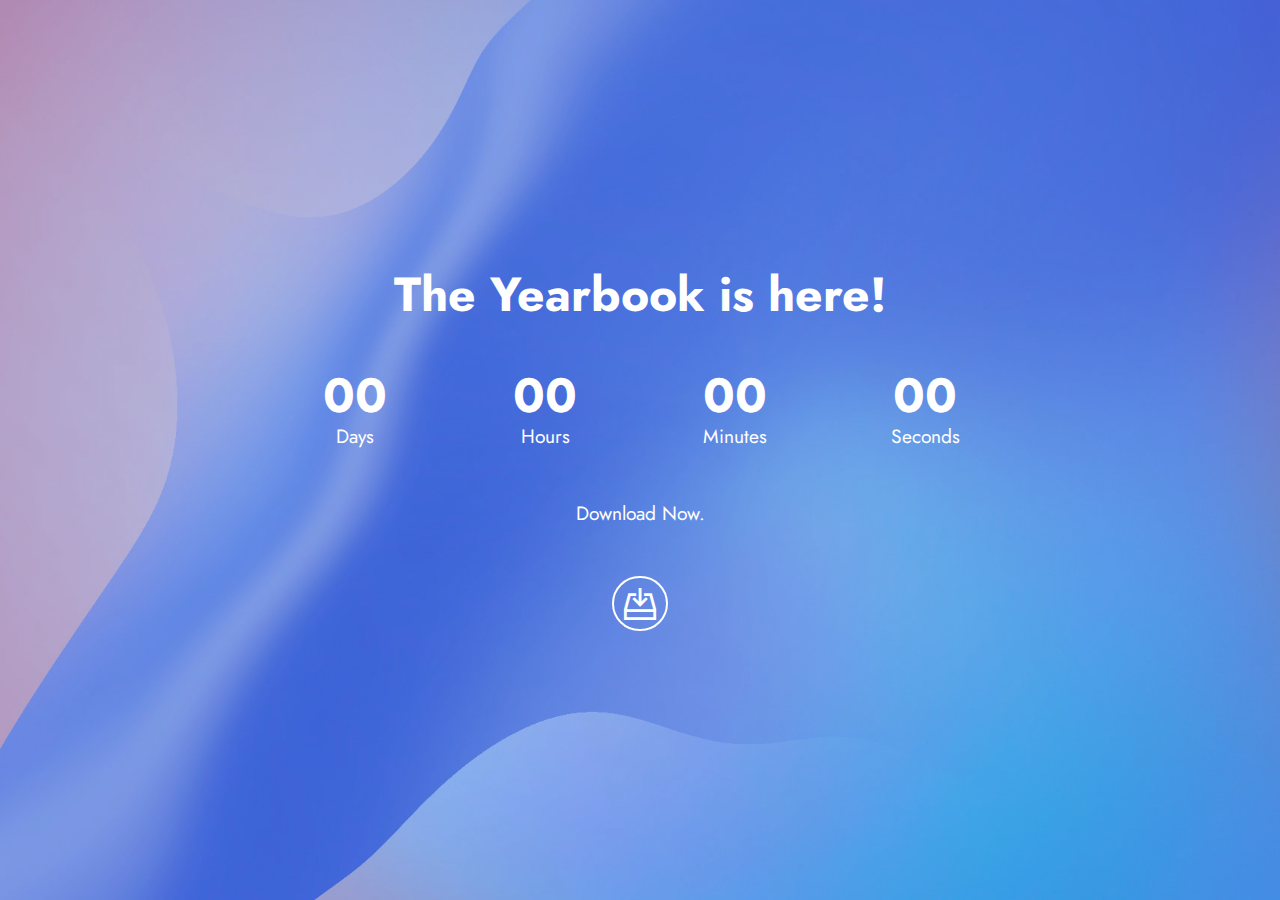
<file: index.html>
<!DOCTYPE html>
<html  >
<head>
  <meta charset="UTF-8">
  <meta http-equiv="X-UA-Compatible" content="IE=edge">
  <meta name="generator" content="Mobirise v5.8.4, mobirise.com">
  <meta name="viewport" content="width=device-width, initial-scale=1, minimum-scale=1">
  <link rel="shortcut icon" href="assets/images/logo.png" type="image/x-icon">
  <meta name="description" content="">
  
  
  <title>Yearbook is here!</title>
  <link rel="stylesheet" href="assets/web/assets/mobirise-icons2/mobirise2.css">
  <link rel="stylesheet" href="assets/bootstrap/css/bootstrap.min.css">
  <link rel="stylesheet" href="assets/bootstrap/css/bootstrap-grid.min.css">
  <link rel="stylesheet" href="assets/bootstrap/css/bootstrap-reboot.min.css">
  <link rel="stylesheet" href="assets/animatecss/animate.css">
  <link rel="stylesheet" href="assets/theme/css/style.css">
  <link rel="preload" href="https://fonts.googleapis.com/css?family=Bebas+Neue:400&display=swap" as="style" onload="this.onload=null;this.rel='stylesheet'">
  <noscript><link rel="stylesheet" href="https://fonts.googleapis.com/css?family=Bebas+Neue:400&display=swap"></noscript>
  <link rel="preload" href="https://fonts.googleapis.com/css?family=Jost:100,200,300,400,500,600,700,800,900,100i,200i,300i,400i,500i,600i,700i,800i,900i&display=swap" as="style" onload="this.onload=null;this.rel='stylesheet'">
  <noscript><link rel="stylesheet" href="https://fonts.googleapis.com/css?family=Jost:100,200,300,400,500,600,700,800,900,100i,200i,300i,400i,500i,600i,700i,800i,900i&display=swap"></noscript>
  <link rel="preload" as="style" href="assets/mobirise/css/mbr-additional.css"><link rel="stylesheet" href="assets/mobirise/css/mbr-additional.css" type="text/css">

  
  
  
</head>
<body>
  
  <section data-bs-version="5.1" class="countdown4 cid-tA1j0TSJNB mbr-fullscreen" id="countdown4-m">
    

    
    <div class="mbr-overlay" style="opacity: 0.4; background-color: rgb(68, 121, 217);">
    </div>
    <div class="container">
        <div class="row justify-content-center">
            <div class="col-lg-8">
                <h3 class="mbr-section-title mb-5 align-center mbr-fonts-style display-2">
                    <strong>The Yearbook is here!</strong></h3>
                
                <div class="countdown-cont align-center mb-5">
                    <div class="daysCountdown col-xs-3 col-sm-3 col-md-3" title="Days"></div>
                    <div class="hoursCountdown col-xs-3 col-sm-3 col-md-3" title="Hours"></div>
                    <div class="minutesCountdown col-xs-3 col-sm-3 col-md-3" title="Minutes"></div>
                    <div class="secondsCountdown col-xs-3 col-sm-3 col-md-3" title="Seconds"></div>
                    <div class="countdown" data-due-date="2023/04/01"></div>
                </div>
                <p class="mbr-text mb-5 align-center mbr-fonts-style display-7">
                    Download Now.</p>
                <div class="icons-menu row justify-content-center display-7">
                    
                    
                    
                    
                <div class="soc-item col-auto">
                        <a target="_blank" href="./assets/pdf/YEARBOOK 2022-2023.pdf" target="_blank" class="social__link">
                            <span class="mbr-iconfont mobi-mbri-to-local-drive mobi-mbri"></span>
                        </a>
                    </div></div>
                
            </div>
        </div>
    </div>
</section><script src="assets/bootstrap/js/bootstrap.bundle.min.js"></script>  <script src="assets/smoothscroll/smooth-scroll.js"></script>  <script src="assets/ytplayer/index.js"></script>  <script src="assets/countdown/countdown.js"></script>  <script src="assets/theme/js/script.js"></script>  
  
  
  <input name="animation" type="hidden">
  </body>
</html>
</file>
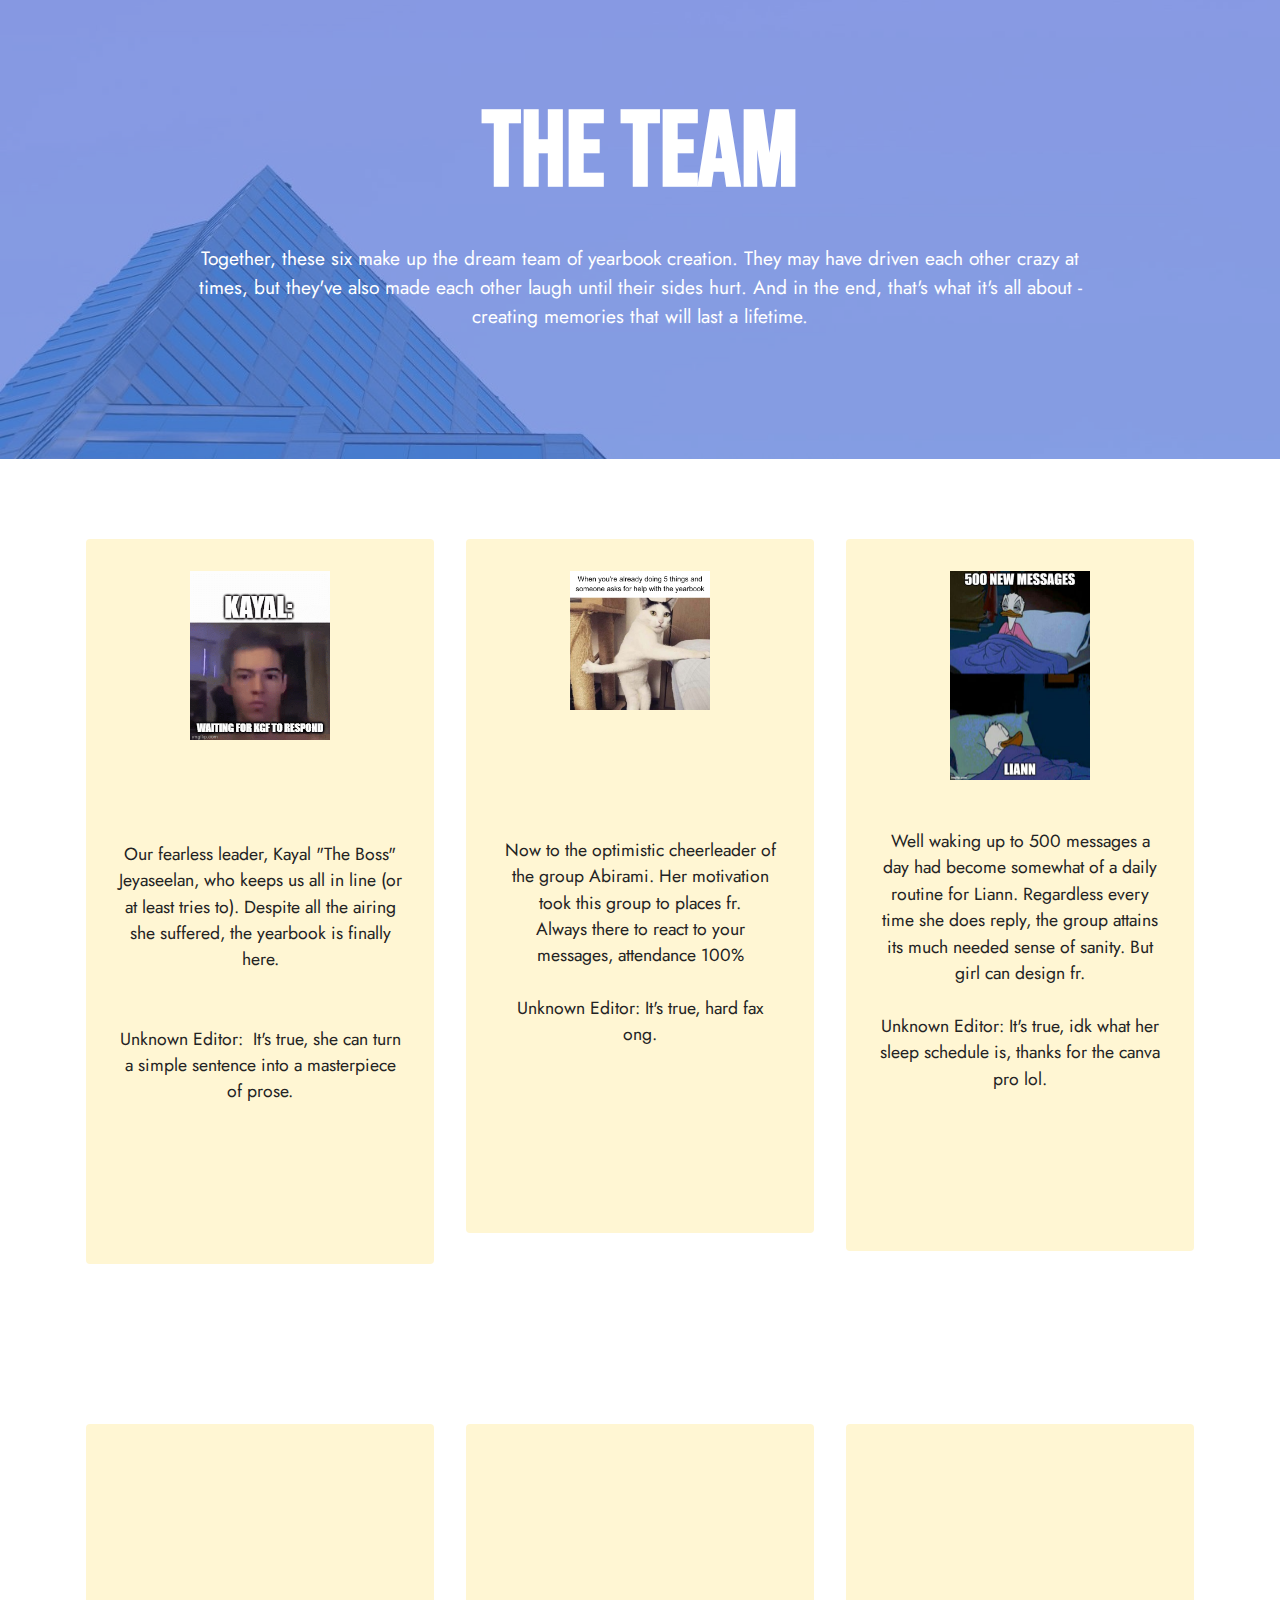
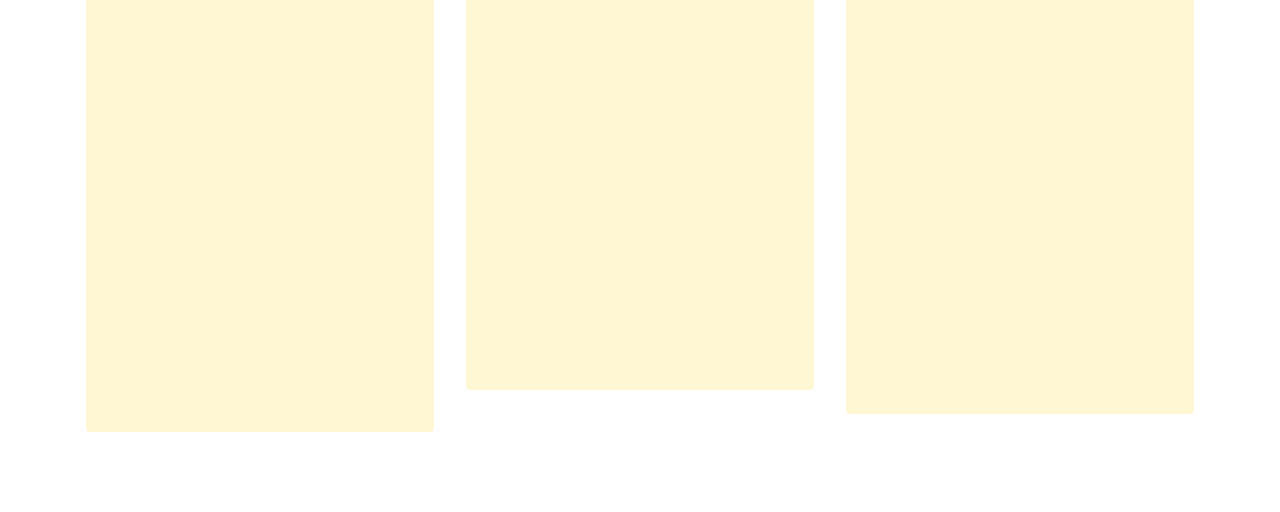
<file: teamfr/index.html>
<!DOCTYPE html>
<html  >
<head>
  <meta charset="UTF-8">
  <meta http-equiv="X-UA-Compatible" content="IE=edge">
  <meta name="generator" content="Mobirise v5.8.4, mobirise.com">
  <meta name="viewport" content="width=device-width, initial-scale=1, minimum-scale=1">
  <link rel="shortcut icon" href="assets/images/logo.png" type="image/x-icon">
  <meta name="description" content="">
  
  
  <title>Team KGF</title>
  <link rel="stylesheet" href="assets/web/assets/mobirise-icons2/mobirise2.css">
  <link rel="stylesheet" href="assets/bootstrap/css/bootstrap.min.css">
  <link rel="stylesheet" href="assets/bootstrap/css/bootstrap-grid.min.css">
  <link rel="stylesheet" href="assets/bootstrap/css/bootstrap-reboot.min.css">
  <link rel="stylesheet" href="assets/animatecss/animate.css">
  <link rel="stylesheet" href="assets/theme/css/style.css">
  <link rel="preload" href="https://fonts.googleapis.com/css?family=Bebas+Neue:400&display=swap" as="style" onload="this.onload=null;this.rel='stylesheet'">
  <noscript><link rel="stylesheet" href="https://fonts.googleapis.com/css?family=Bebas+Neue:400&display=swap"></noscript>
  <link rel="preload" href="https://fonts.googleapis.com/css?family=Jost:100,200,300,400,500,600,700,800,900,100i,200i,300i,400i,500i,600i,700i,800i,900i&display=swap" as="style" onload="this.onload=null;this.rel='stylesheet'">
  <noscript><link rel="stylesheet" href="https://fonts.googleapis.com/css?family=Jost:100,200,300,400,500,600,700,800,900,100i,200i,300i,400i,500i,600i,700i,800i,900i&display=swap"></noscript>
  <link rel="preload" as="style" href="assets/mobirise/css/mbr-additional.css"><link rel="stylesheet" href="assets/mobirise/css/mbr-additional.css" type="text/css">

  
  
  
</head>
<body>
  
  <section data-bs-version="5.1" class="info3 cid-tA4LMfn1IT" id="info3-s">

    

    
    <div class="mbr-overlay" style="opacity: 0.6; background-color: rgb(68, 121, 217);">
    </div>

    <div class="container">
        <div class="row justify-content-center">
            <div class="card col-12 col-lg-10">
                <div class="card-wrapper">
                    <div class="card-box align-center">
                        <h4 class="card-title mbr-fonts-style align-center mb-4 display-1">
                            <strong>THE TEAM</strong></h4>
                        <p class="mbr-text mbr-fonts-style mb-4 display-7">Together, these six make up the dream team of yearbook creation. They may have driven each other crazy at times, but they've also made each other laugh until their sides hurt. And in the end, that's what it's all about - creating memories that will last a lifetime.</p>
                        
                    </div>
                </div>
            </div>
        </div>
    </div>
</section>

<section data-bs-version="5.1" class="clients2 cid-tA4IpsSemu" id="clients2-p">

    

    
    
    <div class="container">
        <div class="row justify-content-center">
            <div class="card col-12 col-md-6 col-lg-4">
                <div class="card-wrapper">
                    <div class="img-wrapper">
                        <img src="assets/images/7gk10g-1.gif" alt="Mobirise Website Builder">
                    </div>
                    <div class="card-box align-center">
                        
                        <h5 class="card-title mbr-fonts-style mb-3 display-5"></h5>
                        <p class="mbr-text mbr-fonts-style mb-4 display-4"><br><br>Our fearless leader, Kayal "The Boss" Jeyaseelan, who keeps us all in line (or at least tries to). Despite all the airing she suffered, the yearbook is finally here.<br><br><br>Unknown Editor:&nbsp; It's true, she can turn a simple sentence into a masterpiece of prose.<br><br></p>
                        <div class="mbr-section-btn mt-3"><a class="btn btn-primary-outline display-4" href="https://www.youtube.com/watch?v=_Mz27EpAy-M" target="_blank">Kayal</a></div>
                    </div>
                </div>
            </div>
            <div class="card col-12 col-md-6 col-lg-4">
                <div class="card-wrapper">
                    <div class="img-wrapper">
                        <img src="assets/images/mem.jpg" alt="Mobirise Website Builder">
                    </div>
                    <div class="card-box align-center">
                        
                        <h5 class="card-title mbr-fonts-style mb-3 display-5"></h5>
                        <p class="mbr-text mbr-fonts-style mb-4 display-4"><br><br><br>Now to the optimistic cheerleader of the group Abirami. Her motivation took this group to places fr. <br>Always there to react to your messages, attendance 100%<br><br>Unknown Editor: It's true, hard fax ong.<br><br><br></p>
                        <div class="mbr-section-btn mt-3"><a class="btn btn-primary-outline display-4" href="https://www.youtube.com/watch?v=SlT4Qt7FLvQ" target="_blank">Abirami</a></div>
                    </div>
                </div>
            </div>
            <div class="card col-12 col-md-6 col-lg-4">
                <div class="card-wrapper">
                    <div class="img-wrapper">
                        <img src="assets/images/slep-280x419.jpg" alt="Mobirise Website Builder">
                    </div>
                    <div class="card-box align-center">
                        
                        <h5 class="card-title mbr-fonts-style mb-3 display-5"></h5>
                        <p class="mbr-text mbr-fonts-style mb-4 display-4">Well waking up to 500 messages a day had become somewhat of a daily routine for Liann. Regardless every time she does reply, the group attains its much needed sense of sanity. But girl&nbsp;can&nbsp;design&nbsp;fr.<br><br>Unknown Editor: It's true, idk what her sleep schedule is, thanks for the canva pro lol.<br><br></p>
                        <div class="mbr-section-btn mt-3"><a class="btn btn-primary-outline display-4" href="https://www.youtube.com/watch?v=rk3-Av1KblM" target="_blank">Liann</a></div>
                    </div>
                </div>
            </div>
            
        </div>
    </div>
</section>

<section data-bs-version="5.1" class="clients2 cid-tA4IpMcQSR" id="clients2-q">

    

    
    
    <div class="container">
        <div class="row justify-content-center">
            <div class="card col-12 col-md-6 col-lg-4">
                <div class="card-wrapper">
                    <div class="img-wrapper">
                        <img src="assets/images/errand.webp" alt="Mobirise Website Builder">
                    </div>
                    <div class="card-box align-center">
                        
                        <h5 class="card-title mbr-fonts-style mb-3 display-5"></h5>
                        <p class="mbr-text mbr-fonts-style mb-4 display-4"><br>“The man, the myth, the legend, the "diversity quota", also the one responsible for at least half&nbsp;of&nbsp;all&nbsp;design”<br><br>Unknown Editor: It's true he's the one who can turn a blank page into a work of art in minutes - he's our very own "Van Gogh".<br><br></p>
                        <div class="mbr-section-btn mt-3"><a class="btn btn-primary-outline display-4" href="https://www.youtube.com/watch?v=Qw2LUsS-Ujo" target="_blank">Keegan</a></div>
                    </div>
                </div>
            </div>
            <div class="card col-12 col-md-6 col-lg-4">
                <div class="card-wrapper">
                    <div class="img-wrapper">
                        <img src="assets/images/bro-280x337.png" alt="Mobirise Website Builder">
                    </div>
                    <div class="card-box align-center">
                        
                        <h5 class="card-title mbr-fonts-style mb-3 display-5"></h5>
                        <p class="mbr-text mbr-fonts-style mb-4 display-4">Unofficial "Bro" of the group. He may not say much, but his editing skills are second to none.<br><br>Unknown Editor: It's true, you gotta love how chill he is sometimes.<br><br></p>
                        <div class="mbr-section-btn mt-3"><a class="btn btn-primary-outline display-4" href="https://www.youtube.com/watch?v=fCnYnA1_1jQ" target="_blank">Adnan</a></div>
                    </div>
                </div>
            </div>
            <div class="card col-12 col-md-6 col-lg-4">
                <div class="card-wrapper">
                    <div class="img-wrapper">
                        <img src="assets/images/hacker.webp" alt="Mobirise Website Builder">
                    </div>
                    <div class="card-box align-center">
                        
                        <h5 class="card-title mbr-fonts-style mb-3 display-5"></h5>
                        <p class="mbr-text mbr-fonts-style mb-4 display-4">Now on to the one who suggested the yearbook in the first place. One can really vouch Johan’s contribution to the yearbook as ‘NICE’. The yearbook would have just not survived without his so very motivational stickers&nbsp;and&nbsp;memes.<br><br>Unknown Editor: Hi.</p>
                        <div class="mbr-section-btn mt-3"><a class="btn btn-primary-outline display-4" href="https://www.youtube.com/watch?v=QdezFxHfatw" target="_blank">Johan</a></div>
                    </div>
                </div>
            </div>
            
        </div>
    </div>
</section><script src="assets/bootstrap/js/bootstrap.bundle.min.js"></script>  <script src="assets/smoothscroll/smooth-scroll.js"></script>  <script src="assets/ytplayer/index.js"></script>  <script src="assets/theme/js/script.js"></script>  
  
  
  <input name="animation" type="hidden">
  </body>
</html>
</file>
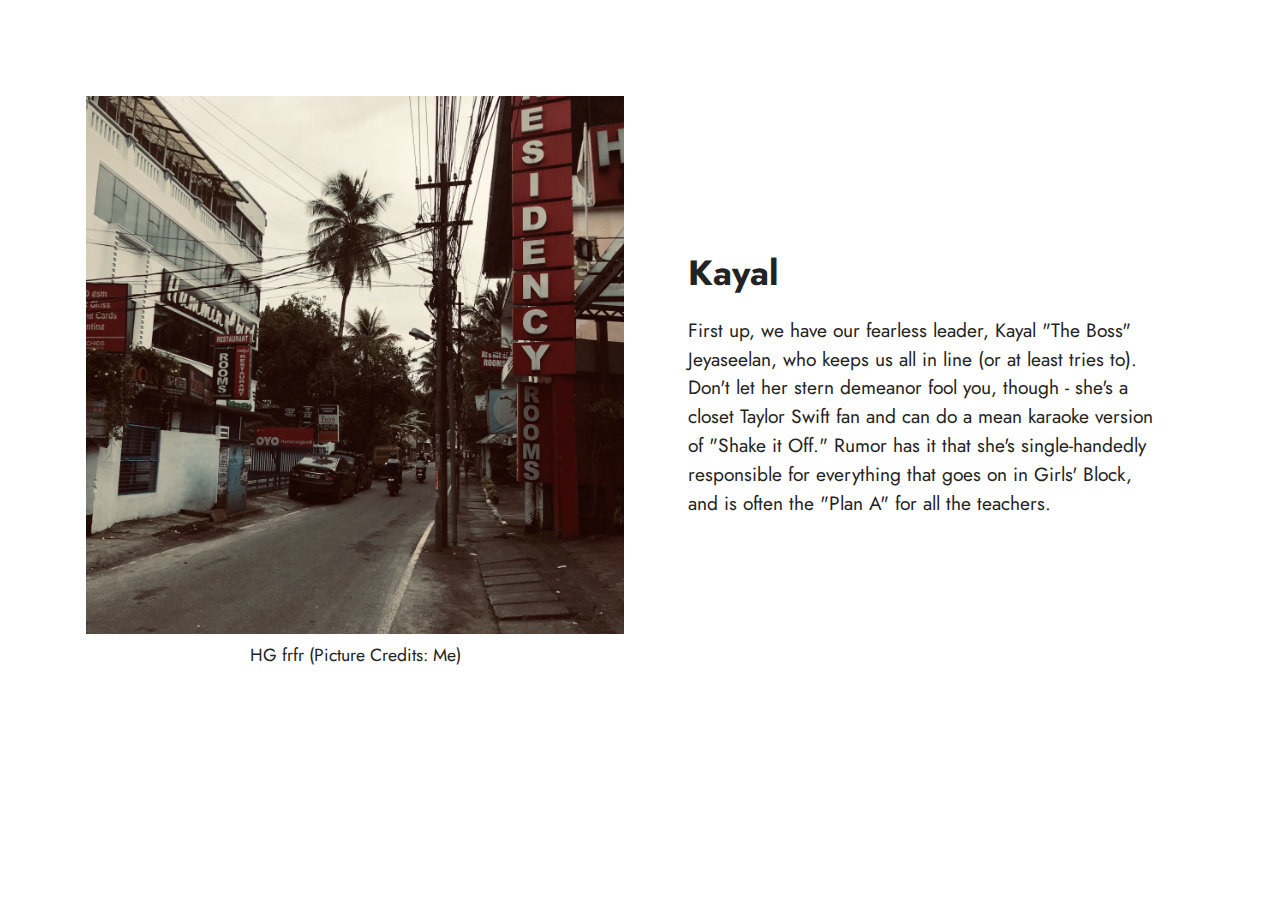
<file: ilyadheesh/lol.html>
<!DOCTYPE html>
<html  >
<head>
  <meta charset="UTF-8">
  <meta http-equiv="X-UA-Compatible" content="IE=edge">
  <meta name="generator" content="Mobirise v5.8.4, mobirise.com">
  <meta name="viewport" content="width=device-width, initial-scale=1, minimum-scale=1">
  <link rel="shortcut icon" href="assets/images/logo.png" type="image/x-icon">
  <meta name="description" content="">
  
  
  <title>Home</title>
  <link rel="stylesheet" href="assets/bootstrap/css/bootstrap.min.css">
  <link rel="stylesheet" href="assets/bootstrap/css/bootstrap-grid.min.css">
  <link rel="stylesheet" href="assets/bootstrap/css/bootstrap-reboot.min.css">
  <link rel="stylesheet" href="assets/animatecss/animate.css">
  <link rel="stylesheet" href="assets/theme/css/style.css">
  <link rel="preload" href="https://fonts.googleapis.com/css?family=Bebas+Neue:400&display=swap" as="style" onload="this.onload=null;this.rel='stylesheet'">
  <noscript><link rel="stylesheet" href="https://fonts.googleapis.com/css?family=Bebas+Neue:400&display=swap"></noscript>
  <link rel="preload" href="https://fonts.googleapis.com/css?family=Jost:100,200,300,400,500,600,700,800,900,100i,200i,300i,400i,500i,600i,700i,800i,900i&display=swap" as="style" onload="this.onload=null;this.rel='stylesheet'">
  <noscript><link rel="stylesheet" href="https://fonts.googleapis.com/css?family=Jost:100,200,300,400,500,600,700,800,900,100i,200i,300i,400i,500i,600i,700i,800i,900i&display=swap"></noscript>
  <link rel="preload" as="style" href="assets/mobirise/css/mbr-additional.css"><link rel="stylesheet" href="assets/mobirise/css/mbr-additional.css" type="text/css">

  
  
  
</head>
<body>
  
  <section data-bs-version="5.1" class="image1 cid-tA48mtMm5U" id="image1-n">
    

    
    

    <div class="container">
        <div class="row align-items-center">
            <div class="col-12 col-lg-6">
                <div class="image-wrapper">
                    <img src="assets/images/ff52d270-c180-4a3b-9baf-227800975edd-1256x1256.jpg" alt="Mobirise Website Builder">
                    <p class="mbr-description mbr-fonts-style pt-2 align-center display-4">
                    HG frfr (Picture Credits: Me)</p>
                </div>
            </div>
            <div class="col-12 col-lg">
                <div class="text-wrapper">
                    <h3 class="mbr-section-title mbr-fonts-style mb-3 display-5"><strong>Kayal</strong></h3>
                    <p class="mbr-text mbr-fonts-style display-7">
                        First up, we have our fearless leader, Kayal "The Boss" Jeyaseelan, who keeps us all in line (or at least tries to). Don't let her stern demeanor fool you, though - she's a closet Taylor Swift fan and can do a mean karaoke version of "Shake it Off." Rumor has it that she's single-handedly responsible for everything that goes on in Girls' Block, and is often the "Plan A" for all the teachers.</p>
                </div>
            </div>
        </div>
    </div>
</section><script src="assets/bootstrap/js/bootstrap.bundle.min.js"></script>  <script src="assets/smoothscroll/smooth-scroll.js"></script>  <script src="assets/ytplayer/index.js"></script>  <script src="assets/theme/js/script.js"></script>  
  
  
  <input name="animation" type="hidden">
  </body>
</html>
</file>
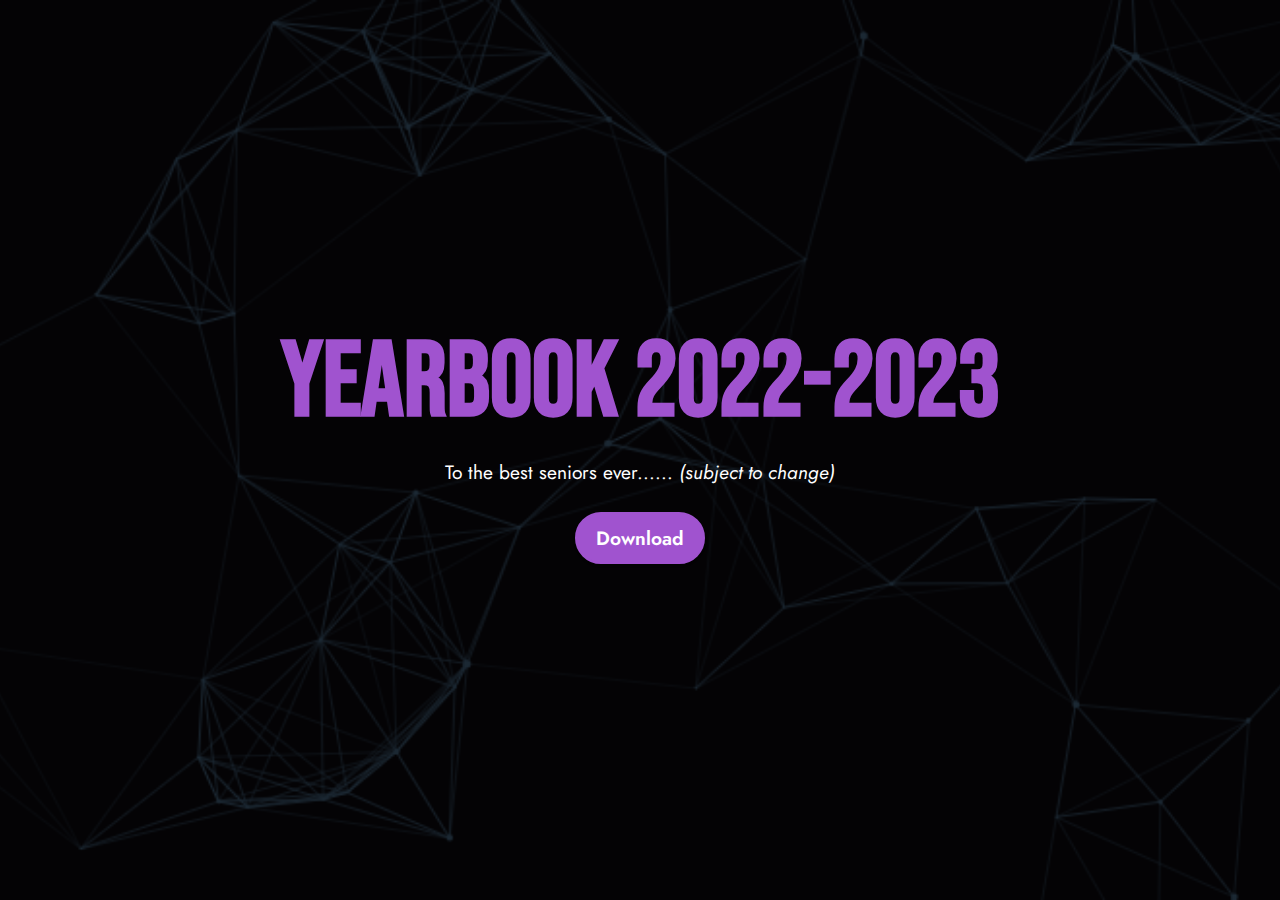
<file: yearbook/mb.html>
<!DOCTYPE html>
<html  >
<head>
  <meta charset="UTF-8">
  <meta http-equiv="X-UA-Compatible" content="IE=edge">
  <meta name="generator" content="Mobirise v5.8.4, mobirise.com">
  <meta name="viewport" content="width=device-width, initial-scale=1, minimum-scale=1">
  <link rel="shortcut icon" href="assets/images/logo.png" type="image/x-icon">
  <meta name="description" content="">
  
  
  <title>Yearbook</title>
  <link rel="stylesheet" href="assets/bootstrap/css/bootstrap.min.css">
  <link rel="stylesheet" href="assets/bootstrap/css/bootstrap-grid.min.css">
  <link rel="stylesheet" href="assets/bootstrap/css/bootstrap-reboot.min.css">
  <link rel="stylesheet" href="assets/animatecss/animate.css">
  <link rel="stylesheet" href="assets/theme/css/style.css">
  <link rel="preload" href="https://fonts.googleapis.com/css?family=Bebas+Neue:400&display=swap" as="style" onload="this.onload=null;this.rel='stylesheet'">
  <noscript><link rel="stylesheet" href="https://fonts.googleapis.com/css?family=Bebas+Neue:400&display=swap"></noscript>
  <link rel="preload" href="https://fonts.googleapis.com/css?family=Jost:100,200,300,400,500,600,700,800,900,100i,200i,300i,400i,500i,600i,700i,800i,900i&display=swap" as="style" onload="this.onload=null;this.rel='stylesheet'">
  <noscript><link rel="stylesheet" href="https://fonts.googleapis.com/css?family=Jost:100,200,300,400,500,600,700,800,900,100i,200i,300i,400i,500i,600i,700i,800i,900i&display=swap"></noscript>
  <link rel="preload" as="style" href="assets/mobirise/css/mbr-additional.css"><link rel="stylesheet" href="assets/mobirise/css/mbr-additional.css" type="text/css">

  
  
  
</head>
<body>
  
  <section data-bs-version="5.1" class="header1 cid-s48MCQYojq mbr-fullscreen" id="header1-f">

    

    <div class="mbr-overlay" style="opacity: 0.8; background-color: rgb(0, 0, 0);"></div>

    <div class="align-center container">
        <div class="row justify-content-center">
            <div class="col-12 col-lg-8">
                <h1 class="mbr-section-title mbr-fonts-style mb-3 display-1"><strong>YEARBOOK 2022-2023</strong></h1>
                
                <p class="mbr-text mbr-fonts-style display-7">To the best seniors ever......&nbsp;<em>(subject to change)</em></p>
                <div class="mbr-section-btn mt-3"><a class="btn btn-secondary display-7" target="_blank" href="./assets/yearbook/ADIS Yearbook 2022-23.pdf">Download</a></div>
            </div>
        </div>
    </div>

    
  <script src="https://form.jotform.com/s/umd/latest/for-cardform-feedback-embed.js"></script>
  <script>
    new JF_FeedbackEmbedButton({
      
  buttonIcon: "default",
  buttonFontColor: "#FFFFFF",
  buttonBackgroundColor: "#a053cf",
  formId: 230895469613063
  ,
      buttonText: "Give Feedback",
      buttonSide: "Bottom",
      buttonAlign: "Right",
      base: "https://form.jotform.com/",
    });
  </script>
  <script type="text/javascript">
    var ifr = document.getElementById("lightbox-230895469613063");
    if (ifr) {
      var src = ifr.src;
      var iframeParams = [];
      if (window.location.href && window.location.href.indexOf("?") > -1) {
        iframeParams = iframeParams.concat(window.location.href.substr(window.location.href.indexOf("?") + 1).split('&'));
      }
      if (src && src.indexOf("?") > -1) {
        iframeParams = iframeParams.concat(src.substr(src.indexOf("?") + 1).split("&"));
        src = src.substr(0, src.indexOf("?"))
      }
      iframeParams.push("isIframeEmbed=1");
      ifr.src = src + "?" + iframeParams.join('&');
    }
    window.handleIFrameMessage = function(e) {
      if (typeof e.data === 'object') { return; }
      var args = e.data.split(":");
      if (args.length > 2) { iframe = document.getElementById("lightbox-" + args[(args.length - 1)]); } else { iframe = document.getElementById("lightbox"); }
      if (!iframe) { return; }
      switch (args[0]) {
        case "scrollIntoView":
          iframe.scrollIntoView();
          break;
        case "setHeight":
          iframe.style.height = args[1] + "px";
          if (!isNaN(args[1]) && parseInt(iframe.style.minHeight) > parseInt(args[1])) {
            iframe.style.minHeight = args[1] + "px";
          }
          break;
        case "collapseErrorPage":
          if (iframe.clientHeight > window.innerHeight) {
            iframe.style.height = window.innerHeight + "px";
          }
          break;
        case "reloadPage":
          window.location.reload();
          break;
        case "loadScript":
          if( !window.isPermitted(e.origin, ['jotform.com', 'jotform.pro']) ) { break; }
          var src = args[1];
          if (args.length > 3) {
              src = args[1] + ':' + args[2];
          }
          var script = document.createElement('script');
          script.src = src;
          script.type = 'text/javascript';
          document.body.appendChild(script);
          break;
        case "exitFullscreen":
          if      (window.document.exitFullscreen)        window.document.exitFullscreen();
          else if (window.document.mozCancelFullScreen)   window.document.mozCancelFullScreen();
          else if (window.document.mozCancelFullscreen)   window.document.mozCancelFullScreen();
          else if (window.document.webkitExitFullscreen)  window.document.webkitExitFullscreen();
          else if (window.document.msExitFullscreen)      window.document.msExitFullscreen();
          break;
      }
      var isJotForm = (e.origin.indexOf("jotform") > -1) ? true : false;
      if(isJotForm && "contentWindow" in iframe && "postMessage" in iframe.contentWindow) {
        var urls = {"docurl":encodeURIComponent(document.URL),"referrer":encodeURIComponent(document.referrer)};
        iframe.contentWindow.postMessage(JSON.stringify({"type":"urls","value":urls}), "*");
      }
    };
    window.isPermitted = function(originUrl, whitelisted_domains) {
      var url = document.createElement('a');
      url.href = originUrl;
      var hostname = url.hostname;
      var result = false;
      if( typeof hostname !== 'undefined' ) {
        whitelisted_domains.forEach(function(element) {
            if( hostname.slice((-1 * element.length - 1)) === '.'.concat(element) ||  hostname === element ) {
                result = true;
            }
        });
        return result;
      }
    };
    if (window.addEventListener) {
      window.addEventListener("message", handleIFrameMessage, false);
    } else if (window.attachEvent) {
      window.attachEvent("onmessage", handleIFrameMessage);
    }
    </script>

</section> <script src="assets/bootstrap/js/bootstrap.bundle.min.js"></script>  <script src="assets/smoothscroll/smooth-scroll.js"></script>  <script src="assets/ytplayer/index.js"></script>  <script src="assets/theme/js/script.js"></script>  
  
  
  <input name="animation" type="hidden">
  </body>
</html>
</file>
<file: assets/web/assets/mobirise-icons2/mobirise2.css>
@font-face {
  font-family: 'Moririse2';
  font-display: swap;
  src:  url('mobirise2.eot?f2bix4');
  src:  url('mobirise2.eot?f2bix4#iefix') format('embedded-opentype'),
    url('mobirise2.ttf?f2bix4') format('truetype'),
    url('mobirise2.woff?f2bix4') format('woff'),
    url('mobirise2.svg?f2bix4#mobirise2') format('svg');
  font-weight: normal;
  font-style: normal;
}

[class^="mobi-"], [class*=" mobi-"] {
  /* use !important to prevent issues with browser extensions that change fonts */
  font-family: 'Moririse2' !important;
  speak: none;
  font-style: normal;
  font-weight: normal;
  font-variant: normal;
  text-transform: none;
  line-height: 1;

  /* Better Font Rendering =========== */
  -webkit-font-smoothing: antialiased;
  -moz-osx-font-smoothing: grayscale;
}

.mobi-mbri-add-submenu:before {
  content: "\e900";
}
.mobi-mbri-alert:before {
  content: "\e901";
}
.mobi-mbri-align-center:before {
  content: "\e902";
}
.mobi-mbri-align-justify:before {
  content: "\e903";
}
.mobi-mbri-align-left:before {
  content: "\e904";
}
.mobi-mbri-align-right:before {
  content: "\e905";
}
.mobi-mbri-android:before {
  content: "\e906";
}
.mobi-mbri-apple:before {
  content: "\e907";
}
.mobi-mbri-arrow-down:before {
  content: "\e908";
}
.mobi-mbri-arrow-next:before {
  content: "\e909";
}
.mobi-mbri-arrow-prev:before {
  content: "\e90a";
}
.mobi-mbri-arrow-up:before {
  content: "\e90b";
}
.mobi-mbri-bold:before {
  content: "\e90c";
}
.mobi-mbri-bookmark:before {
  content: "\e90d";
}
.mobi-mbri-bootstrap:before {
  content: "\e90e";
}
.mobi-mbri-briefcase:before {
  content: "\e90f";
}
.mobi-mbri-browse:before {
  content: "\e910";
}
.mobi-mbri-bulleted-list:before {
  content: "\e911";
}
.mobi-mbri-calendar:before {
  content: "\e912";
}
.mobi-mbri-camera:before {
  content: "\e913";
}
.mobi-mbri-cart-add:before {
  content: "\e914";
}
.mobi-mbri-cart-full:before {
  content: "\e915";
}
.mobi-mbri-cash:before {
  content: "\e916";
}
.mobi-mbri-change-style:before {
  content: "\e917";
}
.mobi-mbri-chat:before {
  content: "\e918";
}
.mobi-mbri-clock:before {
  content: "\e919";
}
.mobi-mbri-close:before {
  content: "\e91a";
}
.mobi-mbri-cloud:before {
  content: "\e91b";
}
.mobi-mbri-code:before {
  content: "\e91c";
}
.mobi-mbri-contact-form:before {
  content: "\e91d";
}
.mobi-mbri-credit-card:before {
  content: "\e91e";
}
.mobi-mbri-cursor-click:before {
  content: "\e91f";
}
.mobi-mbri-cust-feedback:before {
  content: "\e920";
}
.mobi-mbri-database:before {
  content: "\e921";
}
.mobi-mbri-delivery:before {
  content: "\e922";
}
.mobi-mbri-desktop:before {
  content: "\e923";
}
.mobi-mbri-devices:before {
  content: "\e924";
}
.mobi-mbri-down:before {
  content: "\e925";
}
.mobi-mbri-download-2:before {
  content: "\e926";
}
.mobi-mbri-download:before {
  content: "\e927";
}
.mobi-mbri-drag-n-drop-2:before {
  content: "\e928";
}
.mobi-mbri-drag-n-drop:before {
  content: "\e929";
}
.mobi-mbri-edit-2:before {
  content: "\e92a";
}
.mobi-mbri-edit:before {
  content: "\e92b";
}
.mobi-mbri-error:before {
  content: "\e92c";
}
.mobi-mbri-extension:before {
  content: "\e92d";
}
.mobi-mbri-features:before {
  content: "\e92e";
}
.mobi-mbri-file:before {
  content: "\e92f";
}
.mobi-mbri-flag:before {
  content: "\e930";
}
.mobi-mbri-folder:before {
  content: "\e931";
}
.mobi-mbri-gift:before {
  content: "\e932";
}
.mobi-mbri-github:before {
  content: "\e933";
}
.mobi-mbri-globe-2:before {
  content: "\e934";
}
.mobi-mbri-globe:before {
  content: "\e935";
}
.mobi-mbri-growing-chart:before {
  content: "\e936";
}
.mobi-mbri-hearth:before {
  content: "\e937";
}
.mobi-mbri-help:before {
  content: "\e938";
}
.mobi-mbri-home:before {
  content: "\e939";
}
.mobi-mbri-hot-cup:before {
  content: "\e93a";
}
.mobi-mbri-idea:before {
  content: "\e93b";
}
.mobi-mbri-image-gallery:before {
  content: "\e93c";
}
.mobi-mbri-image-slider:before {
  content: "\e93d";
}
.mobi-mbri-info:before {
  content: "\e93e";
}
.mobi-mbri-italic:before {
  content: "\e93f";
}
.mobi-mbri-key:before {
  content: "\e940";
}
.mobi-mbri-laptop:before {
  content: "\e941";
}
.mobi-mbri-layers:before {
  content: "\e942";
}
.mobi-mbri-left-right:before {
  content: "\e943";
}
.mobi-mbri-left:before {
  content: "\e944";
}
.mobi-mbri-letter:before {
  content: "\e945";
}
.mobi-mbri-like:before {
  content: "\e946";
}
.mobi-mbri-link:before {
  content: "\e947";
}
.mobi-mbri-lock:before {
  content: "\e948";
}
.mobi-mbri-login:before {
  content: "\e949";
}
.mobi-mbri-logout:before {
  content: "\e94a";
}
.mobi-mbri-magic-stick:before {
  content: "\e94b";
}
.mobi-mbri-map-pin:before {
  content: "\e94c";
}
.mobi-mbri-menu:before {
  content: "\e94d";
}
.mobi-mbri-mobile-2:before {
  content: "\e94e";
}
.mobi-mbri-mobile-horizontal:before {
  content: "\e94f";
}
.mobi-mbri-mobile:before {
  content: "\e950";
}
.mobi-mbri-mobirise:before {
  content: "\e951";
}
.mobi-mbri-more-horizontal:before {
  content: "\e952";
}
.mobi-mbri-more-vertical:before {
  content: "\e953";
}
.mobi-mbri-music:before {
  content: "\e954";
}
.mobi-mbri-new-file:before {
  content: "\e955";
}
.mobi-mbri-numbered-list:before {
  content: "\e956";
}
.mobi-mbri-opened-folder:before {
  content: "\e957";
}
.mobi-mbri-pages:before {
  content: "\e958";
}
.mobi-mbri-paper-plane:before {
  content: "\e959";
}
.mobi-mbri-paperclip:before {
  content: "\e95a";
}
.mobi-mbri-phone:before {
  content: "\e95b";
}
.mobi-mbri-photo:before {
  content: "\e95c";
}
.mobi-mbri-photos:before {
  content: "\e95d";
}
.mobi-mbri-pin:before {
  content: "\e95e";
}
.mobi-mbri-play:before {
  content: "\e95f";
}
.mobi-mbri-plus:before {
  content: "\e960";
}
.mobi-mbri-preview:before {
  content: "\e961";
}
.mobi-mbri-print:before {
  content: "\e962";
}
.mobi-mbri-protect:before {
  content: "\e963";
}
.mobi-mbri-question:before {
  content: "\e964";
}
.mobi-mbri-quote-left:before {
  content: "\e965";
}
.mobi-mbri-quote-right:before {
  content: "\e966";
}
.mobi-mbri-redo:before {
  content: "\e967";
}
.mobi-mbri-refresh:before {
  content: "\e968";
}
.mobi-mbri-responsive-2:before {
  content: "\e969";
}
.mobi-mbri-responsive:before {
  content: "\e96a";
}
.mobi-mbri-right:before {
  content: "\e96b";
}
.mobi-mbri-rocket:before {
  content: "\e96c";
}
.mobi-mbri-sad-face:before {
  content: "\e96d";
}
.mobi-mbri-sale:before {
  content: "\e96e";
}
.mobi-mbri-save:before {
  content: "\e96f";
}
.mobi-mbri-search:before {
  content: "\e970";
}
.mobi-mbri-setting-2:before {
  content: "\e971";
}
.mobi-mbri-setting-3:before {
  content: "\e972";
}
.mobi-mbri-setting:before {
  content: "\e973";
}
.mobi-mbri-share:before {
  content: "\e974";
}
.mobi-mbri-shopping-bag:before {
  content: "\e975";
}
.mobi-mbri-shopping-basket:before {
  content: "\e976";
}
.mobi-mbri-shopping-cart:before {
  content: "\e977";
}
.mobi-mbri-sites:before {
  content: "\e978";
}
.mobi-mbri-smile-face:before {
  content: "\e979";
}
.mobi-mbri-speed:before {
  content: "\e97a";
}
.mobi-mbri-star:before {
  content: "\e97b";
}
.mobi-mbri-success:before {
  content: "\e97c";
}
.mobi-mbri-sun:before {
  content: "\e97d";
}
.mobi-mbri-sun2:before {
  content: "\e97e";
}
.mobi-mbri-tablet-vertical:before {
  content: "\e97f";
}
.mobi-mbri-tablet:before {
  content: "\e980";
}
.mobi-mbri-target:before {
  content: "\e981";
}
.mobi-mbri-timer:before {
  content: "\e982";
}
.mobi-mbri-to-ftp:before {
  content: "\e983";
}
.mobi-mbri-to-local-drive:before {
  content: "\e984";
}
.mobi-mbri-touch-swipe:before {
  content: "\e985";
}
.mobi-mbri-touch:before {
  content: "\e986";
}
.mobi-mbri-trash:before {
  content: "\e987";
}
.mobi-mbri-underline:before {
  content: "\e988";
}
.mobi-mbri-undo:before {
  content: "\e989";
}
.mobi-mbri-unlink:before {
  content: "\e98a";
}
.mobi-mbri-unlock:before {
  content: "\e98b";
}
.mobi-mbri-up-down:before {
  content: "\e98c";
}
.mobi-mbri-up:before {
  content: "\e98d";
}
.mobi-mbri-update:before {
  content: "\e98e";
}
.mobi-mbri-upload-2:before {
  content: "\e98f";
}
.mobi-mbri-upload:before {
  content: "\e990";
}
.mobi-mbri-user-2:before {
  content: "\e991";
}
.mobi-mbri-user:before {
  content: "\e992";
}
.mobi-mbri-users:before {
  content: "\e993";
}
.mobi-mbri-video-play:before {
  content: "\e994";
}
.mobi-mbri-video:before {
  content: "\e995";
}
.mobi-mbri-watch:before {
  content: "\e996";
}
.mobi-mbri-website-theme-2:before {
  content: "\e997";
}
.mobi-mbri-website-theme:before {
  content: "\e998";
}
.mobi-mbri-wifi:before {
  content: "\e999";
}
.mobi-mbri-windows:before {
  content: "\e99a";
}
.mobi-mbri-zoom-in:before {
  content: "\e99b";
}
.mobi-mbri-zoom-out:before {
  content: "\e99c";
}
</file>
<file: assets/theme/css/style.css>
@charset "UTF-8";
section {
  background-color: #ffffff;
}

body {
  font-style: normal;
  line-height: 1.5;
  font-weight: 400;
  color: #232323;
  position: relative;
}

button {
  background-color: transparent;
  border-color: transparent;
}

section,
.container,
.container-fluid {
  position: relative;
  word-wrap: break-word;
}

a.mbr-iconfont:hover {
  text-decoration: none;
}

.article .lead p,
.article .lead ul,
.article .lead ol,
.article .lead pre,
.article .lead blockquote {
  margin-bottom: 0;
}

a {
  font-style: normal;
  font-weight: 400;
  cursor: pointer;
}
a, a:hover {
  text-decoration: none;
}

.mbr-section-title {
  font-style: normal;
  line-height: 1.3;
}

.mbr-section-subtitle {
  line-height: 1.3;
}

.mbr-text {
  font-style: normal;
  line-height: 1.7;
}

h1,
h2,
h3,
h4,
h5,
h6,
.display-1,
.display-2,
.display-4,
.display-5,
.display-7,
span,
p,
a {
  line-height: 1;
  word-break: break-word;
  word-wrap: break-word;
  font-weight: 400;
}

b,
strong {
  font-weight: bold;
}

input:-webkit-autofill, input:-webkit-autofill:hover, input:-webkit-autofill:focus, input:-webkit-autofill:active {
  transition-delay: 9999s;
  -webkit-transition-property: background-color, color;
  transition-property: background-color, color;
}

textarea[type=hidden] {
  display: none;
}

section {
  background-position: 50% 50%;
  background-repeat: no-repeat;
  background-size: cover;
}
section .mbr-background-video,
section .mbr-background-video-preview {
  position: absolute;
  bottom: 0;
  left: 0;
  right: 0;
  top: 0;
}

.hidden {
  visibility: hidden;
}

.mbr-z-index20 {
  z-index: 20;
}

/*! Base colors */
.mbr-white {
  color: #ffffff;
}

.mbr-black {
  color: #111111;
}

.mbr-bg-white {
  background-color: #ffffff;
}

.mbr-bg-black {
  background-color: #000000;
}

/*! Text-aligns */
.align-left {
  text-align: left;
}

.align-center {
  text-align: center;
}

.align-right {
  text-align: right;
}

/*! Font-weight  */
.mbr-light {
  font-weight: 300;
}

.mbr-regular {
  font-weight: 400;
}

.mbr-semibold {
  font-weight: 500;
}

.mbr-bold {
  font-weight: 700;
}

/*! Media  */
.media-content {
  flex-basis: 100%;
}

.media-container-row {
  display: flex;
  flex-direction: row;
  flex-wrap: wrap;
  justify-content: center;
  align-content: center;
  align-items: start;
}
.media-container-row .media-size-item {
  width: 400px;
}

.media-container-column {
  display: flex;
  flex-direction: column;
  flex-wrap: wrap;
  justify-content: center;
  align-content: center;
  align-items: stretch;
}
.media-container-column > * {
  width: 100%;
}

@media (min-width: 992px) {
  .media-container-row {
    flex-wrap: nowrap;
  }
}
figure {
  margin-bottom: 0;
  overflow: hidden;
}

figure[mbr-media-size] {
  transition: width 0.1s;
}

img,
iframe {
  display: block;
  width: 100%;
}

.card {
  background-color: transparent;
  border: none;
}

.card-box {
  width: 100%;
}

.card-img {
  text-align: center;
  flex-shrink: 0;
  -webkit-flex-shrink: 0;
}

.media {
  max-width: 100%;
  margin: 0 auto;
}

.mbr-figure {
  align-self: center;
}

.media-container > div {
  max-width: 100%;
}

.mbr-figure img,
.card-img img {
  width: 100%;
}

@media (max-width: 991px) {
  .media-size-item {
    width: auto !important;
  }

  .media {
    width: auto;
  }

  .mbr-figure {
    width: 100% !important;
  }
}
/*! Buttons */
.mbr-section-btn {
  margin-left: -0.6rem;
  margin-right: -0.6rem;
  font-size: 0;
}

.btn {
  font-weight: 600;
  border-width: 1px;
  font-style: normal;
  margin: 0.6rem 0.6rem;
  white-space: normal;
  transition: all 0.2s ease-in-out;
  display: inline-flex;
  align-items: center;
  justify-content: center;
  word-break: break-word;
}

.btn-sm {
  font-weight: 600;
  letter-spacing: 0px;
  transition: all 0.3s ease-in-out;
}

.btn-md {
  font-weight: 600;
  letter-spacing: 0px;
  transition: all 0.3s ease-in-out;
}

.btn-lg {
  font-weight: 600;
  letter-spacing: 0px;
  transition: all 0.3s ease-in-out;
}

.btn-form {
  margin: 0;
}
.btn-form:hover {
  cursor: pointer;
}

nav .mbr-section-btn {
  margin-left: 0rem;
  margin-right: 0rem;
}

/*! Btn icon margin */
.btn .mbr-iconfont,
.btn.btn-sm .mbr-iconfont {
  order: 1;
  cursor: pointer;
  margin-left: 0.5rem;
  vertical-align: sub;
}

.btn.btn-md .mbr-iconfont,
.btn.btn-md .mbr-iconfont {
  margin-left: 0.8rem;
}

.mbr-regular {
  font-weight: 400;
}

.mbr-semibold {
  font-weight: 500;
}

.mbr-bold {
  font-weight: 700;
}

[type=submit] {
  -webkit-appearance: none;
}

/*! Full-screen */
.mbr-fullscreen .mbr-overlay {
  min-height: 100vh;
}

.mbr-fullscreen {
  display: flex;
  display: -moz-flex;
  display: -ms-flex;
  display: -o-flex;
  align-items: center;
  min-height: 100vh;
  padding-top: 3rem;
  padding-bottom: 3rem;
}

/*! Map */
.map {
  height: 25rem;
  position: relative;
}
.map iframe {
  width: 100%;
  height: 100%;
}

/*! Scroll to top arrow */
.mbr-arrow-up {
  bottom: 25px;
  right: 90px;
  position: fixed;
  text-align: right;
  z-index: 5000;
  color: #ffffff;
  font-size: 22px;
}

.mbr-arrow-up a {
  background: rgba(0, 0, 0, 0.2);
  border-radius: 50%;
  color: #fff;
  display: inline-block;
  height: 60px;
  width: 60px;
  border: 2px solid #fff;
  outline-style: none !important;
  position: relative;
  text-decoration: none;
  transition: all 0.3s ease-in-out;
  cursor: pointer;
  text-align: center;
}
.mbr-arrow-up a:hover {
  background-color: rgba(0, 0, 0, 0.4);
}
.mbr-arrow-up a i {
  line-height: 60px;
}

.mbr-arrow-up-icon {
  display: block;
  color: #fff;
}

.mbr-arrow-up-icon::before {
  content: "›";
  display: inline-block;
  font-family: serif;
  font-size: 22px;
  line-height: 1;
  font-style: normal;
  position: relative;
  top: 6px;
  left: -4px;
  transform: rotate(-90deg);
}

/*! Arrow Down */
.mbr-arrow {
  position: absolute;
  bottom: 45px;
  left: 50%;
  width: 60px;
  height: 60px;
  cursor: pointer;
  background-color: rgba(80, 80, 80, 0.5);
  border-radius: 50%;
  transform: translateX(-50%);
}
@media (max-width: 767px) {
  .mbr-arrow {
    display: none;
  }
}
.mbr-arrow > a {
  display: inline-block;
  text-decoration: none;
  outline-style: none;
  -webkit-animation: arrowdown 1.7s ease-in-out infinite;
          animation: arrowdown 1.7s ease-in-out infinite;
  color: #ffffff;
}
.mbr-arrow > a > i {
  position: absolute;
  top: -2px;
  left: 15px;
  font-size: 2rem;
}

#scrollToTop a i::before {
  content: "";
  position: absolute;
  display: block;
  border-bottom: 2.5px solid #fff;
  border-left: 2.5px solid #fff;
  width: 27.8%;
  height: 27.8%;
  left: 50%;
  top: 51%;
  transform: translateY(-30%) translateX(-50%) rotate(135deg);
}

@keyframes arrowdown {
  0% {
    transform: translateY(0px);
  }
  50% {
    transform: translateY(-5px);
  }
  100% {
    transform: translateY(0px);
  }
}
@-webkit-keyframes arrowdown {
  0% {
    transform: translateY(0px);
  }
  50% {
    transform: translateY(-5px);
  }
  100% {
    transform: translateY(0px);
  }
}
@media (max-width: 500px) {
  .mbr-arrow-up {
    left: 0;
    right: 0;
    text-align: center;
  }
}
/*Gradients animation*/
@keyframes gradient-animation {
  from {
    background-position: 0% 100%;
    -webkit-animation-timing-function: ease-in-out;
            animation-timing-function: ease-in-out;
  }
  to {
    background-position: 100% 0%;
    -webkit-animation-timing-function: ease-in-out;
            animation-timing-function: ease-in-out;
  }
}
@-webkit-keyframes gradient-animation {
  from {
    background-position: 0% 100%;
    -webkit-animation-timing-function: ease-in-out;
            animation-timing-function: ease-in-out;
  }
  to {
    background-position: 100% 0%;
    -webkit-animation-timing-function: ease-in-out;
            animation-timing-function: ease-in-out;
  }
}
.bg-gradient {
  background-size: 200% 200%;
  animation: gradient-animation 5s infinite alternate;
  -webkit-animation: gradient-animation 5s infinite alternate;
}

.menu .navbar-brand {
  display: -webkit-flex;
}
.menu .navbar-brand span {
  display: flex;
  display: -webkit-flex;
}
.menu .navbar-brand .navbar-caption-wrap {
  display: -webkit-flex;
}
.menu .navbar-brand .navbar-logo img {
  display: -webkit-flex;
  width: auto;
}
@media (min-width: 768px) and (max-width: 991px) {
  .menu .navbar-toggleable-sm .navbar-nav {
    display: -ms-flexbox;
  }
}
@media (max-width: 991px) {
  .menu .navbar-collapse {
    max-height: 93.5vh;
  }
  .menu .navbar-collapse.show {
    overflow: auto;
  }
}
@media (min-width: 992px) {
  .menu .navbar-nav.nav-dropdown {
    display: -webkit-flex;
  }
  .menu .navbar-toggleable-sm .navbar-collapse {
    display: -webkit-flex !important;
  }
  .menu .collapsed .navbar-collapse {
    max-height: 93.5vh;
  }
  .menu .collapsed .navbar-collapse.show {
    overflow: auto;
  }
}
@media (max-width: 767px) {
  .menu .navbar-collapse {
    max-height: 80vh;
  }
}

.nav-link .mbr-iconfont {
  margin-right: 0.5rem;
}

.navbar {
  display: -webkit-flex;
  -webkit-flex-wrap: wrap;
  -webkit-align-items: center;
  -webkit-justify-content: space-between;
}

.navbar-collapse {
  -webkit-flex-basis: 100%;
  -webkit-flex-grow: 1;
  -webkit-align-items: center;
}

.nav-dropdown .link {
  padding: 0.667em 1.667em !important;
  margin: 0 !important;
}

.nav {
  display: -webkit-flex;
  -webkit-flex-wrap: wrap;
}

.row {
  display: -webkit-flex;
  -webkit-flex-wrap: wrap;
}

.justify-content-center {
  -webkit-justify-content: center;
}

.form-inline {
  display: -webkit-flex;
}

.card-wrapper {
  -webkit-flex: 1;
}

.carousel-control {
  z-index: 10;
  display: -webkit-flex;
}

.carousel-controls {
  display: -webkit-flex;
}

.media {
  display: -webkit-flex;
}

.form-group:focus {
  outline: none;
}

.jq-selectbox__select {
  padding: 7px 0;
  position: relative;
}

.jq-selectbox__dropdown {
  overflow: hidden;
  border-radius: 10px;
  position: absolute;
  top: 100%;
  left: 0 !important;
  width: 100% !important;
}

.jq-selectbox__trigger-arrow {
  right: 0;
  transform: translateY(-50%);
}

.jq-selectbox li {
  padding: 1.07em 0.5em;
}

input[type=range] {
  padding-left: 0 !important;
  padding-right: 0 !important;
}

.modal-dialog,
.modal-content {
  height: 100%;
}

.modal-dialog .carousel-inner {
  height: calc(100vh - 1.75rem);
}
@media (max-width: 575px) {
  .modal-dialog .carousel-inner {
    height: calc(100vh - 1rem);
  }
}

.carousel-item {
  text-align: center;
}

.carousel-item img {
  margin: auto;
}

.navbar-toggler {
  align-self: flex-start;
  padding: 0.25rem 0.75rem;
  font-size: 1.25rem;
  line-height: 1;
  background: transparent;
  border: 1px solid transparent;
  border-radius: 0.25rem;
}

.navbar-toggler:focus,
.navbar-toggler:hover {
  text-decoration: none;
  box-shadow: none;
}

.navbar-toggler-icon {
  display: inline-block;
  width: 1.5em;
  height: 1.5em;
  vertical-align: middle;
  content: "";
  background: no-repeat center center;
  background-size: 100% 100%;
}

.navbar-toggler-left {
  position: absolute;
  left: 1rem;
}

.navbar-toggler-right {
  position: absolute;
  right: 1rem;
}

.card-img {
  width: auto;
}

.menu .navbar.collapsed:not(.beta-menu) {
  flex-direction: column;
}

.carousel-item.active,
.carousel-item-next,
.carousel-item-prev {
  display: flex;
}

.note-air-layout .dropup .dropdown-menu,
.note-air-layout .navbar-fixed-bottom .dropdown .dropdown-menu {
  bottom: initial !important;
}

html,
body {
  height: auto;
  min-height: 100vh;
}

.dropup .dropdown-toggle::after {
  display: none;
}

.form-asterisk {
  font-family: initial;
  position: absolute;
  top: -2px;
  font-weight: normal;
}

.form-control-label {
  position: relative;
  cursor: pointer;
  margin-bottom: 0.357em;
  padding: 0;
}

.alert {
  color: #ffffff;
  border-radius: 0;
  border: 0;
  font-size: 1.1rem;
  line-height: 1.5;
  margin-bottom: 1.875rem;
  padding: 1.25rem;
  position: relative;
  text-align: center;
}
.alert.alert-form::after {
  background-color: inherit;
  bottom: -7px;
  content: "";
  display: block;
  height: 14px;
  left: 50%;
  margin-left: -7px;
  position: absolute;
  transform: rotate(45deg);
  width: 14px;
}

.form-control {
  background-color: #ffffff;
  background-clip: border-box;
  color: #232323;
  line-height: 1rem !important;
  height: auto;
  padding: 0.6rem 1.2rem;
  transition: border-color 0.25s ease 0s;
  border: 1px solid transparent !important;
  border-radius: 4px;
  box-shadow: rgba(0, 0, 0, 0.07) 0px 1px 1px 0px, rgba(0, 0, 0, 0.07) 0px 1px 3px 0px, rgba(0, 0, 0, 0.03) 0px 0px 0px 1px;
}
.form-active .form-control:invalid {
  border-color: red;
}

form .row {
  margin-left: -0.6rem;
  margin-right: -0.6rem;
}
form .row [class*=col] {
  padding-left: 0.6rem;
  padding-right: 0.6rem;
}

form .mbr-section-btn {
  margin: 0;
  padding-left: 0.6rem;
  padding-right: 0.6rem;
}

form .btn {
  display: flex;
  padding: 0.6rem 1.2rem;
  margin: 0;
}

form .form-check-input {
  margin-top: 0.5;
}

textarea.form-control {
  line-height: 1.5rem !important;
}

.form-group {
  margin-bottom: 1.2rem;
}

.form-control,
form .btn {
  min-height: 48px;
}

.gdpr-block label span.textGDPR input[name=gdpr] {
  top: 7px;
}

.form-control:focus {
  box-shadow: none;
}

:focus {
  outline: none;
}

.mbr-overlay {
  background-color: #000;
  bottom: 0;
  left: 0;
  opacity: 0.5;
  position: absolute;
  right: 0;
  top: 0;
  z-index: 0;
  pointer-events: none;
}

blockquote {
  font-style: italic;
  padding: 3rem;
  font-size: 1.09rem;
  position: relative;
  border-left: 3px solid;
}

ul,
ol,
pre,
blockquote {
  margin-bottom: 2.3125rem;
}

.mt-4 {
  margin-top: 2rem !important;
}

.mb-4 {
  margin-bottom: 2rem !important;
}

@media (min-width: 992px) {
  .container {
    padding-left: 16px;
    padding-right: 16px;
  }

  .row {
    margin-left: -16px;
    margin-right: -16px;
  }
  .row > [class*=col] {
    padding-left: 16px;
    padding-right: 16px;
  }
}
@media (min-width: 768px) {
  .container-fluid {
    padding-left: 32px;
    padding-right: 32px;
  }
}
@media (min-width: 768px) and (max-width: 991px) {
  .mbr-container {
    padding-left: 32px;
    padding-right: 32px;
  }
}
@media (max-width: 767px) {
  .mbr-container {
    padding-left: 16px;
    padding-right: 16px;
  }
}
.card-wrapper,
.item-wrapper {
  overflow: hidden;
}

.app-video-wrapper > img {
  opacity: 1;
}

.item {
  position: relative;
}

.dropdown-menu .dropdown-menu {
  left: 100%;
}

.dropdown-item + .dropdown-menu {
  display: none;
}

.dropdown-item:hover + .dropdown-menu,
.dropdown-menu:hover {
  display: block;
}

@media (min-aspect-ratio: 16/9) {
  .mbr-video-foreground {
    height: 300% !important;
    top: -100% !important;
  }
}
@media (max-aspect-ratio: 16/9) {
  .mbr-video-foreground {
    width: 300% !important;
    left: -100% !important;
  }
}.engine {
	position: absolute;
	text-indent: -2400px;
	text-align: center;
	padding: 0;
	top: 0;
	left: -2400px;
}
</file>
<file: assets/mobirise/css/mbr-additional.css>
.btn {
  border-width: 2px;
}
body {
  font-family: Jost;
}
.display-1 {
  font-family: 'Bebas Neue', display;
  font-size: 6.6rem;
  line-height: 1.1;
}
.display-1 > .mbr-iconfont {
  font-size: 8.25rem;
}
.display-2 {
  font-family: 'Jost', sans-serif;
  font-size: 3rem;
  line-height: 1.1;
}
.display-2 > .mbr-iconfont {
  font-size: 3.75rem;
}
.display-4 {
  font-family: 'Jost', sans-serif;
  font-size: 1.1rem;
  line-height: 1.5;
}
.display-4 > .mbr-iconfont {
  font-size: 1.375rem;
}
.display-5 {
  font-family: 'Jost', sans-serif;
  font-size: 2.2rem;
  line-height: 1.5;
}
.display-5 > .mbr-iconfont {
  font-size: 2.75rem;
}
.display-7 {
  font-family: 'Jost', sans-serif;
  font-size: 1.2rem;
  line-height: 1.5;
}
.display-7 > .mbr-iconfont {
  font-size: 1.5rem;
}
/* ---- Fluid typography for mobile devices ---- */
/* 1.4 - font scale ratio ( bootstrap == 1.42857 ) */
/* 100vw - current viewport width */
/* (48 - 20)  48 == 48rem == 768px, 20 == 20rem == 320px(minimal supported viewport) */
/* 0.65 - min scale variable, may vary */
@media (max-width: 992px) {
  .display-1 {
    font-size: 5.28rem;
  }
}
@media (max-width: 768px) {
  .display-1 {
    font-size: 4.62rem;
    font-size: calc( 2.96rem + (6.6 - 2.96) * ((100vw - 20rem) / (48 - 20)));
    line-height: calc( 1.1 * (2.96rem + (6.6 - 2.96) * ((100vw - 20rem) / (48 - 20))));
  }
  .display-2 {
    font-size: 2.4rem;
    font-size: calc( 1.7rem + (3 - 1.7) * ((100vw - 20rem) / (48 - 20)));
    line-height: calc( 1.3 * (1.7rem + (3 - 1.7) * ((100vw - 20rem) / (48 - 20))));
  }
  .display-4 {
    font-size: 0.88rem;
    font-size: calc( 1.0350000000000001rem + (1.1 - 1.0350000000000001) * ((100vw - 20rem) / (48 - 20)));
    line-height: calc( 1.4 * (1.0350000000000001rem + (1.1 - 1.0350000000000001) * ((100vw - 20rem) / (48 - 20))));
  }
  .display-5 {
    font-size: 1.76rem;
    font-size: calc( 1.42rem + (2.2 - 1.42) * ((100vw - 20rem) / (48 - 20)));
    line-height: calc( 1.4 * (1.42rem + (2.2 - 1.42) * ((100vw - 20rem) / (48 - 20))));
  }
  .display-7 {
    font-size: 0.96rem;
    font-size: calc( 1.07rem + (1.2 - 1.07) * ((100vw - 20rem) / (48 - 20)));
    line-height: calc( 1.4 * (1.07rem + (1.2 - 1.07) * ((100vw - 20rem) / (48 - 20))));
  }
}
/* Buttons */
.btn {
  padding: 0.6rem 1.2rem;
  border-radius: 4px;
}
.btn-sm {
  padding: 0.6rem 1.2rem;
  border-radius: 4px;
}
.btn-md {
  padding: 0.6rem 1.2rem;
  border-radius: 4px;
}
.btn-lg {
  padding: 1rem 2.6rem;
  border-radius: 4px;
}
.bg-primary {
  background-color: #6592e6 !important;
}
.bg-success {
  background-color: #40b0bf !important;
}
.bg-info {
  background-color: #47b5ed !important;
}
.bg-warning {
  background-color: #ffe161 !important;
}
.bg-danger {
  background-color: #ff9966 !important;
}
.btn-primary,
.btn-primary:active {
  background-color: #6592e6 !important;
  border-color: #6592e6 !important;
  color: #ffffff !important;
  box-shadow: 0 2px 2px 0 rgba(0, 0, 0, 0.2);
}
.btn-primary:hover,
.btn-primary:focus,
.btn-primary.focus,
.btn-primary.active {
  color: #ffffff !important;
  background-color: #2260d2 !important;
  border-color: #2260d2 !important;
  box-shadow: 0 2px 5px 0 rgba(0, 0, 0, 0.2);
}
.btn-primary.disabled,
.btn-primary:disabled {
  color: #ffffff !important;
  background-color: #2260d2 !important;
  border-color: #2260d2 !important;
}
.btn-secondary,
.btn-secondary:active {
  background-color: #a053cf !important;
  border-color: #a053cf !important;
  color: #ffffff !important;
  box-shadow: 0 2px 2px 0 rgba(0, 0, 0, 0.2);
}
.btn-secondary:hover,
.btn-secondary:focus,
.btn-secondary.focus,
.btn-secondary.active {
  color: #ffffff !important;
  background-color: #742c9f !important;
  border-color: #742c9f !important;
  box-shadow: 0 2px 5px 0 rgba(0, 0, 0, 0.2);
}
.btn-secondary.disabled,
.btn-secondary:disabled {
  color: #ffffff !important;
  background-color: #742c9f !important;
  border-color: #742c9f !important;
}
.btn-info,
.btn-info:active {
  background-color: #47b5ed !important;
  border-color: #47b5ed !important;
  color: #ffffff !important;
  box-shadow: 0 2px 2px 0 rgba(0, 0, 0, 0.2);
}
.btn-info:hover,
.btn-info:focus,
.btn-info.focus,
.btn-info.active {
  color: #ffffff !important;
  background-color: #148cca !important;
  border-color: #148cca !important;
  box-shadow: 0 2px 5px 0 rgba(0, 0, 0, 0.2);
}
.btn-info.disabled,
.btn-info:disabled {
  color: #ffffff !important;
  background-color: #148cca !important;
  border-color: #148cca !important;
}
.btn-success,
.btn-success:active {
  background-color: #40b0bf !important;
  border-color: #40b0bf !important;
  color: #ffffff !important;
  box-shadow: 0 2px 2px 0 rgba(0, 0, 0, 0.2);
}
.btn-success:hover,
.btn-success:focus,
.btn-success.focus,
.btn-success.active {
  color: #ffffff !important;
  background-color: #2a747e !important;
  border-color: #2a747e !important;
  box-shadow: 0 2px 5px 0 rgba(0, 0, 0, 0.2);
}
.btn-success.disabled,
.btn-success:disabled {
  color: #ffffff !important;
  background-color: #2a747e !important;
  border-color: #2a747e !important;
}
.btn-warning,
.btn-warning:active {
  background-color: #ffe161 !important;
  border-color: #ffe161 !important;
  color: #614f00 !important;
  box-shadow: 0 2px 2px 0 rgba(0, 0, 0, 0.2);
}
.btn-warning:hover,
.btn-warning:focus,
.btn-warning.focus,
.btn-warning.active {
  color: #0a0800 !important;
  background-color: #ffd10a !important;
  border-color: #ffd10a !important;
  box-shadow: 0 2px 5px 0 rgba(0, 0, 0, 0.2);
}
.btn-warning.disabled,
.btn-warning:disabled {
  color: #614f00 !important;
  background-color: #ffd10a !important;
  border-color: #ffd10a !important;
}
.btn-danger,
.btn-danger:active {
  background-color: #ff9966 !important;
  border-color: #ff9966 !important;
  color: #ffffff !important;
  box-shadow: 0 2px 2px 0 rgba(0, 0, 0, 0.2);
}
.btn-danger:hover,
.btn-danger:focus,
.btn-danger.focus,
.btn-danger.active {
  color: #ffffff !important;
  background-color: #ff5f0f !important;
  border-color: #ff5f0f !important;
  box-shadow: 0 2px 5px 0 rgba(0, 0, 0, 0.2);
}
.btn-danger.disabled,
.btn-danger:disabled {
  color: #ffffff !important;
  background-color: #ff5f0f !important;
  border-color: #ff5f0f !important;
}
.btn-white,
.btn-white:active {
  background-color: #fafafa !important;
  border-color: #fafafa !important;
  color: #7a7a7a !important;
  box-shadow: 0 2px 2px 0 rgba(0, 0, 0, 0.2);
}
.btn-white:hover,
.btn-white:focus,
.btn-white.focus,
.btn-white.active {
  color: #4f4f4f !important;
  background-color: #cfcfcf !important;
  border-color: #cfcfcf !important;
  box-shadow: 0 2px 5px 0 rgba(0, 0, 0, 0.2);
}
.btn-white.disabled,
.btn-white:disabled {
  color: #7a7a7a !important;
  background-color: #cfcfcf !important;
  border-color: #cfcfcf !important;
}
.btn-black,
.btn-black:active {
  background-color: #232323 !important;
  border-color: #232323 !important;
  color: #ffffff !important;
  box-shadow: 0 2px 2px 0 rgba(0, 0, 0, 0.2);
}
.btn-black:hover,
.btn-black:focus,
.btn-black.focus,
.btn-black.active {
  color: #ffffff !important;
  background-color: #000000 !important;
  border-color: #000000 !important;
  box-shadow: 0 2px 5px 0 rgba(0, 0, 0, 0.2);
}
.btn-black.disabled,
.btn-black:disabled {
  color: #ffffff !important;
  background-color: #000000 !important;
  border-color: #000000 !important;
}
.btn-primary-outline,
.btn-primary-outline:active {
  background-color: transparent !important;
  border-color: #6592e6;
  color: #6592e6;
}
.btn-primary-outline:hover,
.btn-primary-outline:focus,
.btn-primary-outline.focus,
.btn-primary-outline.active {
  color: #2260d2 !important;
  background-color: transparent!important;
  border-color: #2260d2 !important;
  box-shadow: none!important;
}
.btn-primary-outline.disabled,
.btn-primary-outline:disabled {
  color: #ffffff !important;
  background-color: #6592e6 !important;
  border-color: #6592e6 !important;
}
.btn-secondary-outline,
.btn-secondary-outline:active {
  background-color: transparent !important;
  border-color: #a053cf;
  color: #a053cf;
}
.btn-secondary-outline:hover,
.btn-secondary-outline:focus,
.btn-secondary-outline.focus,
.btn-secondary-outline.active {
  color: #742c9f !important;
  background-color: transparent!important;
  border-color: #742c9f !important;
  box-shadow: none!important;
}
.btn-secondary-outline.disabled,
.btn-secondary-outline:disabled {
  color: #ffffff !important;
  background-color: #a053cf !important;
  border-color: #a053cf !important;
}
.btn-info-outline,
.btn-info-outline:active {
  background-color: transparent !important;
  border-color: #47b5ed;
  color: #47b5ed;
}
.btn-info-outline:hover,
.btn-info-outline:focus,
.btn-info-outline.focus,
.btn-info-outline.active {
  color: #148cca !important;
  background-color: transparent!important;
  border-color: #148cca !important;
  box-shadow: none!important;
}
.btn-info-outline.disabled,
.btn-info-outline:disabled {
  color: #ffffff !important;
  background-color: #47b5ed !important;
  border-color: #47b5ed !important;
}
.btn-success-outline,
.btn-success-outline:active {
  background-color: transparent !important;
  border-color: #40b0bf;
  color: #40b0bf;
}
.btn-success-outline:hover,
.btn-success-outline:focus,
.btn-success-outline.focus,
.btn-success-outline.active {
  color: #2a747e !important;
  background-color: transparent!important;
  border-color: #2a747e !important;
  box-shadow: none!important;
}
.btn-success-outline.disabled,
.btn-success-outline:disabled {
  color: #ffffff !important;
  background-color: #40b0bf !important;
  border-color: #40b0bf !important;
}
.btn-warning-outline,
.btn-warning-outline:active {
  background-color: transparent !important;
  border-color: #ffe161;
  color: #ffe161;
}
.btn-warning-outline:hover,
.btn-warning-outline:focus,
.btn-warning-outline.focus,
.btn-warning-outline.active {
  color: #ffd10a !important;
  background-color: transparent!important;
  border-color: #ffd10a !important;
  box-shadow: none!important;
}
.btn-warning-outline.disabled,
.btn-warning-outline:disabled {
  color: #614f00 !important;
  background-color: #ffe161 !important;
  border-color: #ffe161 !important;
}
.btn-danger-outline,
.btn-danger-outline:active {
  background-color: transparent !important;
  border-color: #ff9966;
  color: #ff9966;
}
.btn-danger-outline:hover,
.btn-danger-outline:focus,
.btn-danger-outline.focus,
.btn-danger-outline.active {
  color: #ff5f0f !important;
  background-color: transparent!important;
  border-color: #ff5f0f !important;
  box-shadow: none!important;
}
.btn-danger-outline.disabled,
.btn-danger-outline:disabled {
  color: #ffffff !important;
  background-color: #ff9966 !important;
  border-color: #ff9966 !important;
}
.btn-black-outline,
.btn-black-outline:active {
  background-color: transparent !important;
  border-color: #232323;
  color: #232323;
}
.btn-black-outline:hover,
.btn-black-outline:focus,
.btn-black-outline.focus,
.btn-black-outline.active {
  color: #000000 !important;
  background-color: transparent!important;
  border-color: #000000 !important;
  box-shadow: none!important;
}
.btn-black-outline.disabled,
.btn-black-outline:disabled {
  color: #ffffff !important;
  background-color: #232323 !important;
  border-color: #232323 !important;
}
.btn-white-outline,
.btn-white-outline:active {
  background-color: transparent !important;
  border-color: #fafafa;
  color: #fafafa;
}
.btn-white-outline:hover,
.btn-white-outline:focus,
.btn-white-outline.focus,
.btn-white-outline.active {
  color: #cfcfcf !important;
  background-color: transparent!important;
  border-color: #cfcfcf !important;
  box-shadow: none!important;
}
.btn-white-outline.disabled,
.btn-white-outline:disabled {
  color: #7a7a7a !important;
  background-color: #fafafa !important;
  border-color: #fafafa !important;
}
.text-primary {
  color: #6592e6 !important;
}
.text-secondary {
  color: #a053cf !important;
}
.text-success {
  color: #40b0bf !important;
}
.text-info {
  color: #47b5ed !important;
}
.text-warning {
  color: #ffe161 !important;
}
.text-danger {
  color: #ff9966 !important;
}
.text-white {
  color: #fafafa !important;
}
.text-black {
  color: #232323 !important;
}
a.text-primary:hover,
a.text-primary:focus,
a.text-primary.active {
  color: #205ac5 !important;
}
a.text-secondary:hover,
a.text-secondary:focus,
a.text-secondary.active {
  color: #6b2993 !important;
}
a.text-success:hover,
a.text-success:focus,
a.text-success.active {
  color: #266a73 !important;
}
a.text-info:hover,
a.text-info:focus,
a.text-info.active {
  color: #1283bc !important;
}
a.text-warning:hover,
a.text-warning:focus,
a.text-warning.active {
  color: #facb00 !important;
}
a.text-danger:hover,
a.text-danger:focus,
a.text-danger.active {
  color: #ff5500 !important;
}
a.text-white:hover,
a.text-white:focus,
a.text-white.active {
  color: #c7c7c7 !important;
}
a.text-black:hover,
a.text-black:focus,
a.text-black.active {
  color: #000000 !important;
}
a[class*="text-"]:not(.nav-link):not(.dropdown-item):not([role]):not(.navbar-caption) {
  position: relative;
  background-image: transparent;
  background-size: 10000px 2px;
  background-repeat: no-repeat;
  background-position: 0px 1.2em;
  background-position: -10000px 1.2em;
}
a[class*="text-"]:not(.nav-link):not(.dropdown-item):not([role]):not(.navbar-caption):hover {
  transition: background-position 2s ease-in-out;
  background-image: linear-gradient(currentColor 50%, currentColor 50%);
  background-position: 0px 1.2em;
}
.nav-tabs .nav-link.active {
  color: #6592e6;
}
.nav-tabs .nav-link:not(.active) {
  color: #232323;
}
.alert-success {
  background-color: #70c770;
}
.alert-info {
  background-color: #47b5ed;
}
.alert-warning {
  background-color: #ffe161;
}
.alert-danger {
  background-color: #ff9966;
}
.mbr-section-btn a.btn:not(.btn-form) {
  border-radius: 100px;
}
.mbr-gallery-filter li a {
  border-radius: 100px !important;
}
.mbr-gallery-filter li.active .btn {
  background-color: #6592e6;
  border-color: #6592e6;
  color: #ffffff;
}
.mbr-gallery-filter li.active .btn:focus {
  box-shadow: none;
}
.nav-tabs .nav-link {
  border-radius: 100px !important;
}
a,
a:hover {
  color: #6592e6;
}
.mbr-plan-header.bg-primary .mbr-plan-subtitle,
.mbr-plan-header.bg-primary .mbr-plan-price-desc {
  color: #ffffff;
}
.mbr-plan-header.bg-success .mbr-plan-subtitle,
.mbr-plan-header.bg-success .mbr-plan-price-desc {
  color: #a0d8df;
}
.mbr-plan-header.bg-info .mbr-plan-subtitle,
.mbr-plan-header.bg-info .mbr-plan-price-desc {
  color: #ffffff;
}
.mbr-plan-header.bg-warning .mbr-plan-subtitle,
.mbr-plan-header.bg-warning .mbr-plan-price-desc {
  color: #ffffff;
}
.mbr-plan-header.bg-danger .mbr-plan-subtitle,
.mbr-plan-header.bg-danger .mbr-plan-price-desc {
  color: #ffffff;
}
/* Scroll to top button*/
.scrollToTop_wraper {
  display: none;
}
.form-control {
  font-family: 'Jost', sans-serif;
  font-size: 1.1rem;
  line-height: 1.5;
  font-weight: 400;
}
.form-control > .mbr-iconfont {
  font-size: 1.375rem;
}
.form-control:hover,
.form-control:focus {
  box-shadow: rgba(0, 0, 0, 0.07) 0px 1px 1px 0px, rgba(0, 0, 0, 0.07) 0px 1px 3px 0px, rgba(0, 0, 0, 0.03) 0px 0px 0px 1px;
  border-color: #6592e6 !important;
}
.form-control:-webkit-input-placeholder {
  font-family: 'Jost', sans-serif;
  font-size: 1.1rem;
  line-height: 1.5;
  font-weight: 400;
}
.form-control:-webkit-input-placeholder > .mbr-iconfont {
  font-size: 1.375rem;
}
blockquote {
  border-color: #6592e6;
}
/* Forms */
.mbr-form .input-group-btn a.btn {
  border-radius: 100px !important;
}
.mbr-form .input-group-btn a.btn:hover {
  box-shadow: 0 10px 40px 0 rgba(0, 0, 0, 0.2);
}
.mbr-form .input-group-btn button[type="submit"] {
  border-radius: 100px !important;
  padding: 1rem 3rem;
}
.mbr-form .input-group-btn button[type="submit"]:hover {
  box-shadow: 0 10px 40px 0 rgba(0, 0, 0, 0.2);
}
.jq-selectbox li:hover,
.jq-selectbox li.selected {
  background-color: #6592e6;
  color: #ffffff;
}
.jq-number__spin {
  transition: 0.25s ease;
}
.jq-number__spin:hover {
  border-color: #6592e6;
}
.jq-selectbox .jq-selectbox__trigger-arrow,
.jq-number__spin.minus:after,
.jq-number__spin.plus:after {
  transition: 0.4s;
  border-top-color: #353535;
  border-bottom-color: #353535;
}
.jq-selectbox:hover .jq-selectbox__trigger-arrow,
.jq-number__spin.minus:hover:after,
.jq-number__spin.plus:hover:after {
  border-top-color: #6592e6;
  border-bottom-color: #6592e6;
}
.xdsoft_datetimepicker .xdsoft_calendar td.xdsoft_default,
.xdsoft_datetimepicker .xdsoft_calendar td.xdsoft_current,
.xdsoft_datetimepicker .xdsoft_timepicker .xdsoft_time_box > div > div.xdsoft_current {
  color: #ffffff !important;
  background-color: #6592e6 !important;
  box-shadow: none !important;
}
.xdsoft_datetimepicker .xdsoft_calendar td:hover,
.xdsoft_datetimepicker .xdsoft_timepicker .xdsoft_time_box > div > div:hover {
  color: #ffffff !important;
  background: #a053cf !important;
  box-shadow: none !important;
}
.lazy-bg {
  background-image: none !important;
}
.lazy-placeholder:not(section),
.lazy-none {
  display: block;
  position: relative;
  padding-bottom: 56.25%;
  width: 100%;
  height: auto;
}
iframe.lazy-placeholder,
.lazy-placeholder:after {
  content: '';
  position: absolute;
  width: 200px;
  height: 200px;
  background: transparent no-repeat center;
  background-size: contain;
  top: 50%;
  left: 50%;
  transform: translateX(-50%) translateY(-50%);
  background-image: url("data:image/svg+xml;charset=UTF-8,%3csvg width='32' height='32' viewBox='0 0 64 64' xmlns='http://www.w3.org/2000/svg' stroke='%236592e6' %3e%3cg fill='none' fill-rule='evenodd'%3e%3cg transform='translate(16 16)' stroke-width='2'%3e%3ccircle stroke-opacity='.5' cx='16' cy='16' r='16'/%3e%3cpath d='M32 16c0-9.94-8.06-16-16-16'%3e%3canimateTransform attributeName='transform' type='rotate' from='0 16 16' to='360 16 16' dur='1s' repeatCount='indefinite'/%3e%3c/path%3e%3c/g%3e%3c/g%3e%3c/svg%3e");
}
section.lazy-placeholder:after {
  opacity: 0.5;
}
body {
  overflow-x: hidden;
}
a {
  transition: color 0.6s;
}
.cid-tA1j0TSJNB {
  background-image: url("../../../assets/images/background3.jpg");
}
.cid-tA1j0TSJNB .mbr-fallback-image.disabled {
  display: none;
}
.cid-tA1j0TSJNB .mbr-fallback-image {
  display: block;
  background-size: cover;
  background-position: center center;
  width: 100%;
  height: 100%;
  position: absolute;
  top: 0;
}
.cid-tA1j0TSJNB .number-wrap {
  color: #ffffff;
  text-align: center;
}
.cid-tA1j0TSJNB .number {
  color: #ffffff;
}
.cid-tA1j0TSJNB .period {
  display: block;
}
.cid-tA1j0TSJNB .dot {
  display: none;
}
@media (max-width: 767px) {
  .cid-tA1j0TSJNB .period {
    font-size: 0.8rem;
  }
}
.cid-tA1j0TSJNB .btn {
  height: 100%;
  margin: 0;
}
.cid-tA1j0TSJNB .mbr-section-btn {
  margin-bottom: 1.2rem;
}
.cid-tA1j0TSJNB .mbr-section-title {
  color: #ffffff;
}
.cid-tA1j0TSJNB .mbr-text {
  color: #ffffff;
}
.cid-tA1j0TSJNB .icons-menu .soc-item {
  padding-left: 8px;
  padding-right: 8px;
}
.cid-tA1j0TSJNB .icons-menu .soc-item .mbr-iconfont {
  font-size: 2rem;
  display: flex;
  border-radius: 50%;
  text-align: center;
  color: #ffffff;
  border: 2px solid #ffffff;
  justify-content: center;
  align-content: center;
  transition: all 0.3s;
}
.cid-tA1j0TSJNB .icons-menu .soc-item .mbr-iconfont:before {
  padding: 0.6rem;
}
.cid-tA1j0TSJNB .icons-menu .soc-item .mbr-iconfont:hover {
  background-color: #ffffff;
  color: #000000;
}
</file>
<file: teamfr/assets/web/assets/mobirise-icons2/mobirise2.css>
@font-face {
  font-family: 'Moririse2';
  font-display: swap;
  src:  url('mobirise2.eot?f2bix4');
  src:  url('mobirise2.eot?f2bix4#iefix') format('embedded-opentype'),
    url('mobirise2.ttf?f2bix4') format('truetype'),
    url('mobirise2.woff?f2bix4') format('woff'),
    url('mobirise2.svg?f2bix4#mobirise2') format('svg');
  font-weight: normal;
  font-style: normal;
}

[class^="mobi-"], [class*=" mobi-"] {
  /* use !important to prevent issues with browser extensions that change fonts */
  font-family: 'Moririse2' !important;
  speak: none;
  font-style: normal;
  font-weight: normal;
  font-variant: normal;
  text-transform: none;
  line-height: 1;

  /* Better Font Rendering =========== */
  -webkit-font-smoothing: antialiased;
  -moz-osx-font-smoothing: grayscale;
}

.mobi-mbri-add-submenu:before {
  content: "\e900";
}
.mobi-mbri-alert:before {
  content: "\e901";
}
.mobi-mbri-align-center:before {
  content: "\e902";
}
.mobi-mbri-align-justify:before {
  content: "\e903";
}
.mobi-mbri-align-left:before {
  content: "\e904";
}
.mobi-mbri-align-right:before {
  content: "\e905";
}
.mobi-mbri-android:before {
  content: "\e906";
}
.mobi-mbri-apple:before {
  content: "\e907";
}
.mobi-mbri-arrow-down:before {
  content: "\e908";
}
.mobi-mbri-arrow-next:before {
  content: "\e909";
}
.mobi-mbri-arrow-prev:before {
  content: "\e90a";
}
.mobi-mbri-arrow-up:before {
  content: "\e90b";
}
.mobi-mbri-bold:before {
  content: "\e90c";
}
.mobi-mbri-bookmark:before {
  content: "\e90d";
}
.mobi-mbri-bootstrap:before {
  content: "\e90e";
}
.mobi-mbri-briefcase:before {
  content: "\e90f";
}
.mobi-mbri-browse:before {
  content: "\e910";
}
.mobi-mbri-bulleted-list:before {
  content: "\e911";
}
.mobi-mbri-calendar:before {
  content: "\e912";
}
.mobi-mbri-camera:before {
  content: "\e913";
}
.mobi-mbri-cart-add:before {
  content: "\e914";
}
.mobi-mbri-cart-full:before {
  content: "\e915";
}
.mobi-mbri-cash:before {
  content: "\e916";
}
.mobi-mbri-change-style:before {
  content: "\e917";
}
.mobi-mbri-chat:before {
  content: "\e918";
}
.mobi-mbri-clock:before {
  content: "\e919";
}
.mobi-mbri-close:before {
  content: "\e91a";
}
.mobi-mbri-cloud:before {
  content: "\e91b";
}
.mobi-mbri-code:before {
  content: "\e91c";
}
.mobi-mbri-contact-form:before {
  content: "\e91d";
}
.mobi-mbri-credit-card:before {
  content: "\e91e";
}
.mobi-mbri-cursor-click:before {
  content: "\e91f";
}
.mobi-mbri-cust-feedback:before {
  content: "\e920";
}
.mobi-mbri-database:before {
  content: "\e921";
}
.mobi-mbri-delivery:before {
  content: "\e922";
}
.mobi-mbri-desktop:before {
  content: "\e923";
}
.mobi-mbri-devices:before {
  content: "\e924";
}
.mobi-mbri-down:before {
  content: "\e925";
}
.mobi-mbri-download-2:before {
  content: "\e926";
}
.mobi-mbri-download:before {
  content: "\e927";
}
.mobi-mbri-drag-n-drop-2:before {
  content: "\e928";
}
.mobi-mbri-drag-n-drop:before {
  content: "\e929";
}
.mobi-mbri-edit-2:before {
  content: "\e92a";
}
.mobi-mbri-edit:before {
  content: "\e92b";
}
.mobi-mbri-error:before {
  content: "\e92c";
}
.mobi-mbri-extension:before {
  content: "\e92d";
}
.mobi-mbri-features:before {
  content: "\e92e";
}
.mobi-mbri-file:before {
  content: "\e92f";
}
.mobi-mbri-flag:before {
  content: "\e930";
}
.mobi-mbri-folder:before {
  content: "\e931";
}
.mobi-mbri-gift:before {
  content: "\e932";
}
.mobi-mbri-github:before {
  content: "\e933";
}
.mobi-mbri-globe-2:before {
  content: "\e934";
}
.mobi-mbri-globe:before {
  content: "\e935";
}
.mobi-mbri-growing-chart:before {
  content: "\e936";
}
.mobi-mbri-hearth:before {
  content: "\e937";
}
.mobi-mbri-help:before {
  content: "\e938";
}
.mobi-mbri-home:before {
  content: "\e939";
}
.mobi-mbri-hot-cup:before {
  content: "\e93a";
}
.mobi-mbri-idea:before {
  content: "\e93b";
}
.mobi-mbri-image-gallery:before {
  content: "\e93c";
}
.mobi-mbri-image-slider:before {
  content: "\e93d";
}
.mobi-mbri-info:before {
  content: "\e93e";
}
.mobi-mbri-italic:before {
  content: "\e93f";
}
.mobi-mbri-key:before {
  content: "\e940";
}
.mobi-mbri-laptop:before {
  content: "\e941";
}
.mobi-mbri-layers:before {
  content: "\e942";
}
.mobi-mbri-left-right:before {
  content: "\e943";
}
.mobi-mbri-left:before {
  content: "\e944";
}
.mobi-mbri-letter:before {
  content: "\e945";
}
.mobi-mbri-like:before {
  content: "\e946";
}
.mobi-mbri-link:before {
  content: "\e947";
}
.mobi-mbri-lock:before {
  content: "\e948";
}
.mobi-mbri-login:before {
  content: "\e949";
}
.mobi-mbri-logout:before {
  content: "\e94a";
}
.mobi-mbri-magic-stick:before {
  content: "\e94b";
}
.mobi-mbri-map-pin:before {
  content: "\e94c";
}
.mobi-mbri-menu:before {
  content: "\e94d";
}
.mobi-mbri-mobile-2:before {
  content: "\e94e";
}
.mobi-mbri-mobile-horizontal:before {
  content: "\e94f";
}
.mobi-mbri-mobile:before {
  content: "\e950";
}
.mobi-mbri-mobirise:before {
  content: "\e951";
}
.mobi-mbri-more-horizontal:before {
  content: "\e952";
}
.mobi-mbri-more-vertical:before {
  content: "\e953";
}
.mobi-mbri-music:before {
  content: "\e954";
}
.mobi-mbri-new-file:before {
  content: "\e955";
}
.mobi-mbri-numbered-list:before {
  content: "\e956";
}
.mobi-mbri-opened-folder:before {
  content: "\e957";
}
.mobi-mbri-pages:before {
  content: "\e958";
}
.mobi-mbri-paper-plane:before {
  content: "\e959";
}
.mobi-mbri-paperclip:before {
  content: "\e95a";
}
.mobi-mbri-phone:before {
  content: "\e95b";
}
.mobi-mbri-photo:before {
  content: "\e95c";
}
.mobi-mbri-photos:before {
  content: "\e95d";
}
.mobi-mbri-pin:before {
  content: "\e95e";
}
.mobi-mbri-play:before {
  content: "\e95f";
}
.mobi-mbri-plus:before {
  content: "\e960";
}
.mobi-mbri-preview:before {
  content: "\e961";
}
.mobi-mbri-print:before {
  content: "\e962";
}
.mobi-mbri-protect:before {
  content: "\e963";
}
.mobi-mbri-question:before {
  content: "\e964";
}
.mobi-mbri-quote-left:before {
  content: "\e965";
}
.mobi-mbri-quote-right:before {
  content: "\e966";
}
.mobi-mbri-redo:before {
  content: "\e967";
}
.mobi-mbri-refresh:before {
  content: "\e968";
}
.mobi-mbri-responsive-2:before {
  content: "\e969";
}
.mobi-mbri-responsive:before {
  content: "\e96a";
}
.mobi-mbri-right:before {
  content: "\e96b";
}
.mobi-mbri-rocket:before {
  content: "\e96c";
}
.mobi-mbri-sad-face:before {
  content: "\e96d";
}
.mobi-mbri-sale:before {
  content: "\e96e";
}
.mobi-mbri-save:before {
  content: "\e96f";
}
.mobi-mbri-search:before {
  content: "\e970";
}
.mobi-mbri-setting-2:before {
  content: "\e971";
}
.mobi-mbri-setting-3:before {
  content: "\e972";
}
.mobi-mbri-setting:before {
  content: "\e973";
}
.mobi-mbri-share:before {
  content: "\e974";
}
.mobi-mbri-shopping-bag:before {
  content: "\e975";
}
.mobi-mbri-shopping-basket:before {
  content: "\e976";
}
.mobi-mbri-shopping-cart:before {
  content: "\e977";
}
.mobi-mbri-sites:before {
  content: "\e978";
}
.mobi-mbri-smile-face:before {
  content: "\e979";
}
.mobi-mbri-speed:before {
  content: "\e97a";
}
.mobi-mbri-star:before {
  content: "\e97b";
}
.mobi-mbri-success:before {
  content: "\e97c";
}
.mobi-mbri-sun:before {
  content: "\e97d";
}
.mobi-mbri-sun2:before {
  content: "\e97e";
}
.mobi-mbri-tablet-vertical:before {
  content: "\e97f";
}
.mobi-mbri-tablet:before {
  content: "\e980";
}
.mobi-mbri-target:before {
  content: "\e981";
}
.mobi-mbri-timer:before {
  content: "\e982";
}
.mobi-mbri-to-ftp:before {
  content: "\e983";
}
.mobi-mbri-to-local-drive:before {
  content: "\e984";
}
.mobi-mbri-touch-swipe:before {
  content: "\e985";
}
.mobi-mbri-touch:before {
  content: "\e986";
}
.mobi-mbri-trash:before {
  content: "\e987";
}
.mobi-mbri-underline:before {
  content: "\e988";
}
.mobi-mbri-undo:before {
  content: "\e989";
}
.mobi-mbri-unlink:before {
  content: "\e98a";
}
.mobi-mbri-unlock:before {
  content: "\e98b";
}
.mobi-mbri-up-down:before {
  content: "\e98c";
}
.mobi-mbri-up:before {
  content: "\e98d";
}
.mobi-mbri-update:before {
  content: "\e98e";
}
.mobi-mbri-upload-2:before {
  content: "\e98f";
}
.mobi-mbri-upload:before {
  content: "\e990";
}
.mobi-mbri-user-2:before {
  content: "\e991";
}
.mobi-mbri-user:before {
  content: "\e992";
}
.mobi-mbri-users:before {
  content: "\e993";
}
.mobi-mbri-video-play:before {
  content: "\e994";
}
.mobi-mbri-video:before {
  content: "\e995";
}
.mobi-mbri-watch:before {
  content: "\e996";
}
.mobi-mbri-website-theme-2:before {
  content: "\e997";
}
.mobi-mbri-website-theme:before {
  content: "\e998";
}
.mobi-mbri-wifi:before {
  content: "\e999";
}
.mobi-mbri-windows:before {
  content: "\e99a";
}
.mobi-mbri-zoom-in:before {
  content: "\e99b";
}
.mobi-mbri-zoom-out:before {
  content: "\e99c";
}
</file>
<file: teamfr/assets/theme/css/style.css>
@charset "UTF-8";
section {
  background-color: #ffffff;
}

body {
  font-style: normal;
  line-height: 1.5;
  font-weight: 400;
  color: #232323;
  position: relative;
}

button {
  background-color: transparent;
  border-color: transparent;
}

section,
.container,
.container-fluid {
  position: relative;
  word-wrap: break-word;
}

a.mbr-iconfont:hover {
  text-decoration: none;
}

.article .lead p,
.article .lead ul,
.article .lead ol,
.article .lead pre,
.article .lead blockquote {
  margin-bottom: 0;
}

a {
  font-style: normal;
  font-weight: 400;
  cursor: pointer;
}
a, a:hover {
  text-decoration: none;
}

.mbr-section-title {
  font-style: normal;
  line-height: 1.3;
}

.mbr-section-subtitle {
  line-height: 1.3;
}

.mbr-text {
  font-style: normal;
  line-height: 1.7;
}

h1,
h2,
h3,
h4,
h5,
h6,
.display-1,
.display-2,
.display-4,
.display-5,
.display-7,
span,
p,
a {
  line-height: 1;
  word-break: break-word;
  word-wrap: break-word;
  font-weight: 400;
}

b,
strong {
  font-weight: bold;
}

input:-webkit-autofill, input:-webkit-autofill:hover, input:-webkit-autofill:focus, input:-webkit-autofill:active {
  transition-delay: 9999s;
  -webkit-transition-property: background-color, color;
  transition-property: background-color, color;
}

textarea[type=hidden] {
  display: none;
}

section {
  background-position: 50% 50%;
  background-repeat: no-repeat;
  background-size: cover;
}
section .mbr-background-video,
section .mbr-background-video-preview {
  position: absolute;
  bottom: 0;
  left: 0;
  right: 0;
  top: 0;
}

.hidden {
  visibility: hidden;
}

.mbr-z-index20 {
  z-index: 20;
}

/*! Base colors */
.mbr-white {
  color: #ffffff;
}

.mbr-black {
  color: #111111;
}

.mbr-bg-white {
  background-color: #ffffff;
}

.mbr-bg-black {
  background-color: #000000;
}

/*! Text-aligns */
.align-left {
  text-align: left;
}

.align-center {
  text-align: center;
}

.align-right {
  text-align: right;
}

/*! Font-weight  */
.mbr-light {
  font-weight: 300;
}

.mbr-regular {
  font-weight: 400;
}

.mbr-semibold {
  font-weight: 500;
}

.mbr-bold {
  font-weight: 700;
}

/*! Media  */
.media-content {
  flex-basis: 100%;
}

.media-container-row {
  display: flex;
  flex-direction: row;
  flex-wrap: wrap;
  justify-content: center;
  align-content: center;
  align-items: start;
}
.media-container-row .media-size-item {
  width: 400px;
}

.media-container-column {
  display: flex;
  flex-direction: column;
  flex-wrap: wrap;
  justify-content: center;
  align-content: center;
  align-items: stretch;
}
.media-container-column > * {
  width: 100%;
}

@media (min-width: 992px) {
  .media-container-row {
    flex-wrap: nowrap;
  }
}
figure {
  margin-bottom: 0;
  overflow: hidden;
}

figure[mbr-media-size] {
  transition: width 0.1s;
}

img,
iframe {
  display: block;
  width: 100%;
}

.card {
  background-color: transparent;
  border: none;
}

.card-box {
  width: 100%;
}

.card-img {
  text-align: center;
  flex-shrink: 0;
  -webkit-flex-shrink: 0;
}

.media {
  max-width: 100%;
  margin: 0 auto;
}

.mbr-figure {
  align-self: center;
}

.media-container > div {
  max-width: 100%;
}

.mbr-figure img,
.card-img img {
  width: 100%;
}

@media (max-width: 991px) {
  .media-size-item {
    width: auto !important;
  }

  .media {
    width: auto;
  }

  .mbr-figure {
    width: 100% !important;
  }
}
/*! Buttons */
.mbr-section-btn {
  margin-left: -0.6rem;
  margin-right: -0.6rem;
  font-size: 0;
}

.btn {
  font-weight: 600;
  border-width: 1px;
  font-style: normal;
  margin: 0.6rem 0.6rem;
  white-space: normal;
  transition: all 0.2s ease-in-out;
  display: inline-flex;
  align-items: center;
  justify-content: center;
  word-break: break-word;
}

.btn-sm {
  font-weight: 600;
  letter-spacing: 0px;
  transition: all 0.3s ease-in-out;
}

.btn-md {
  font-weight: 600;
  letter-spacing: 0px;
  transition: all 0.3s ease-in-out;
}

.btn-lg {
  font-weight: 600;
  letter-spacing: 0px;
  transition: all 0.3s ease-in-out;
}

.btn-form {
  margin: 0;
}
.btn-form:hover {
  cursor: pointer;
}

nav .mbr-section-btn {
  margin-left: 0rem;
  margin-right: 0rem;
}

/*! Btn icon margin */
.btn .mbr-iconfont,
.btn.btn-sm .mbr-iconfont {
  order: 1;
  cursor: pointer;
  margin-left: 0.5rem;
  vertical-align: sub;
}

.btn.btn-md .mbr-iconfont,
.btn.btn-md .mbr-iconfont {
  margin-left: 0.8rem;
}

.mbr-regular {
  font-weight: 400;
}

.mbr-semibold {
  font-weight: 500;
}

.mbr-bold {
  font-weight: 700;
}

[type=submit] {
  -webkit-appearance: none;
}

/*! Full-screen */
.mbr-fullscreen .mbr-overlay {
  min-height: 100vh;
}

.mbr-fullscreen {
  display: flex;
  display: -moz-flex;
  display: -ms-flex;
  display: -o-flex;
  align-items: center;
  min-height: 100vh;
  padding-top: 3rem;
  padding-bottom: 3rem;
}

/*! Map */
.map {
  height: 25rem;
  position: relative;
}
.map iframe {
  width: 100%;
  height: 100%;
}

/*! Scroll to top arrow */
.mbr-arrow-up {
  bottom: 25px;
  right: 90px;
  position: fixed;
  text-align: right;
  z-index: 5000;
  color: #ffffff;
  font-size: 22px;
}

.mbr-arrow-up a {
  background: rgba(0, 0, 0, 0.2);
  border-radius: 50%;
  color: #fff;
  display: inline-block;
  height: 60px;
  width: 60px;
  border: 2px solid #fff;
  outline-style: none !important;
  position: relative;
  text-decoration: none;
  transition: all 0.3s ease-in-out;
  cursor: pointer;
  text-align: center;
}
.mbr-arrow-up a:hover {
  background-color: rgba(0, 0, 0, 0.4);
}
.mbr-arrow-up a i {
  line-height: 60px;
}

.mbr-arrow-up-icon {
  display: block;
  color: #fff;
}

.mbr-arrow-up-icon::before {
  content: "›";
  display: inline-block;
  font-family: serif;
  font-size: 22px;
  line-height: 1;
  font-style: normal;
  position: relative;
  top: 6px;
  left: -4px;
  transform: rotate(-90deg);
}

/*! Arrow Down */
.mbr-arrow {
  position: absolute;
  bottom: 45px;
  left: 50%;
  width: 60px;
  height: 60px;
  cursor: pointer;
  background-color: rgba(80, 80, 80, 0.5);
  border-radius: 50%;
  transform: translateX(-50%);
}
@media (max-width: 767px) {
  .mbr-arrow {
    display: none;
  }
}
.mbr-arrow > a {
  display: inline-block;
  text-decoration: none;
  outline-style: none;
  -webkit-animation: arrowdown 1.7s ease-in-out infinite;
          animation: arrowdown 1.7s ease-in-out infinite;
  color: #ffffff;
}
.mbr-arrow > a > i {
  position: absolute;
  top: -2px;
  left: 15px;
  font-size: 2rem;
}

#scrollToTop a i::before {
  content: "";
  position: absolute;
  display: block;
  border-bottom: 2.5px solid #fff;
  border-left: 2.5px solid #fff;
  width: 27.8%;
  height: 27.8%;
  left: 50%;
  top: 51%;
  transform: translateY(-30%) translateX(-50%) rotate(135deg);
}

@keyframes arrowdown {
  0% {
    transform: translateY(0px);
  }
  50% {
    transform: translateY(-5px);
  }
  100% {
    transform: translateY(0px);
  }
}
@-webkit-keyframes arrowdown {
  0% {
    transform: translateY(0px);
  }
  50% {
    transform: translateY(-5px);
  }
  100% {
    transform: translateY(0px);
  }
}
@media (max-width: 500px) {
  .mbr-arrow-up {
    left: 0;
    right: 0;
    text-align: center;
  }
}
/*Gradients animation*/
@keyframes gradient-animation {
  from {
    background-position: 0% 100%;
    -webkit-animation-timing-function: ease-in-out;
            animation-timing-function: ease-in-out;
  }
  to {
    background-position: 100% 0%;
    -webkit-animation-timing-function: ease-in-out;
            animation-timing-function: ease-in-out;
  }
}
@-webkit-keyframes gradient-animation {
  from {
    background-position: 0% 100%;
    -webkit-animation-timing-function: ease-in-out;
            animation-timing-function: ease-in-out;
  }
  to {
    background-position: 100% 0%;
    -webkit-animation-timing-function: ease-in-out;
            animation-timing-function: ease-in-out;
  }
}
.bg-gradient {
  background-size: 200% 200%;
  animation: gradient-animation 5s infinite alternate;
  -webkit-animation: gradient-animation 5s infinite alternate;
}

.menu .navbar-brand {
  display: -webkit-flex;
}
.menu .navbar-brand span {
  display: flex;
  display: -webkit-flex;
}
.menu .navbar-brand .navbar-caption-wrap {
  display: -webkit-flex;
}
.menu .navbar-brand .navbar-logo img {
  display: -webkit-flex;
  width: auto;
}
@media (min-width: 768px) and (max-width: 991px) {
  .menu .navbar-toggleable-sm .navbar-nav {
    display: -ms-flexbox;
  }
}
@media (max-width: 991px) {
  .menu .navbar-collapse {
    max-height: 93.5vh;
  }
  .menu .navbar-collapse.show {
    overflow: auto;
  }
}
@media (min-width: 992px) {
  .menu .navbar-nav.nav-dropdown {
    display: -webkit-flex;
  }
  .menu .navbar-toggleable-sm .navbar-collapse {
    display: -webkit-flex !important;
  }
  .menu .collapsed .navbar-collapse {
    max-height: 93.5vh;
  }
  .menu .collapsed .navbar-collapse.show {
    overflow: auto;
  }
}
@media (max-width: 767px) {
  .menu .navbar-collapse {
    max-height: 80vh;
  }
}

.nav-link .mbr-iconfont {
  margin-right: 0.5rem;
}

.navbar {
  display: -webkit-flex;
  -webkit-flex-wrap: wrap;
  -webkit-align-items: center;
  -webkit-justify-content: space-between;
}

.navbar-collapse {
  -webkit-flex-basis: 100%;
  -webkit-flex-grow: 1;
  -webkit-align-items: center;
}

.nav-dropdown .link {
  padding: 0.667em 1.667em !important;
  margin: 0 !important;
}

.nav {
  display: -webkit-flex;
  -webkit-flex-wrap: wrap;
}

.row {
  display: -webkit-flex;
  -webkit-flex-wrap: wrap;
}

.justify-content-center {
  -webkit-justify-content: center;
}

.form-inline {
  display: -webkit-flex;
}

.card-wrapper {
  -webkit-flex: 1;
}

.carousel-control {
  z-index: 10;
  display: -webkit-flex;
}

.carousel-controls {
  display: -webkit-flex;
}

.media {
  display: -webkit-flex;
}

.form-group:focus {
  outline: none;
}

.jq-selectbox__select {
  padding: 7px 0;
  position: relative;
}

.jq-selectbox__dropdown {
  overflow: hidden;
  border-radius: 10px;
  position: absolute;
  top: 100%;
  left: 0 !important;
  width: 100% !important;
}

.jq-selectbox__trigger-arrow {
  right: 0;
  transform: translateY(-50%);
}

.jq-selectbox li {
  padding: 1.07em 0.5em;
}

input[type=range] {
  padding-left: 0 !important;
  padding-right: 0 !important;
}

.modal-dialog,
.modal-content {
  height: 100%;
}

.modal-dialog .carousel-inner {
  height: calc(100vh - 1.75rem);
}
@media (max-width: 575px) {
  .modal-dialog .carousel-inner {
    height: calc(100vh - 1rem);
  }
}

.carousel-item {
  text-align: center;
}

.carousel-item img {
  margin: auto;
}

.navbar-toggler {
  align-self: flex-start;
  padding: 0.25rem 0.75rem;
  font-size: 1.25rem;
  line-height: 1;
  background: transparent;
  border: 1px solid transparent;
  border-radius: 0.25rem;
}

.navbar-toggler:focus,
.navbar-toggler:hover {
  text-decoration: none;
  box-shadow: none;
}

.navbar-toggler-icon {
  display: inline-block;
  width: 1.5em;
  height: 1.5em;
  vertical-align: middle;
  content: "";
  background: no-repeat center center;
  background-size: 100% 100%;
}

.navbar-toggler-left {
  position: absolute;
  left: 1rem;
}

.navbar-toggler-right {
  position: absolute;
  right: 1rem;
}

.card-img {
  width: auto;
}

.menu .navbar.collapsed:not(.beta-menu) {
  flex-direction: column;
}

.carousel-item.active,
.carousel-item-next,
.carousel-item-prev {
  display: flex;
}

.note-air-layout .dropup .dropdown-menu,
.note-air-layout .navbar-fixed-bottom .dropdown .dropdown-menu {
  bottom: initial !important;
}

html,
body {
  height: auto;
  min-height: 100vh;
}

.dropup .dropdown-toggle::after {
  display: none;
}

.form-asterisk {
  font-family: initial;
  position: absolute;
  top: -2px;
  font-weight: normal;
}

.form-control-label {
  position: relative;
  cursor: pointer;
  margin-bottom: 0.357em;
  padding: 0;
}

.alert {
  color: #ffffff;
  border-radius: 0;
  border: 0;
  font-size: 1.1rem;
  line-height: 1.5;
  margin-bottom: 1.875rem;
  padding: 1.25rem;
  position: relative;
  text-align: center;
}
.alert.alert-form::after {
  background-color: inherit;
  bottom: -7px;
  content: "";
  display: block;
  height: 14px;
  left: 50%;
  margin-left: -7px;
  position: absolute;
  transform: rotate(45deg);
  width: 14px;
}

.form-control {
  background-color: #ffffff;
  background-clip: border-box;
  color: #232323;
  line-height: 1rem !important;
  height: auto;
  padding: 0.6rem 1.2rem;
  transition: border-color 0.25s ease 0s;
  border: 1px solid transparent !important;
  border-radius: 4px;
  box-shadow: rgba(0, 0, 0, 0.07) 0px 1px 1px 0px, rgba(0, 0, 0, 0.07) 0px 1px 3px 0px, rgba(0, 0, 0, 0.03) 0px 0px 0px 1px;
}
.form-active .form-control:invalid {
  border-color: red;
}

form .row {
  margin-left: -0.6rem;
  margin-right: -0.6rem;
}
form .row [class*=col] {
  padding-left: 0.6rem;
  padding-right: 0.6rem;
}

form .mbr-section-btn {
  margin: 0;
  padding-left: 0.6rem;
  padding-right: 0.6rem;
}

form .btn {
  display: flex;
  padding: 0.6rem 1.2rem;
  margin: 0;
}

form .form-check-input {
  margin-top: 0.5;
}

textarea.form-control {
  line-height: 1.5rem !important;
}

.form-group {
  margin-bottom: 1.2rem;
}

.form-control,
form .btn {
  min-height: 48px;
}

.gdpr-block label span.textGDPR input[name=gdpr] {
  top: 7px;
}

.form-control:focus {
  box-shadow: none;
}

:focus {
  outline: none;
}

.mbr-overlay {
  background-color: #000;
  bottom: 0;
  left: 0;
  opacity: 0.5;
  position: absolute;
  right: 0;
  top: 0;
  z-index: 0;
  pointer-events: none;
}

blockquote {
  font-style: italic;
  padding: 3rem;
  font-size: 1.09rem;
  position: relative;
  border-left: 3px solid;
}

ul,
ol,
pre,
blockquote {
  margin-bottom: 2.3125rem;
}

.mt-4 {
  margin-top: 2rem !important;
}

.mb-4 {
  margin-bottom: 2rem !important;
}

@media (min-width: 992px) {
  .container {
    padding-left: 16px;
    padding-right: 16px;
  }

  .row {
    margin-left: -16px;
    margin-right: -16px;
  }
  .row > [class*=col] {
    padding-left: 16px;
    padding-right: 16px;
  }
}
@media (min-width: 768px) {
  .container-fluid {
    padding-left: 32px;
    padding-right: 32px;
  }
}
@media (min-width: 768px) and (max-width: 991px) {
  .mbr-container {
    padding-left: 32px;
    padding-right: 32px;
  }
}
@media (max-width: 767px) {
  .mbr-container {
    padding-left: 16px;
    padding-right: 16px;
  }
}
.card-wrapper,
.item-wrapper {
  overflow: hidden;
}

.app-video-wrapper > img {
  opacity: 1;
}

.item {
  position: relative;
}

.dropdown-menu .dropdown-menu {
  left: 100%;
}

.dropdown-item + .dropdown-menu {
  display: none;
}

.dropdown-item:hover + .dropdown-menu,
.dropdown-menu:hover {
  display: block;
}

@media (min-aspect-ratio: 16/9) {
  .mbr-video-foreground {
    height: 300% !important;
    top: -100% !important;
  }
}
@media (max-aspect-ratio: 16/9) {
  .mbr-video-foreground {
    width: 300% !important;
    left: -100% !important;
  }
}.engine {
	position: absolute;
	text-indent: -2400px;
	text-align: center;
	padding: 0;
	top: 0;
	left: -2400px;
}
</file>
<file: teamfr/assets/mobirise/css/mbr-additional.css>
.btn {
  border-width: 2px;
}
body {
  font-family: Jost;
}
.display-1 {
  font-family: 'Bebas Neue', display;
  font-size: 6.6rem;
  line-height: 1.1;
}
.display-1 > .mbr-iconfont {
  font-size: 8.25rem;
}
.display-2 {
  font-family: 'Jost', sans-serif;
  font-size: 3rem;
  line-height: 1.1;
}
.display-2 > .mbr-iconfont {
  font-size: 3.75rem;
}
.display-4 {
  font-family: 'Jost', sans-serif;
  font-size: 1.1rem;
  line-height: 1.5;
}
.display-4 > .mbr-iconfont {
  font-size: 1.375rem;
}
.display-5 {
  font-family: 'Jost', sans-serif;
  font-size: 2.2rem;
  line-height: 1.5;
}
.display-5 > .mbr-iconfont {
  font-size: 2.75rem;
}
.display-7 {
  font-family: 'Jost', sans-serif;
  font-size: 1.2rem;
  line-height: 1.5;
}
.display-7 > .mbr-iconfont {
  font-size: 1.5rem;
}
/* ---- Fluid typography for mobile devices ---- */
/* 1.4 - font scale ratio ( bootstrap == 1.42857 ) */
/* 100vw - current viewport width */
/* (48 - 20)  48 == 48rem == 768px, 20 == 20rem == 320px(minimal supported viewport) */
/* 0.65 - min scale variable, may vary */
@media (max-width: 992px) {
  .display-1 {
    font-size: 5.28rem;
  }
}
@media (max-width: 768px) {
  .display-1 {
    font-size: 4.62rem;
    font-size: calc( 2.96rem + (6.6 - 2.96) * ((100vw - 20rem) / (48 - 20)));
    line-height: calc( 1.1 * (2.96rem + (6.6 - 2.96) * ((100vw - 20rem) / (48 - 20))));
  }
  .display-2 {
    font-size: 2.4rem;
    font-size: calc( 1.7rem + (3 - 1.7) * ((100vw - 20rem) / (48 - 20)));
    line-height: calc( 1.3 * (1.7rem + (3 - 1.7) * ((100vw - 20rem) / (48 - 20))));
  }
  .display-4 {
    font-size: 0.88rem;
    font-size: calc( 1.0350000000000001rem + (1.1 - 1.0350000000000001) * ((100vw - 20rem) / (48 - 20)));
    line-height: calc( 1.4 * (1.0350000000000001rem + (1.1 - 1.0350000000000001) * ((100vw - 20rem) / (48 - 20))));
  }
  .display-5 {
    font-size: 1.76rem;
    font-size: calc( 1.42rem + (2.2 - 1.42) * ((100vw - 20rem) / (48 - 20)));
    line-height: calc( 1.4 * (1.42rem + (2.2 - 1.42) * ((100vw - 20rem) / (48 - 20))));
  }
  .display-7 {
    font-size: 0.96rem;
    font-size: calc( 1.07rem + (1.2 - 1.07) * ((100vw - 20rem) / (48 - 20)));
    line-height: calc( 1.4 * (1.07rem + (1.2 - 1.07) * ((100vw - 20rem) / (48 - 20))));
  }
}
/* Buttons */
.btn {
  padding: 0.6rem 1.2rem;
  border-radius: 4px;
}
.btn-sm {
  padding: 0.6rem 1.2rem;
  border-radius: 4px;
}
.btn-md {
  padding: 0.6rem 1.2rem;
  border-radius: 4px;
}
.btn-lg {
  padding: 1rem 2.6rem;
  border-radius: 4px;
}
.bg-primary {
  background-color: #6592e6 !important;
}
.bg-success {
  background-color: #40b0bf !important;
}
.bg-info {
  background-color: #47b5ed !important;
}
.bg-warning {
  background-color: #ffe161 !important;
}
.bg-danger {
  background-color: #ff9966 !important;
}
.btn-primary,
.btn-primary:active {
  background-color: #6592e6 !important;
  border-color: #6592e6 !important;
  color: #ffffff !important;
  box-shadow: 0 2px 2px 0 rgba(0, 0, 0, 0.2);
}
.btn-primary:hover,
.btn-primary:focus,
.btn-primary.focus,
.btn-primary.active {
  color: #ffffff !important;
  background-color: #2260d2 !important;
  border-color: #2260d2 !important;
  box-shadow: 0 2px 5px 0 rgba(0, 0, 0, 0.2);
}
.btn-primary.disabled,
.btn-primary:disabled {
  color: #ffffff !important;
  background-color: #2260d2 !important;
  border-color: #2260d2 !important;
}
.btn-secondary,
.btn-secondary:active {
  background-color: #a053cf !important;
  border-color: #a053cf !important;
  color: #ffffff !important;
  box-shadow: 0 2px 2px 0 rgba(0, 0, 0, 0.2);
}
.btn-secondary:hover,
.btn-secondary:focus,
.btn-secondary.focus,
.btn-secondary.active {
  color: #ffffff !important;
  background-color: #742c9f !important;
  border-color: #742c9f !important;
  box-shadow: 0 2px 5px 0 rgba(0, 0, 0, 0.2);
}
.btn-secondary.disabled,
.btn-secondary:disabled {
  color: #ffffff !important;
  background-color: #742c9f !important;
  border-color: #742c9f !important;
}
.btn-info,
.btn-info:active {
  background-color: #47b5ed !important;
  border-color: #47b5ed !important;
  color: #ffffff !important;
  box-shadow: 0 2px 2px 0 rgba(0, 0, 0, 0.2);
}
.btn-info:hover,
.btn-info:focus,
.btn-info.focus,
.btn-info.active {
  color: #ffffff !important;
  background-color: #148cca !important;
  border-color: #148cca !important;
  box-shadow: 0 2px 5px 0 rgba(0, 0, 0, 0.2);
}
.btn-info.disabled,
.btn-info:disabled {
  color: #ffffff !important;
  background-color: #148cca !important;
  border-color: #148cca !important;
}
.btn-success,
.btn-success:active {
  background-color: #40b0bf !important;
  border-color: #40b0bf !important;
  color: #ffffff !important;
  box-shadow: 0 2px 2px 0 rgba(0, 0, 0, 0.2);
}
.btn-success:hover,
.btn-success:focus,
.btn-success.focus,
.btn-success.active {
  color: #ffffff !important;
  background-color: #2a747e !important;
  border-color: #2a747e !important;
  box-shadow: 0 2px 5px 0 rgba(0, 0, 0, 0.2);
}
.btn-success.disabled,
.btn-success:disabled {
  color: #ffffff !important;
  background-color: #2a747e !important;
  border-color: #2a747e !important;
}
.btn-warning,
.btn-warning:active {
  background-color: #ffe161 !important;
  border-color: #ffe161 !important;
  color: #614f00 !important;
  box-shadow: 0 2px 2px 0 rgba(0, 0, 0, 0.2);
}
.btn-warning:hover,
.btn-warning:focus,
.btn-warning.focus,
.btn-warning.active {
  color: #0a0800 !important;
  background-color: #ffd10a !important;
  border-color: #ffd10a !important;
  box-shadow: 0 2px 5px 0 rgba(0, 0, 0, 0.2);
}
.btn-warning.disabled,
.btn-warning:disabled {
  color: #614f00 !important;
  background-color: #ffd10a !important;
  border-color: #ffd10a !important;
}
.btn-danger,
.btn-danger:active {
  background-color: #ff9966 !important;
  border-color: #ff9966 !important;
  color: #ffffff !important;
  box-shadow: 0 2px 2px 0 rgba(0, 0, 0, 0.2);
}
.btn-danger:hover,
.btn-danger:focus,
.btn-danger.focus,
.btn-danger.active {
  color: #ffffff !important;
  background-color: #ff5f0f !important;
  border-color: #ff5f0f !important;
  box-shadow: 0 2px 5px 0 rgba(0, 0, 0, 0.2);
}
.btn-danger.disabled,
.btn-danger:disabled {
  color: #ffffff !important;
  background-color: #ff5f0f !important;
  border-color: #ff5f0f !important;
}
.btn-white,
.btn-white:active {
  background-color: #fafafa !important;
  border-color: #fafafa !important;
  color: #7a7a7a !important;
  box-shadow: 0 2px 2px 0 rgba(0, 0, 0, 0.2);
}
.btn-white:hover,
.btn-white:focus,
.btn-white.focus,
.btn-white.active {
  color: #4f4f4f !important;
  background-color: #cfcfcf !important;
  border-color: #cfcfcf !important;
  box-shadow: 0 2px 5px 0 rgba(0, 0, 0, 0.2);
}
.btn-white.disabled,
.btn-white:disabled {
  color: #7a7a7a !important;
  background-color: #cfcfcf !important;
  border-color: #cfcfcf !important;
}
.btn-black,
.btn-black:active {
  background-color: #232323 !important;
  border-color: #232323 !important;
  color: #ffffff !important;
  box-shadow: 0 2px 2px 0 rgba(0, 0, 0, 0.2);
}
.btn-black:hover,
.btn-black:focus,
.btn-black.focus,
.btn-black.active {
  color: #ffffff !important;
  background-color: #000000 !important;
  border-color: #000000 !important;
  box-shadow: 0 2px 5px 0 rgba(0, 0, 0, 0.2);
}
.btn-black.disabled,
.btn-black:disabled {
  color: #ffffff !important;
  background-color: #000000 !important;
  border-color: #000000 !important;
}
.btn-primary-outline,
.btn-primary-outline:active {
  background-color: transparent !important;
  border-color: #6592e6;
  color: #6592e6;
}
.btn-primary-outline:hover,
.btn-primary-outline:focus,
.btn-primary-outline.focus,
.btn-primary-outline.active {
  color: #2260d2 !important;
  background-color: transparent!important;
  border-color: #2260d2 !important;
  box-shadow: none!important;
}
.btn-primary-outline.disabled,
.btn-primary-outline:disabled {
  color: #ffffff !important;
  background-color: #6592e6 !important;
  border-color: #6592e6 !important;
}
.btn-secondary-outline,
.btn-secondary-outline:active {
  background-color: transparent !important;
  border-color: #a053cf;
  color: #a053cf;
}
.btn-secondary-outline:hover,
.btn-secondary-outline:focus,
.btn-secondary-outline.focus,
.btn-secondary-outline.active {
  color: #742c9f !important;
  background-color: transparent!important;
  border-color: #742c9f !important;
  box-shadow: none!important;
}
.btn-secondary-outline.disabled,
.btn-secondary-outline:disabled {
  color: #ffffff !important;
  background-color: #a053cf !important;
  border-color: #a053cf !important;
}
.btn-info-outline,
.btn-info-outline:active {
  background-color: transparent !important;
  border-color: #47b5ed;
  color: #47b5ed;
}
.btn-info-outline:hover,
.btn-info-outline:focus,
.btn-info-outline.focus,
.btn-info-outline.active {
  color: #148cca !important;
  background-color: transparent!important;
  border-color: #148cca !important;
  box-shadow: none!important;
}
.btn-info-outline.disabled,
.btn-info-outline:disabled {
  color: #ffffff !important;
  background-color: #47b5ed !important;
  border-color: #47b5ed !important;
}
.btn-success-outline,
.btn-success-outline:active {
  background-color: transparent !important;
  border-color: #40b0bf;
  color: #40b0bf;
}
.btn-success-outline:hover,
.btn-success-outline:focus,
.btn-success-outline.focus,
.btn-success-outline.active {
  color: #2a747e !important;
  background-color: transparent!important;
  border-color: #2a747e !important;
  box-shadow: none!important;
}
.btn-success-outline.disabled,
.btn-success-outline:disabled {
  color: #ffffff !important;
  background-color: #40b0bf !important;
  border-color: #40b0bf !important;
}
.btn-warning-outline,
.btn-warning-outline:active {
  background-color: transparent !important;
  border-color: #ffe161;
  color: #ffe161;
}
.btn-warning-outline:hover,
.btn-warning-outline:focus,
.btn-warning-outline.focus,
.btn-warning-outline.active {
  color: #ffd10a !important;
  background-color: transparent!important;
  border-color: #ffd10a !important;
  box-shadow: none!important;
}
.btn-warning-outline.disabled,
.btn-warning-outline:disabled {
  color: #614f00 !important;
  background-color: #ffe161 !important;
  border-color: #ffe161 !important;
}
.btn-danger-outline,
.btn-danger-outline:active {
  background-color: transparent !important;
  border-color: #ff9966;
  color: #ff9966;
}
.btn-danger-outline:hover,
.btn-danger-outline:focus,
.btn-danger-outline.focus,
.btn-danger-outline.active {
  color: #ff5f0f !important;
  background-color: transparent!important;
  border-color: #ff5f0f !important;
  box-shadow: none!important;
}
.btn-danger-outline.disabled,
.btn-danger-outline:disabled {
  color: #ffffff !important;
  background-color: #ff9966 !important;
  border-color: #ff9966 !important;
}
.btn-black-outline,
.btn-black-outline:active {
  background-color: transparent !important;
  border-color: #232323;
  color: #232323;
}
.btn-black-outline:hover,
.btn-black-outline:focus,
.btn-black-outline.focus,
.btn-black-outline.active {
  color: #000000 !important;
  background-color: transparent!important;
  border-color: #000000 !important;
  box-shadow: none!important;
}
.btn-black-outline.disabled,
.btn-black-outline:disabled {
  color: #ffffff !important;
  background-color: #232323 !important;
  border-color: #232323 !important;
}
.btn-white-outline,
.btn-white-outline:active {
  background-color: transparent !important;
  border-color: #fafafa;
  color: #fafafa;
}
.btn-white-outline:hover,
.btn-white-outline:focus,
.btn-white-outline.focus,
.btn-white-outline.active {
  color: #cfcfcf !important;
  background-color: transparent!important;
  border-color: #cfcfcf !important;
  box-shadow: none!important;
}
.btn-white-outline.disabled,
.btn-white-outline:disabled {
  color: #7a7a7a !important;
  background-color: #fafafa !important;
  border-color: #fafafa !important;
}
.text-primary {
  color: #6592e6 !important;
}
.text-secondary {
  color: #a053cf !important;
}
.text-success {
  color: #40b0bf !important;
}
.text-info {
  color: #47b5ed !important;
}
.text-warning {
  color: #ffe161 !important;
}
.text-danger {
  color: #ff9966 !important;
}
.text-white {
  color: #fafafa !important;
}
.text-black {
  color: #232323 !important;
}
a.text-primary:hover,
a.text-primary:focus,
a.text-primary.active {
  color: #205ac5 !important;
}
a.text-secondary:hover,
a.text-secondary:focus,
a.text-secondary.active {
  color: #6b2993 !important;
}
a.text-success:hover,
a.text-success:focus,
a.text-success.active {
  color: #266a73 !important;
}
a.text-info:hover,
a.text-info:focus,
a.text-info.active {
  color: #1283bc !important;
}
a.text-warning:hover,
a.text-warning:focus,
a.text-warning.active {
  color: #facb00 !important;
}
a.text-danger:hover,
a.text-danger:focus,
a.text-danger.active {
  color: #ff5500 !important;
}
a.text-white:hover,
a.text-white:focus,
a.text-white.active {
  color: #c7c7c7 !important;
}
a.text-black:hover,
a.text-black:focus,
a.text-black.active {
  color: #000000 !important;
}
a[class*="text-"]:not(.nav-link):not(.dropdown-item):not([role]):not(.navbar-caption) {
  position: relative;
  background-image: transparent;
  background-size: 10000px 2px;
  background-repeat: no-repeat;
  background-position: 0px 1.2em;
  background-position: -10000px 1.2em;
}
a[class*="text-"]:not(.nav-link):not(.dropdown-item):not([role]):not(.navbar-caption):hover {
  transition: background-position 2s ease-in-out;
  background-image: linear-gradient(currentColor 50%, currentColor 50%);
  background-position: 0px 1.2em;
}
.nav-tabs .nav-link.active {
  color: #6592e6;
}
.nav-tabs .nav-link:not(.active) {
  color: #232323;
}
.alert-success {
  background-color: #70c770;
}
.alert-info {
  background-color: #47b5ed;
}
.alert-warning {
  background-color: #ffe161;
}
.alert-danger {
  background-color: #ff9966;
}
.mbr-section-btn a.btn:not(.btn-form) {
  border-radius: 100px;
}
.mbr-gallery-filter li a {
  border-radius: 100px !important;
}
.mbr-gallery-filter li.active .btn {
  background-color: #6592e6;
  border-color: #6592e6;
  color: #ffffff;
}
.mbr-gallery-filter li.active .btn:focus {
  box-shadow: none;
}
.nav-tabs .nav-link {
  border-radius: 100px !important;
}
a,
a:hover {
  color: #6592e6;
}
.mbr-plan-header.bg-primary .mbr-plan-subtitle,
.mbr-plan-header.bg-primary .mbr-plan-price-desc {
  color: #ffffff;
}
.mbr-plan-header.bg-success .mbr-plan-subtitle,
.mbr-plan-header.bg-success .mbr-plan-price-desc {
  color: #a0d8df;
}
.mbr-plan-header.bg-info .mbr-plan-subtitle,
.mbr-plan-header.bg-info .mbr-plan-price-desc {
  color: #ffffff;
}
.mbr-plan-header.bg-warning .mbr-plan-subtitle,
.mbr-plan-header.bg-warning .mbr-plan-price-desc {
  color: #ffffff;
}
.mbr-plan-header.bg-danger .mbr-plan-subtitle,
.mbr-plan-header.bg-danger .mbr-plan-price-desc {
  color: #ffffff;
}
/* Scroll to top button*/
.scrollToTop_wraper {
  display: none;
}
.form-control {
  font-family: 'Jost', sans-serif;
  font-size: 1.1rem;
  line-height: 1.5;
  font-weight: 400;
}
.form-control > .mbr-iconfont {
  font-size: 1.375rem;
}
.form-control:hover,
.form-control:focus {
  box-shadow: rgba(0, 0, 0, 0.07) 0px 1px 1px 0px, rgba(0, 0, 0, 0.07) 0px 1px 3px 0px, rgba(0, 0, 0, 0.03) 0px 0px 0px 1px;
  border-color: #6592e6 !important;
}
.form-control:-webkit-input-placeholder {
  font-family: 'Jost', sans-serif;
  font-size: 1.1rem;
  line-height: 1.5;
  font-weight: 400;
}
.form-control:-webkit-input-placeholder > .mbr-iconfont {
  font-size: 1.375rem;
}
blockquote {
  border-color: #6592e6;
}
/* Forms */
.mbr-form .input-group-btn a.btn {
  border-radius: 100px !important;
}
.mbr-form .input-group-btn a.btn:hover {
  box-shadow: 0 10px 40px 0 rgba(0, 0, 0, 0.2);
}
.mbr-form .input-group-btn button[type="submit"] {
  border-radius: 100px !important;
  padding: 1rem 3rem;
}
.mbr-form .input-group-btn button[type="submit"]:hover {
  box-shadow: 0 10px 40px 0 rgba(0, 0, 0, 0.2);
}
.jq-selectbox li:hover,
.jq-selectbox li.selected {
  background-color: #6592e6;
  color: #ffffff;
}
.jq-number__spin {
  transition: 0.25s ease;
}
.jq-number__spin:hover {
  border-color: #6592e6;
}
.jq-selectbox .jq-selectbox__trigger-arrow,
.jq-number__spin.minus:after,
.jq-number__spin.plus:after {
  transition: 0.4s;
  border-top-color: #353535;
  border-bottom-color: #353535;
}
.jq-selectbox:hover .jq-selectbox__trigger-arrow,
.jq-number__spin.minus:hover:after,
.jq-number__spin.plus:hover:after {
  border-top-color: #6592e6;
  border-bottom-color: #6592e6;
}
.xdsoft_datetimepicker .xdsoft_calendar td.xdsoft_default,
.xdsoft_datetimepicker .xdsoft_calendar td.xdsoft_current,
.xdsoft_datetimepicker .xdsoft_timepicker .xdsoft_time_box > div > div.xdsoft_current {
  color: #ffffff !important;
  background-color: #6592e6 !important;
  box-shadow: none !important;
}
.xdsoft_datetimepicker .xdsoft_calendar td:hover,
.xdsoft_datetimepicker .xdsoft_timepicker .xdsoft_time_box > div > div:hover {
  color: #ffffff !important;
  background: #a053cf !important;
  box-shadow: none !important;
}
.lazy-bg {
  background-image: none !important;
}
.lazy-placeholder:not(section),
.lazy-none {
  display: block;
  position: relative;
  padding-bottom: 56.25%;
  width: 100%;
  height: auto;
}
iframe.lazy-placeholder,
.lazy-placeholder:after {
  content: '';
  position: absolute;
  width: 200px;
  height: 200px;
  background: transparent no-repeat center;
  background-size: contain;
  top: 50%;
  left: 50%;
  transform: translateX(-50%) translateY(-50%);
  background-image: url("data:image/svg+xml;charset=UTF-8,%3csvg width='32' height='32' viewBox='0 0 64 64' xmlns='http://www.w3.org/2000/svg' stroke='%236592e6' %3e%3cg fill='none' fill-rule='evenodd'%3e%3cg transform='translate(16 16)' stroke-width='2'%3e%3ccircle stroke-opacity='.5' cx='16' cy='16' r='16'/%3e%3cpath d='M32 16c0-9.94-8.06-16-16-16'%3e%3canimateTransform attributeName='transform' type='rotate' from='0 16 16' to='360 16 16' dur='1s' repeatCount='indefinite'/%3e%3c/path%3e%3c/g%3e%3c/g%3e%3c/svg%3e");
}
section.lazy-placeholder:after {
  opacity: 0.5;
}
body {
  overflow-x: hidden;
}
a {
  transition: color 0.6s;
}
.cid-tA4LMfn1IT {
  padding-top: 6rem;
  padding-bottom: 6rem;
  background-image: url("../../../assets/images/background4.jpg");
}
.cid-tA4LMfn1IT .mbr-fallback-image.disabled {
  display: none;
}
.cid-tA4LMfn1IT .mbr-fallback-image {
  display: block;
  background-size: cover;
  background-position: center center;
  width: 100%;
  height: 100%;
  position: absolute;
  top: 0;
}
.cid-tA4LMfn1IT .mbr-text,
.cid-tA4LMfn1IT .mbr-section-btn {
  color: #232323;
}
.cid-tA4LMfn1IT .card-title,
.cid-tA4LMfn1IT .card-box {
  color: #ffffff;
}
.cid-tA4LMfn1IT .mbr-text,
.cid-tA4LMfn1IT .link-wrap {
  color: #ffffff;
}
.cid-tA4IpsSemu {
  padding-top: 5rem;
  padding-bottom: 5rem;
  background-color: #ffffff;
}
.cid-tA4IpsSemu .mbr-fallback-image.disabled {
  display: none;
}
.cid-tA4IpsSemu .mbr-fallback-image {
  display: block;
  background-size: cover;
  background-position: center center;
  width: 100%;
  height: 100%;
  position: absolute;
  top: 0;
}
.cid-tA4IpsSemu .img-wrapper {
  text-align: center;
}
.cid-tA4IpsSemu img {
  margin: auto;
  width: 140px;
  padding-bottom: 2rem;
}
.cid-tA4IpsSemu .row {
  align-items: flex-start;
}
.cid-tA4IpsSemu .card-wrapper {
  border-radius: 4px;
  background: #fff6d3;
}
@media (max-width: 992px) {
  .cid-tA4IpsSemu .card-wrapper {
    margin-bottom: 2rem;
  }
}
@media (min-width: 768px) {
  .cid-tA4IpsSemu .card-wrapper {
    padding: 2rem;
  }
}
@media (max-width: 767px) {
  .cid-tA4IpsSemu .card-wrapper {
    padding: 1rem;
  }
}
.cid-tA4IpMcQSR {
  padding-top: 5rem;
  padding-bottom: 5rem;
  background-color: #ffffff;
}
.cid-tA4IpMcQSR .mbr-fallback-image.disabled {
  display: none;
}
.cid-tA4IpMcQSR .mbr-fallback-image {
  display: block;
  background-size: cover;
  background-position: center center;
  width: 100%;
  height: 100%;
  position: absolute;
  top: 0;
}
.cid-tA4IpMcQSR .img-wrapper {
  text-align: center;
}
.cid-tA4IpMcQSR img {
  margin: auto;
  width: 140px;
  padding-bottom: 2rem;
}
.cid-tA4IpMcQSR .row {
  align-items: flex-start;
}
.cid-tA4IpMcQSR .card-wrapper {
  border-radius: 4px;
  background: #fff6d3;
}
@media (max-width: 992px) {
  .cid-tA4IpMcQSR .card-wrapper {
    margin-bottom: 2rem;
  }
}
@media (min-width: 768px) {
  .cid-tA4IpMcQSR .card-wrapper {
    padding: 2rem;
  }
}
@media (max-width: 767px) {
  .cid-tA4IpMcQSR .card-wrapper {
    padding: 1rem;
  }
}
</file>
<file: ilyadheesh/assets/theme/css/style.css>
@charset "UTF-8";
section {
  background-color: #ffffff;
}

body {
  font-style: normal;
  line-height: 1.5;
  font-weight: 400;
  color: #232323;
  position: relative;
}

button {
  background-color: transparent;
  border-color: transparent;
}

section,
.container,
.container-fluid {
  position: relative;
  word-wrap: break-word;
}

a.mbr-iconfont:hover {
  text-decoration: none;
}

.article .lead p,
.article .lead ul,
.article .lead ol,
.article .lead pre,
.article .lead blockquote {
  margin-bottom: 0;
}

a {
  font-style: normal;
  font-weight: 400;
  cursor: pointer;
}
a, a:hover {
  text-decoration: none;
}

.mbr-section-title {
  font-style: normal;
  line-height: 1.3;
}

.mbr-section-subtitle {
  line-height: 1.3;
}

.mbr-text {
  font-style: normal;
  line-height: 1.7;
}

h1,
h2,
h3,
h4,
h5,
h6,
.display-1,
.display-2,
.display-4,
.display-5,
.display-7,
span,
p,
a {
  line-height: 1;
  word-break: break-word;
  word-wrap: break-word;
  font-weight: 400;
}

b,
strong {
  font-weight: bold;
}

input:-webkit-autofill, input:-webkit-autofill:hover, input:-webkit-autofill:focus, input:-webkit-autofill:active {
  transition-delay: 9999s;
  -webkit-transition-property: background-color, color;
  transition-property: background-color, color;
}

textarea[type=hidden] {
  display: none;
}

section {
  background-position: 50% 50%;
  background-repeat: no-repeat;
  background-size: cover;
}
section .mbr-background-video,
section .mbr-background-video-preview {
  position: absolute;
  bottom: 0;
  left: 0;
  right: 0;
  top: 0;
}

.hidden {
  visibility: hidden;
}

.mbr-z-index20 {
  z-index: 20;
}

/*! Base colors */
.mbr-white {
  color: #ffffff;
}

.mbr-black {
  color: #111111;
}

.mbr-bg-white {
  background-color: #ffffff;
}

.mbr-bg-black {
  background-color: #000000;
}

/*! Text-aligns */
.align-left {
  text-align: left;
}

.align-center {
  text-align: center;
}

.align-right {
  text-align: right;
}

/*! Font-weight  */
.mbr-light {
  font-weight: 300;
}

.mbr-regular {
  font-weight: 400;
}

.mbr-semibold {
  font-weight: 500;
}

.mbr-bold {
  font-weight: 700;
}

/*! Media  */
.media-content {
  flex-basis: 100%;
}

.media-container-row {
  display: flex;
  flex-direction: row;
  flex-wrap: wrap;
  justify-content: center;
  align-content: center;
  align-items: start;
}
.media-container-row .media-size-item {
  width: 400px;
}

.media-container-column {
  display: flex;
  flex-direction: column;
  flex-wrap: wrap;
  justify-content: center;
  align-content: center;
  align-items: stretch;
}
.media-container-column > * {
  width: 100%;
}

@media (min-width: 992px) {
  .media-container-row {
    flex-wrap: nowrap;
  }
}
figure {
  margin-bottom: 0;
  overflow: hidden;
}

figure[mbr-media-size] {
  transition: width 0.1s;
}

img,
iframe {
  display: block;
  width: 100%;
}

.card {
  background-color: transparent;
  border: none;
}

.card-box {
  width: 100%;
}

.card-img {
  text-align: center;
  flex-shrink: 0;
  -webkit-flex-shrink: 0;
}

.media {
  max-width: 100%;
  margin: 0 auto;
}

.mbr-figure {
  align-self: center;
}

.media-container > div {
  max-width: 100%;
}

.mbr-figure img,
.card-img img {
  width: 100%;
}

@media (max-width: 991px) {
  .media-size-item {
    width: auto !important;
  }

  .media {
    width: auto;
  }

  .mbr-figure {
    width: 100% !important;
  }
}
/*! Buttons */
.mbr-section-btn {
  margin-left: -0.6rem;
  margin-right: -0.6rem;
  font-size: 0;
}

.btn {
  font-weight: 600;
  border-width: 1px;
  font-style: normal;
  margin: 0.6rem 0.6rem;
  white-space: normal;
  transition: all 0.2s ease-in-out;
  display: inline-flex;
  align-items: center;
  justify-content: center;
  word-break: break-word;
}

.btn-sm {
  font-weight: 600;
  letter-spacing: 0px;
  transition: all 0.3s ease-in-out;
}

.btn-md {
  font-weight: 600;
  letter-spacing: 0px;
  transition: all 0.3s ease-in-out;
}

.btn-lg {
  font-weight: 600;
  letter-spacing: 0px;
  transition: all 0.3s ease-in-out;
}

.btn-form {
  margin: 0;
}
.btn-form:hover {
  cursor: pointer;
}

nav .mbr-section-btn {
  margin-left: 0rem;
  margin-right: 0rem;
}

/*! Btn icon margin */
.btn .mbr-iconfont,
.btn.btn-sm .mbr-iconfont {
  order: 1;
  cursor: pointer;
  margin-left: 0.5rem;
  vertical-align: sub;
}

.btn.btn-md .mbr-iconfont,
.btn.btn-md .mbr-iconfont {
  margin-left: 0.8rem;
}

.mbr-regular {
  font-weight: 400;
}

.mbr-semibold {
  font-weight: 500;
}

.mbr-bold {
  font-weight: 700;
}

[type=submit] {
  -webkit-appearance: none;
}

/*! Full-screen */
.mbr-fullscreen .mbr-overlay {
  min-height: 100vh;
}

.mbr-fullscreen {
  display: flex;
  display: -moz-flex;
  display: -ms-flex;
  display: -o-flex;
  align-items: center;
  min-height: 100vh;
  padding-top: 3rem;
  padding-bottom: 3rem;
}

/*! Map */
.map {
  height: 25rem;
  position: relative;
}
.map iframe {
  width: 100%;
  height: 100%;
}

/*! Scroll to top arrow */
.mbr-arrow-up {
  bottom: 25px;
  right: 90px;
  position: fixed;
  text-align: right;
  z-index: 5000;
  color: #ffffff;
  font-size: 22px;
}

.mbr-arrow-up a {
  background: rgba(0, 0, 0, 0.2);
  border-radius: 50%;
  color: #fff;
  display: inline-block;
  height: 60px;
  width: 60px;
  border: 2px solid #fff;
  outline-style: none !important;
  position: relative;
  text-decoration: none;
  transition: all 0.3s ease-in-out;
  cursor: pointer;
  text-align: center;
}
.mbr-arrow-up a:hover {
  background-color: rgba(0, 0, 0, 0.4);
}
.mbr-arrow-up a i {
  line-height: 60px;
}

.mbr-arrow-up-icon {
  display: block;
  color: #fff;
}

.mbr-arrow-up-icon::before {
  content: "›";
  display: inline-block;
  font-family: serif;
  font-size: 22px;
  line-height: 1;
  font-style: normal;
  position: relative;
  top: 6px;
  left: -4px;
  transform: rotate(-90deg);
}

/*! Arrow Down */
.mbr-arrow {
  position: absolute;
  bottom: 45px;
  left: 50%;
  width: 60px;
  height: 60px;
  cursor: pointer;
  background-color: rgba(80, 80, 80, 0.5);
  border-radius: 50%;
  transform: translateX(-50%);
}
@media (max-width: 767px) {
  .mbr-arrow {
    display: none;
  }
}
.mbr-arrow > a {
  display: inline-block;
  text-decoration: none;
  outline-style: none;
  -webkit-animation: arrowdown 1.7s ease-in-out infinite;
          animation: arrowdown 1.7s ease-in-out infinite;
  color: #ffffff;
}
.mbr-arrow > a > i {
  position: absolute;
  top: -2px;
  left: 15px;
  font-size: 2rem;
}

#scrollToTop a i::before {
  content: "";
  position: absolute;
  display: block;
  border-bottom: 2.5px solid #fff;
  border-left: 2.5px solid #fff;
  width: 27.8%;
  height: 27.8%;
  left: 50%;
  top: 51%;
  transform: translateY(-30%) translateX(-50%) rotate(135deg);
}

@keyframes arrowdown {
  0% {
    transform: translateY(0px);
  }
  50% {
    transform: translateY(-5px);
  }
  100% {
    transform: translateY(0px);
  }
}
@-webkit-keyframes arrowdown {
  0% {
    transform: translateY(0px);
  }
  50% {
    transform: translateY(-5px);
  }
  100% {
    transform: translateY(0px);
  }
}
@media (max-width: 500px) {
  .mbr-arrow-up {
    left: 0;
    right: 0;
    text-align: center;
  }
}
/*Gradients animation*/
@keyframes gradient-animation {
  from {
    background-position: 0% 100%;
    -webkit-animation-timing-function: ease-in-out;
            animation-timing-function: ease-in-out;
  }
  to {
    background-position: 100% 0%;
    -webkit-animation-timing-function: ease-in-out;
            animation-timing-function: ease-in-out;
  }
}
@-webkit-keyframes gradient-animation {
  from {
    background-position: 0% 100%;
    -webkit-animation-timing-function: ease-in-out;
            animation-timing-function: ease-in-out;
  }
  to {
    background-position: 100% 0%;
    -webkit-animation-timing-function: ease-in-out;
            animation-timing-function: ease-in-out;
  }
}
.bg-gradient {
  background-size: 200% 200%;
  animation: gradient-animation 5s infinite alternate;
  -webkit-animation: gradient-animation 5s infinite alternate;
}

.menu .navbar-brand {
  display: -webkit-flex;
}
.menu .navbar-brand span {
  display: flex;
  display: -webkit-flex;
}
.menu .navbar-brand .navbar-caption-wrap {
  display: -webkit-flex;
}
.menu .navbar-brand .navbar-logo img {
  display: -webkit-flex;
  width: auto;
}
@media (min-width: 768px) and (max-width: 991px) {
  .menu .navbar-toggleable-sm .navbar-nav {
    display: -ms-flexbox;
  }
}
@media (max-width: 991px) {
  .menu .navbar-collapse {
    max-height: 93.5vh;
  }
  .menu .navbar-collapse.show {
    overflow: auto;
  }
}
@media (min-width: 992px) {
  .menu .navbar-nav.nav-dropdown {
    display: -webkit-flex;
  }
  .menu .navbar-toggleable-sm .navbar-collapse {
    display: -webkit-flex !important;
  }
  .menu .collapsed .navbar-collapse {
    max-height: 93.5vh;
  }
  .menu .collapsed .navbar-collapse.show {
    overflow: auto;
  }
}
@media (max-width: 767px) {
  .menu .navbar-collapse {
    max-height: 80vh;
  }
}

.nav-link .mbr-iconfont {
  margin-right: 0.5rem;
}

.navbar {
  display: -webkit-flex;
  -webkit-flex-wrap: wrap;
  -webkit-align-items: center;
  -webkit-justify-content: space-between;
}

.navbar-collapse {
  -webkit-flex-basis: 100%;
  -webkit-flex-grow: 1;
  -webkit-align-items: center;
}

.nav-dropdown .link {
  padding: 0.667em 1.667em !important;
  margin: 0 !important;
}

.nav {
  display: -webkit-flex;
  -webkit-flex-wrap: wrap;
}

.row {
  display: -webkit-flex;
  -webkit-flex-wrap: wrap;
}

.justify-content-center {
  -webkit-justify-content: center;
}

.form-inline {
  display: -webkit-flex;
}

.card-wrapper {
  -webkit-flex: 1;
}

.carousel-control {
  z-index: 10;
  display: -webkit-flex;
}

.carousel-controls {
  display: -webkit-flex;
}

.media {
  display: -webkit-flex;
}

.form-group:focus {
  outline: none;
}

.jq-selectbox__select {
  padding: 7px 0;
  position: relative;
}

.jq-selectbox__dropdown {
  overflow: hidden;
  border-radius: 10px;
  position: absolute;
  top: 100%;
  left: 0 !important;
  width: 100% !important;
}

.jq-selectbox__trigger-arrow {
  right: 0;
  transform: translateY(-50%);
}

.jq-selectbox li {
  padding: 1.07em 0.5em;
}

input[type=range] {
  padding-left: 0 !important;
  padding-right: 0 !important;
}

.modal-dialog,
.modal-content {
  height: 100%;
}

.modal-dialog .carousel-inner {
  height: calc(100vh - 1.75rem);
}
@media (max-width: 575px) {
  .modal-dialog .carousel-inner {
    height: calc(100vh - 1rem);
  }
}

.carousel-item {
  text-align: center;
}

.carousel-item img {
  margin: auto;
}

.navbar-toggler {
  align-self: flex-start;
  padding: 0.25rem 0.75rem;
  font-size: 1.25rem;
  line-height: 1;
  background: transparent;
  border: 1px solid transparent;
  border-radius: 0.25rem;
}

.navbar-toggler:focus,
.navbar-toggler:hover {
  text-decoration: none;
  box-shadow: none;
}

.navbar-toggler-icon {
  display: inline-block;
  width: 1.5em;
  height: 1.5em;
  vertical-align: middle;
  content: "";
  background: no-repeat center center;
  background-size: 100% 100%;
}

.navbar-toggler-left {
  position: absolute;
  left: 1rem;
}

.navbar-toggler-right {
  position: absolute;
  right: 1rem;
}

.card-img {
  width: auto;
}

.menu .navbar.collapsed:not(.beta-menu) {
  flex-direction: column;
}

.carousel-item.active,
.carousel-item-next,
.carousel-item-prev {
  display: flex;
}

.note-air-layout .dropup .dropdown-menu,
.note-air-layout .navbar-fixed-bottom .dropdown .dropdown-menu {
  bottom: initial !important;
}

html,
body {
  height: auto;
  min-height: 100vh;
}

.dropup .dropdown-toggle::after {
  display: none;
}

.form-asterisk {
  font-family: initial;
  position: absolute;
  top: -2px;
  font-weight: normal;
}

.form-control-label {
  position: relative;
  cursor: pointer;
  margin-bottom: 0.357em;
  padding: 0;
}

.alert {
  color: #ffffff;
  border-radius: 0;
  border: 0;
  font-size: 1.1rem;
  line-height: 1.5;
  margin-bottom: 1.875rem;
  padding: 1.25rem;
  position: relative;
  text-align: center;
}
.alert.alert-form::after {
  background-color: inherit;
  bottom: -7px;
  content: "";
  display: block;
  height: 14px;
  left: 50%;
  margin-left: -7px;
  position: absolute;
  transform: rotate(45deg);
  width: 14px;
}

.form-control {
  background-color: #ffffff;
  background-clip: border-box;
  color: #232323;
  line-height: 1rem !important;
  height: auto;
  padding: 0.6rem 1.2rem;
  transition: border-color 0.25s ease 0s;
  border: 1px solid transparent !important;
  border-radius: 4px;
  box-shadow: rgba(0, 0, 0, 0.07) 0px 1px 1px 0px, rgba(0, 0, 0, 0.07) 0px 1px 3px 0px, rgba(0, 0, 0, 0.03) 0px 0px 0px 1px;
}
.form-active .form-control:invalid {
  border-color: red;
}

form .row {
  margin-left: -0.6rem;
  margin-right: -0.6rem;
}
form .row [class*=col] {
  padding-left: 0.6rem;
  padding-right: 0.6rem;
}

form .mbr-section-btn {
  margin: 0;
  padding-left: 0.6rem;
  padding-right: 0.6rem;
}

form .btn {
  display: flex;
  padding: 0.6rem 1.2rem;
  margin: 0;
}

form .form-check-input {
  margin-top: 0.5;
}

textarea.form-control {
  line-height: 1.5rem !important;
}

.form-group {
  margin-bottom: 1.2rem;
}

.form-control,
form .btn {
  min-height: 48px;
}

.gdpr-block label span.textGDPR input[name=gdpr] {
  top: 7px;
}

.form-control:focus {
  box-shadow: none;
}

:focus {
  outline: none;
}

.mbr-overlay {
  background-color: #000;
  bottom: 0;
  left: 0;
  opacity: 0.5;
  position: absolute;
  right: 0;
  top: 0;
  z-index: 0;
  pointer-events: none;
}

blockquote {
  font-style: italic;
  padding: 3rem;
  font-size: 1.09rem;
  position: relative;
  border-left: 3px solid;
}

ul,
ol,
pre,
blockquote {
  margin-bottom: 2.3125rem;
}

.mt-4 {
  margin-top: 2rem !important;
}

.mb-4 {
  margin-bottom: 2rem !important;
}

@media (min-width: 992px) {
  .container {
    padding-left: 16px;
    padding-right: 16px;
  }

  .row {
    margin-left: -16px;
    margin-right: -16px;
  }
  .row > [class*=col] {
    padding-left: 16px;
    padding-right: 16px;
  }
}
@media (min-width: 768px) {
  .container-fluid {
    padding-left: 32px;
    padding-right: 32px;
  }
}
@media (min-width: 768px) and (max-width: 991px) {
  .mbr-container {
    padding-left: 32px;
    padding-right: 32px;
  }
}
@media (max-width: 767px) {
  .mbr-container {
    padding-left: 16px;
    padding-right: 16px;
  }
}
.card-wrapper,
.item-wrapper {
  overflow: hidden;
}

.app-video-wrapper > img {
  opacity: 1;
}

.item {
  position: relative;
}

.dropdown-menu .dropdown-menu {
  left: 100%;
}

.dropdown-item + .dropdown-menu {
  display: none;
}

.dropdown-item:hover + .dropdown-menu,
.dropdown-menu:hover {
  display: block;
}

@media (min-aspect-ratio: 16/9) {
  .mbr-video-foreground {
    height: 300% !important;
    top: -100% !important;
  }
}
@media (max-aspect-ratio: 16/9) {
  .mbr-video-foreground {
    width: 300% !important;
    left: -100% !important;
  }
}.engine {
	position: absolute;
	text-indent: -2400px;
	text-align: center;
	padding: 0;
	top: 0;
	left: -2400px;
}
</file>
<file: ilyadheesh/assets/mobirise/css/mbr-additional.css>
.btn {
  border-width: 2px;
}
body {
  font-family: Jost;
}
.display-1 {
  font-family: 'Bebas Neue', display;
  font-size: 6.6rem;
  line-height: 1.1;
}
.display-1 > .mbr-iconfont {
  font-size: 8.25rem;
}
.display-2 {
  font-family: 'Jost', sans-serif;
  font-size: 3rem;
  line-height: 1.1;
}
.display-2 > .mbr-iconfont {
  font-size: 3.75rem;
}
.display-4 {
  font-family: 'Jost', sans-serif;
  font-size: 1.1rem;
  line-height: 1.5;
}
.display-4 > .mbr-iconfont {
  font-size: 1.375rem;
}
.display-5 {
  font-family: 'Jost', sans-serif;
  font-size: 2.2rem;
  line-height: 1.5;
}
.display-5 > .mbr-iconfont {
  font-size: 2.75rem;
}
.display-7 {
  font-family: 'Jost', sans-serif;
  font-size: 1.2rem;
  line-height: 1.5;
}
.display-7 > .mbr-iconfont {
  font-size: 1.5rem;
}
/* ---- Fluid typography for mobile devices ---- */
/* 1.4 - font scale ratio ( bootstrap == 1.42857 ) */
/* 100vw - current viewport width */
/* (48 - 20)  48 == 48rem == 768px, 20 == 20rem == 320px(minimal supported viewport) */
/* 0.65 - min scale variable, may vary */
@media (max-width: 992px) {
  .display-1 {
    font-size: 5.28rem;
  }
}
@media (max-width: 768px) {
  .display-1 {
    font-size: 4.62rem;
    font-size: calc( 2.96rem + (6.6 - 2.96) * ((100vw - 20rem) / (48 - 20)));
    line-height: calc( 1.1 * (2.96rem + (6.6 - 2.96) * ((100vw - 20rem) / (48 - 20))));
  }
  .display-2 {
    font-size: 2.4rem;
    font-size: calc( 1.7rem + (3 - 1.7) * ((100vw - 20rem) / (48 - 20)));
    line-height: calc( 1.3 * (1.7rem + (3 - 1.7) * ((100vw - 20rem) / (48 - 20))));
  }
  .display-4 {
    font-size: 0.88rem;
    font-size: calc( 1.0350000000000001rem + (1.1 - 1.0350000000000001) * ((100vw - 20rem) / (48 - 20)));
    line-height: calc( 1.4 * (1.0350000000000001rem + (1.1 - 1.0350000000000001) * ((100vw - 20rem) / (48 - 20))));
  }
  .display-5 {
    font-size: 1.76rem;
    font-size: calc( 1.42rem + (2.2 - 1.42) * ((100vw - 20rem) / (48 - 20)));
    line-height: calc( 1.4 * (1.42rem + (2.2 - 1.42) * ((100vw - 20rem) / (48 - 20))));
  }
  .display-7 {
    font-size: 0.96rem;
    font-size: calc( 1.07rem + (1.2 - 1.07) * ((100vw - 20rem) / (48 - 20)));
    line-height: calc( 1.4 * (1.07rem + (1.2 - 1.07) * ((100vw - 20rem) / (48 - 20))));
  }
}
/* Buttons */
.btn {
  padding: 0.6rem 1.2rem;
  border-radius: 4px;
}
.btn-sm {
  padding: 0.6rem 1.2rem;
  border-radius: 4px;
}
.btn-md {
  padding: 0.6rem 1.2rem;
  border-radius: 4px;
}
.btn-lg {
  padding: 1rem 2.6rem;
  border-radius: 4px;
}
.bg-primary {
  background-color: #6592e6 !important;
}
.bg-success {
  background-color: #40b0bf !important;
}
.bg-info {
  background-color: #47b5ed !important;
}
.bg-warning {
  background-color: #ffe161 !important;
}
.bg-danger {
  background-color: #ff9966 !important;
}
.btn-primary,
.btn-primary:active {
  background-color: #6592e6 !important;
  border-color: #6592e6 !important;
  color: #ffffff !important;
  box-shadow: 0 2px 2px 0 rgba(0, 0, 0, 0.2);
}
.btn-primary:hover,
.btn-primary:focus,
.btn-primary.focus,
.btn-primary.active {
  color: #ffffff !important;
  background-color: #2260d2 !important;
  border-color: #2260d2 !important;
  box-shadow: 0 2px 5px 0 rgba(0, 0, 0, 0.2);
}
.btn-primary.disabled,
.btn-primary:disabled {
  color: #ffffff !important;
  background-color: #2260d2 !important;
  border-color: #2260d2 !important;
}
.btn-secondary,
.btn-secondary:active {
  background-color: #a053cf !important;
  border-color: #a053cf !important;
  color: #ffffff !important;
  box-shadow: 0 2px 2px 0 rgba(0, 0, 0, 0.2);
}
.btn-secondary:hover,
.btn-secondary:focus,
.btn-secondary.focus,
.btn-secondary.active {
  color: #ffffff !important;
  background-color: #742c9f !important;
  border-color: #742c9f !important;
  box-shadow: 0 2px 5px 0 rgba(0, 0, 0, 0.2);
}
.btn-secondary.disabled,
.btn-secondary:disabled {
  color: #ffffff !important;
  background-color: #742c9f !important;
  border-color: #742c9f !important;
}
.btn-info,
.btn-info:active {
  background-color: #47b5ed !important;
  border-color: #47b5ed !important;
  color: #ffffff !important;
  box-shadow: 0 2px 2px 0 rgba(0, 0, 0, 0.2);
}
.btn-info:hover,
.btn-info:focus,
.btn-info.focus,
.btn-info.active {
  color: #ffffff !important;
  background-color: #148cca !important;
  border-color: #148cca !important;
  box-shadow: 0 2px 5px 0 rgba(0, 0, 0, 0.2);
}
.btn-info.disabled,
.btn-info:disabled {
  color: #ffffff !important;
  background-color: #148cca !important;
  border-color: #148cca !important;
}
.btn-success,
.btn-success:active {
  background-color: #40b0bf !important;
  border-color: #40b0bf !important;
  color: #ffffff !important;
  box-shadow: 0 2px 2px 0 rgba(0, 0, 0, 0.2);
}
.btn-success:hover,
.btn-success:focus,
.btn-success.focus,
.btn-success.active {
  color: #ffffff !important;
  background-color: #2a747e !important;
  border-color: #2a747e !important;
  box-shadow: 0 2px 5px 0 rgba(0, 0, 0, 0.2);
}
.btn-success.disabled,
.btn-success:disabled {
  color: #ffffff !important;
  background-color: #2a747e !important;
  border-color: #2a747e !important;
}
.btn-warning,
.btn-warning:active {
  background-color: #ffe161 !important;
  border-color: #ffe161 !important;
  color: #614f00 !important;
  box-shadow: 0 2px 2px 0 rgba(0, 0, 0, 0.2);
}
.btn-warning:hover,
.btn-warning:focus,
.btn-warning.focus,
.btn-warning.active {
  color: #0a0800 !important;
  background-color: #ffd10a !important;
  border-color: #ffd10a !important;
  box-shadow: 0 2px 5px 0 rgba(0, 0, 0, 0.2);
}
.btn-warning.disabled,
.btn-warning:disabled {
  color: #614f00 !important;
  background-color: #ffd10a !important;
  border-color: #ffd10a !important;
}
.btn-danger,
.btn-danger:active {
  background-color: #ff9966 !important;
  border-color: #ff9966 !important;
  color: #ffffff !important;
  box-shadow: 0 2px 2px 0 rgba(0, 0, 0, 0.2);
}
.btn-danger:hover,
.btn-danger:focus,
.btn-danger.focus,
.btn-danger.active {
  color: #ffffff !important;
  background-color: #ff5f0f !important;
  border-color: #ff5f0f !important;
  box-shadow: 0 2px 5px 0 rgba(0, 0, 0, 0.2);
}
.btn-danger.disabled,
.btn-danger:disabled {
  color: #ffffff !important;
  background-color: #ff5f0f !important;
  border-color: #ff5f0f !important;
}
.btn-white,
.btn-white:active {
  background-color: #fafafa !important;
  border-color: #fafafa !important;
  color: #7a7a7a !important;
  box-shadow: 0 2px 2px 0 rgba(0, 0, 0, 0.2);
}
.btn-white:hover,
.btn-white:focus,
.btn-white.focus,
.btn-white.active {
  color: #4f4f4f !important;
  background-color: #cfcfcf !important;
  border-color: #cfcfcf !important;
  box-shadow: 0 2px 5px 0 rgba(0, 0, 0, 0.2);
}
.btn-white.disabled,
.btn-white:disabled {
  color: #7a7a7a !important;
  background-color: #cfcfcf !important;
  border-color: #cfcfcf !important;
}
.btn-black,
.btn-black:active {
  background-color: #232323 !important;
  border-color: #232323 !important;
  color: #ffffff !important;
  box-shadow: 0 2px 2px 0 rgba(0, 0, 0, 0.2);
}
.btn-black:hover,
.btn-black:focus,
.btn-black.focus,
.btn-black.active {
  color: #ffffff !important;
  background-color: #000000 !important;
  border-color: #000000 !important;
  box-shadow: 0 2px 5px 0 rgba(0, 0, 0, 0.2);
}
.btn-black.disabled,
.btn-black:disabled {
  color: #ffffff !important;
  background-color: #000000 !important;
  border-color: #000000 !important;
}
.btn-primary-outline,
.btn-primary-outline:active {
  background-color: transparent !important;
  border-color: #6592e6;
  color: #6592e6;
}
.btn-primary-outline:hover,
.btn-primary-outline:focus,
.btn-primary-outline.focus,
.btn-primary-outline.active {
  color: #2260d2 !important;
  background-color: transparent!important;
  border-color: #2260d2 !important;
  box-shadow: none!important;
}
.btn-primary-outline.disabled,
.btn-primary-outline:disabled {
  color: #ffffff !important;
  background-color: #6592e6 !important;
  border-color: #6592e6 !important;
}
.btn-secondary-outline,
.btn-secondary-outline:active {
  background-color: transparent !important;
  border-color: #a053cf;
  color: #a053cf;
}
.btn-secondary-outline:hover,
.btn-secondary-outline:focus,
.btn-secondary-outline.focus,
.btn-secondary-outline.active {
  color: #742c9f !important;
  background-color: transparent!important;
  border-color: #742c9f !important;
  box-shadow: none!important;
}
.btn-secondary-outline.disabled,
.btn-secondary-outline:disabled {
  color: #ffffff !important;
  background-color: #a053cf !important;
  border-color: #a053cf !important;
}
.btn-info-outline,
.btn-info-outline:active {
  background-color: transparent !important;
  border-color: #47b5ed;
  color: #47b5ed;
}
.btn-info-outline:hover,
.btn-info-outline:focus,
.btn-info-outline.focus,
.btn-info-outline.active {
  color: #148cca !important;
  background-color: transparent!important;
  border-color: #148cca !important;
  box-shadow: none!important;
}
.btn-info-outline.disabled,
.btn-info-outline:disabled {
  color: #ffffff !important;
  background-color: #47b5ed !important;
  border-color: #47b5ed !important;
}
.btn-success-outline,
.btn-success-outline:active {
  background-color: transparent !important;
  border-color: #40b0bf;
  color: #40b0bf;
}
.btn-success-outline:hover,
.btn-success-outline:focus,
.btn-success-outline.focus,
.btn-success-outline.active {
  color: #2a747e !important;
  background-color: transparent!important;
  border-color: #2a747e !important;
  box-shadow: none!important;
}
.btn-success-outline.disabled,
.btn-success-outline:disabled {
  color: #ffffff !important;
  background-color: #40b0bf !important;
  border-color: #40b0bf !important;
}
.btn-warning-outline,
.btn-warning-outline:active {
  background-color: transparent !important;
  border-color: #ffe161;
  color: #ffe161;
}
.btn-warning-outline:hover,
.btn-warning-outline:focus,
.btn-warning-outline.focus,
.btn-warning-outline.active {
  color: #ffd10a !important;
  background-color: transparent!important;
  border-color: #ffd10a !important;
  box-shadow: none!important;
}
.btn-warning-outline.disabled,
.btn-warning-outline:disabled {
  color: #614f00 !important;
  background-color: #ffe161 !important;
  border-color: #ffe161 !important;
}
.btn-danger-outline,
.btn-danger-outline:active {
  background-color: transparent !important;
  border-color: #ff9966;
  color: #ff9966;
}
.btn-danger-outline:hover,
.btn-danger-outline:focus,
.btn-danger-outline.focus,
.btn-danger-outline.active {
  color: #ff5f0f !important;
  background-color: transparent!important;
  border-color: #ff5f0f !important;
  box-shadow: none!important;
}
.btn-danger-outline.disabled,
.btn-danger-outline:disabled {
  color: #ffffff !important;
  background-color: #ff9966 !important;
  border-color: #ff9966 !important;
}
.btn-black-outline,
.btn-black-outline:active {
  background-color: transparent !important;
  border-color: #232323;
  color: #232323;
}
.btn-black-outline:hover,
.btn-black-outline:focus,
.btn-black-outline.focus,
.btn-black-outline.active {
  color: #000000 !important;
  background-color: transparent!important;
  border-color: #000000 !important;
  box-shadow: none!important;
}
.btn-black-outline.disabled,
.btn-black-outline:disabled {
  color: #ffffff !important;
  background-color: #232323 !important;
  border-color: #232323 !important;
}
.btn-white-outline,
.btn-white-outline:active {
  background-color: transparent !important;
  border-color: #fafafa;
  color: #fafafa;
}
.btn-white-outline:hover,
.btn-white-outline:focus,
.btn-white-outline.focus,
.btn-white-outline.active {
  color: #cfcfcf !important;
  background-color: transparent!important;
  border-color: #cfcfcf !important;
  box-shadow: none!important;
}
.btn-white-outline.disabled,
.btn-white-outline:disabled {
  color: #7a7a7a !important;
  background-color: #fafafa !important;
  border-color: #fafafa !important;
}
.text-primary {
  color: #6592e6 !important;
}
.text-secondary {
  color: #a053cf !important;
}
.text-success {
  color: #40b0bf !important;
}
.text-info {
  color: #47b5ed !important;
}
.text-warning {
  color: #ffe161 !important;
}
.text-danger {
  color: #ff9966 !important;
}
.text-white {
  color: #fafafa !important;
}
.text-black {
  color: #232323 !important;
}
a.text-primary:hover,
a.text-primary:focus,
a.text-primary.active {
  color: #205ac5 !important;
}
a.text-secondary:hover,
a.text-secondary:focus,
a.text-secondary.active {
  color: #6b2993 !important;
}
a.text-success:hover,
a.text-success:focus,
a.text-success.active {
  color: #266a73 !important;
}
a.text-info:hover,
a.text-info:focus,
a.text-info.active {
  color: #1283bc !important;
}
a.text-warning:hover,
a.text-warning:focus,
a.text-warning.active {
  color: #facb00 !important;
}
a.text-danger:hover,
a.text-danger:focus,
a.text-danger.active {
  color: #ff5500 !important;
}
a.text-white:hover,
a.text-white:focus,
a.text-white.active {
  color: #c7c7c7 !important;
}
a.text-black:hover,
a.text-black:focus,
a.text-black.active {
  color: #000000 !important;
}
a[class*="text-"]:not(.nav-link):not(.dropdown-item):not([role]):not(.navbar-caption) {
  position: relative;
  background-image: transparent;
  background-size: 10000px 2px;
  background-repeat: no-repeat;
  background-position: 0px 1.2em;
  background-position: -10000px 1.2em;
}
a[class*="text-"]:not(.nav-link):not(.dropdown-item):not([role]):not(.navbar-caption):hover {
  transition: background-position 2s ease-in-out;
  background-image: linear-gradient(currentColor 50%, currentColor 50%);
  background-position: 0px 1.2em;
}
.nav-tabs .nav-link.active {
  color: #6592e6;
}
.nav-tabs .nav-link:not(.active) {
  color: #232323;
}
.alert-success {
  background-color: #70c770;
}
.alert-info {
  background-color: #47b5ed;
}
.alert-warning {
  background-color: #ffe161;
}
.alert-danger {
  background-color: #ff9966;
}
.mbr-section-btn a.btn:not(.btn-form) {
  border-radius: 100px;
}
.mbr-gallery-filter li a {
  border-radius: 100px !important;
}
.mbr-gallery-filter li.active .btn {
  background-color: #6592e6;
  border-color: #6592e6;
  color: #ffffff;
}
.mbr-gallery-filter li.active .btn:focus {
  box-shadow: none;
}
.nav-tabs .nav-link {
  border-radius: 100px !important;
}
a,
a:hover {
  color: #6592e6;
}
.mbr-plan-header.bg-primary .mbr-plan-subtitle,
.mbr-plan-header.bg-primary .mbr-plan-price-desc {
  color: #ffffff;
}
.mbr-plan-header.bg-success .mbr-plan-subtitle,
.mbr-plan-header.bg-success .mbr-plan-price-desc {
  color: #a0d8df;
}
.mbr-plan-header.bg-info .mbr-plan-subtitle,
.mbr-plan-header.bg-info .mbr-plan-price-desc {
  color: #ffffff;
}
.mbr-plan-header.bg-warning .mbr-plan-subtitle,
.mbr-plan-header.bg-warning .mbr-plan-price-desc {
  color: #ffffff;
}
.mbr-plan-header.bg-danger .mbr-plan-subtitle,
.mbr-plan-header.bg-danger .mbr-plan-price-desc {
  color: #ffffff;
}
/* Scroll to top button*/
.scrollToTop_wraper {
  display: none;
}
.form-control {
  font-family: 'Jost', sans-serif;
  font-size: 1.1rem;
  line-height: 1.5;
  font-weight: 400;
}
.form-control > .mbr-iconfont {
  font-size: 1.375rem;
}
.form-control:hover,
.form-control:focus {
  box-shadow: rgba(0, 0, 0, 0.07) 0px 1px 1px 0px, rgba(0, 0, 0, 0.07) 0px 1px 3px 0px, rgba(0, 0, 0, 0.03) 0px 0px 0px 1px;
  border-color: #6592e6 !important;
}
.form-control:-webkit-input-placeholder {
  font-family: 'Jost', sans-serif;
  font-size: 1.1rem;
  line-height: 1.5;
  font-weight: 400;
}
.form-control:-webkit-input-placeholder > .mbr-iconfont {
  font-size: 1.375rem;
}
blockquote {
  border-color: #6592e6;
}
/* Forms */
.mbr-form .input-group-btn a.btn {
  border-radius: 100px !important;
}
.mbr-form .input-group-btn a.btn:hover {
  box-shadow: 0 10px 40px 0 rgba(0, 0, 0, 0.2);
}
.mbr-form .input-group-btn button[type="submit"] {
  border-radius: 100px !important;
  padding: 1rem 3rem;
}
.mbr-form .input-group-btn button[type="submit"]:hover {
  box-shadow: 0 10px 40px 0 rgba(0, 0, 0, 0.2);
}
.jq-selectbox li:hover,
.jq-selectbox li.selected {
  background-color: #6592e6;
  color: #ffffff;
}
.jq-number__spin {
  transition: 0.25s ease;
}
.jq-number__spin:hover {
  border-color: #6592e6;
}
.jq-selectbox .jq-selectbox__trigger-arrow,
.jq-number__spin.minus:after,
.jq-number__spin.plus:after {
  transition: 0.4s;
  border-top-color: #353535;
  border-bottom-color: #353535;
}
.jq-selectbox:hover .jq-selectbox__trigger-arrow,
.jq-number__spin.minus:hover:after,
.jq-number__spin.plus:hover:after {
  border-top-color: #6592e6;
  border-bottom-color: #6592e6;
}
.xdsoft_datetimepicker .xdsoft_calendar td.xdsoft_default,
.xdsoft_datetimepicker .xdsoft_calendar td.xdsoft_current,
.xdsoft_datetimepicker .xdsoft_timepicker .xdsoft_time_box > div > div.xdsoft_current {
  color: #ffffff !important;
  background-color: #6592e6 !important;
  box-shadow: none !important;
}
.xdsoft_datetimepicker .xdsoft_calendar td:hover,
.xdsoft_datetimepicker .xdsoft_timepicker .xdsoft_time_box > div > div:hover {
  color: #ffffff !important;
  background: #a053cf !important;
  box-shadow: none !important;
}
.lazy-bg {
  background-image: none !important;
}
.lazy-placeholder:not(section),
.lazy-none {
  display: block;
  position: relative;
  padding-bottom: 56.25%;
  width: 100%;
  height: auto;
}
iframe.lazy-placeholder,
.lazy-placeholder:after {
  content: '';
  position: absolute;
  width: 200px;
  height: 200px;
  background: transparent no-repeat center;
  background-size: contain;
  top: 50%;
  left: 50%;
  transform: translateX(-50%) translateY(-50%);
  background-image: url("data:image/svg+xml;charset=UTF-8,%3csvg width='32' height='32' viewBox='0 0 64 64' xmlns='http://www.w3.org/2000/svg' stroke='%236592e6' %3e%3cg fill='none' fill-rule='evenodd'%3e%3cg transform='translate(16 16)' stroke-width='2'%3e%3ccircle stroke-opacity='.5' cx='16' cy='16' r='16'/%3e%3cpath d='M32 16c0-9.94-8.06-16-16-16'%3e%3canimateTransform attributeName='transform' type='rotate' from='0 16 16' to='360 16 16' dur='1s' repeatCount='indefinite'/%3e%3c/path%3e%3c/g%3e%3c/g%3e%3c/svg%3e");
}
section.lazy-placeholder:after {
  opacity: 0.5;
}
body {
  overflow-x: hidden;
}
a {
  transition: color 0.6s;
}
.cid-tA48mtMm5U {
  padding-top: 6rem;
  padding-bottom: 6rem;
  background-color: #ffffff;
}
.cid-tA48mtMm5U .mbr-fallback-image.disabled {
  display: none;
}
.cid-tA48mtMm5U .mbr-fallback-image {
  display: block;
  background-size: cover;
  background-position: center center;
  width: 100%;
  height: 100%;
  position: absolute;
  top: 0;
}
@media (max-width: 991px) {
  .cid-tA48mtMm5U .image-wrapper {
    margin-bottom: 1rem;
  }
}
.cid-tA48mtMm5U img {
  width: 100%;
}
@media (min-width: 992px) {
  .cid-tA48mtMm5U .text-wrapper {
    padding: 2rem;
  }
}
</file>
<file: yearbook/assets/theme/css/style.css>
@charset "UTF-8";
section {
  background-color: #ffffff;
}

body {
  font-style: normal;
  line-height: 1.5;
  font-weight: 400;
  color: #232323;
  position: relative;
}

button {
  background-color: transparent;
  border-color: transparent;
}

section,
.container,
.container-fluid {
  position: relative;
  word-wrap: break-word;
}

a.mbr-iconfont:hover {
  text-decoration: none;
}

.article .lead p,
.article .lead ul,
.article .lead ol,
.article .lead pre,
.article .lead blockquote {
  margin-bottom: 0;
}

a {
  font-style: normal;
  font-weight: 400;
  cursor: pointer;
}
a, a:hover {
  text-decoration: none;
}

.mbr-section-title {
  font-style: normal;
  line-height: 1.3;
}

.mbr-section-subtitle {
  line-height: 1.3;
}

.mbr-text {
  font-style: normal;
  line-height: 1.7;
}

h1,
h2,
h3,
h4,
h5,
h6,
.display-1,
.display-2,
.display-4,
.display-5,
.display-7,
span,
p,
a {
  line-height: 1;
  word-break: break-word;
  word-wrap: break-word;
  font-weight: 400;
}

b,
strong {
  font-weight: bold;
}

input:-webkit-autofill, input:-webkit-autofill:hover, input:-webkit-autofill:focus, input:-webkit-autofill:active {
  transition-delay: 9999s;
  -webkit-transition-property: background-color, color;
  transition-property: background-color, color;
}

textarea[type=hidden] {
  display: none;
}

section {
  background-position: 50% 50%;
  background-repeat: no-repeat;
  background-size: cover;
}
section .mbr-background-video,
section .mbr-background-video-preview {
  position: absolute;
  bottom: 0;
  left: 0;
  right: 0;
  top: 0;
}

.hidden {
  visibility: hidden;
}

.mbr-z-index20 {
  z-index: 20;
}

/*! Base colors */
.mbr-white {
  color: #ffffff;
}

.mbr-black {
  color: #111111;
}

.mbr-bg-white {
  background-color: #ffffff;
}

.mbr-bg-black {
  background-color: #000000;
}

/*! Text-aligns */
.align-left {
  text-align: left;
}

.align-center {
  text-align: center;
}

.align-right {
  text-align: right;
}

/*! Font-weight  */
.mbr-light {
  font-weight: 300;
}

.mbr-regular {
  font-weight: 400;
}

.mbr-semibold {
  font-weight: 500;
}

.mbr-bold {
  font-weight: 700;
}

/*! Media  */
.media-content {
  flex-basis: 100%;
}

.media-container-row {
  display: flex;
  flex-direction: row;
  flex-wrap: wrap;
  justify-content: center;
  align-content: center;
  align-items: start;
}
.media-container-row .media-size-item {
  width: 400px;
}

.media-container-column {
  display: flex;
  flex-direction: column;
  flex-wrap: wrap;
  justify-content: center;
  align-content: center;
  align-items: stretch;
}
.media-container-column > * {
  width: 100%;
}

@media (min-width: 992px) {
  .media-container-row {
    flex-wrap: nowrap;
  }
}
figure {
  margin-bottom: 0;
  overflow: hidden;
}

figure[mbr-media-size] {
  transition: width 0.1s;
}

img,
iframe {
  display: block;
  width: 100%;
}

.card {
  background-color: transparent;
  border: none;
}

.card-box {
  width: 100%;
}

.card-img {
  text-align: center;
  flex-shrink: 0;
  -webkit-flex-shrink: 0;
}

.media {
  max-width: 100%;
  margin: 0 auto;
}

.mbr-figure {
  align-self: center;
}

.media-container > div {
  max-width: 100%;
}

.mbr-figure img,
.card-img img {
  width: 100%;
}

@media (max-width: 991px) {
  .media-size-item {
    width: auto !important;
  }

  .media {
    width: auto;
  }

  .mbr-figure {
    width: 100% !important;
  }
}
/*! Buttons */
.mbr-section-btn {
  margin-left: -0.6rem;
  margin-right: -0.6rem;
  font-size: 0;
}

.btn {
  font-weight: 600;
  border-width: 1px;
  font-style: normal;
  margin: 0.6rem 0.6rem;
  white-space: normal;
  transition: all 0.2s ease-in-out;
  display: inline-flex;
  align-items: center;
  justify-content: center;
  word-break: break-word;
}

.btn-sm {
  font-weight: 600;
  letter-spacing: 0px;
  transition: all 0.3s ease-in-out;
}

.btn-md {
  font-weight: 600;
  letter-spacing: 0px;
  transition: all 0.3s ease-in-out;
}

.btn-lg {
  font-weight: 600;
  letter-spacing: 0px;
  transition: all 0.3s ease-in-out;
}

.btn-form {
  margin: 0;
}
.btn-form:hover {
  cursor: pointer;
}

nav .mbr-section-btn {
  margin-left: 0rem;
  margin-right: 0rem;
}

/*! Btn icon margin */
.btn .mbr-iconfont,
.btn.btn-sm .mbr-iconfont {
  order: 1;
  cursor: pointer;
  margin-left: 0.5rem;
  vertical-align: sub;
}

.btn.btn-md .mbr-iconfont,
.btn.btn-md .mbr-iconfont {
  margin-left: 0.8rem;
}

.mbr-regular {
  font-weight: 400;
}

.mbr-semibold {
  font-weight: 500;
}

.mbr-bold {
  font-weight: 700;
}

[type=submit] {
  -webkit-appearance: none;
}

/*! Full-screen */
.mbr-fullscreen .mbr-overlay {
  min-height: 100vh;
}

.mbr-fullscreen {
  display: flex;
  display: -moz-flex;
  display: -ms-flex;
  display: -o-flex;
  align-items: center;
  min-height: 100vh;
  padding-top: 3rem;
  padding-bottom: 3rem;
}

/*! Map */
.map {
  height: 25rem;
  position: relative;
}
.map iframe {
  width: 100%;
  height: 100%;
}

/*! Scroll to top arrow */
.mbr-arrow-up {
  bottom: 25px;
  right: 90px;
  position: fixed;
  text-align: right;
  z-index: 5000;
  color: #ffffff;
  font-size: 22px;
}

.mbr-arrow-up a {
  background: rgba(0, 0, 0, 0.2);
  border-radius: 50%;
  color: #fff;
  display: inline-block;
  height: 60px;
  width: 60px;
  border: 2px solid #fff;
  outline-style: none !important;
  position: relative;
  text-decoration: none;
  transition: all 0.3s ease-in-out;
  cursor: pointer;
  text-align: center;
}
.mbr-arrow-up a:hover {
  background-color: rgba(0, 0, 0, 0.4);
}
.mbr-arrow-up a i {
  line-height: 60px;
}

.mbr-arrow-up-icon {
  display: block;
  color: #fff;
}

.mbr-arrow-up-icon::before {
  content: "›";
  display: inline-block;
  font-family: serif;
  font-size: 22px;
  line-height: 1;
  font-style: normal;
  position: relative;
  top: 6px;
  left: -4px;
  transform: rotate(-90deg);
}

/*! Arrow Down */
.mbr-arrow {
  position: absolute;
  bottom: 45px;
  left: 50%;
  width: 60px;
  height: 60px;
  cursor: pointer;
  background-color: rgba(80, 80, 80, 0.5);
  border-radius: 50%;
  transform: translateX(-50%);
}
@media (max-width: 767px) {
  .mbr-arrow {
    display: none;
  }
}
.mbr-arrow > a {
  display: inline-block;
  text-decoration: none;
  outline-style: none;
  -webkit-animation: arrowdown 1.7s ease-in-out infinite;
          animation: arrowdown 1.7s ease-in-out infinite;
  color: #ffffff;
}
.mbr-arrow > a > i {
  position: absolute;
  top: -2px;
  left: 15px;
  font-size: 2rem;
}

#scrollToTop a i::before {
  content: "";
  position: absolute;
  display: block;
  border-bottom: 2.5px solid #fff;
  border-left: 2.5px solid #fff;
  width: 27.8%;
  height: 27.8%;
  left: 50%;
  top: 51%;
  transform: translateY(-30%) translateX(-50%) rotate(135deg);
}

@keyframes arrowdown {
  0% {
    transform: translateY(0px);
  }
  50% {
    transform: translateY(-5px);
  }
  100% {
    transform: translateY(0px);
  }
}
@-webkit-keyframes arrowdown {
  0% {
    transform: translateY(0px);
  }
  50% {
    transform: translateY(-5px);
  }
  100% {
    transform: translateY(0px);
  }
}
@media (max-width: 500px) {
  .mbr-arrow-up {
    left: 0;
    right: 0;
    text-align: center;
  }
}
/*Gradients animation*/
@keyframes gradient-animation {
  from {
    background-position: 0% 100%;
    -webkit-animation-timing-function: ease-in-out;
            animation-timing-function: ease-in-out;
  }
  to {
    background-position: 100% 0%;
    -webkit-animation-timing-function: ease-in-out;
            animation-timing-function: ease-in-out;
  }
}
@-webkit-keyframes gradient-animation {
  from {
    background-position: 0% 100%;
    -webkit-animation-timing-function: ease-in-out;
            animation-timing-function: ease-in-out;
  }
  to {
    background-position: 100% 0%;
    -webkit-animation-timing-function: ease-in-out;
            animation-timing-function: ease-in-out;
  }
}
.bg-gradient {
  background-size: 200% 200%;
  animation: gradient-animation 5s infinite alternate;
  -webkit-animation: gradient-animation 5s infinite alternate;
}

.menu .navbar-brand {
  display: -webkit-flex;
}
.menu .navbar-brand span {
  display: flex;
  display: -webkit-flex;
}
.menu .navbar-brand .navbar-caption-wrap {
  display: -webkit-flex;
}
.menu .navbar-brand .navbar-logo img {
  display: -webkit-flex;
  width: auto;
}
@media (min-width: 768px) and (max-width: 991px) {
  .menu .navbar-toggleable-sm .navbar-nav {
    display: -ms-flexbox;
  }
}
@media (max-width: 991px) {
  .menu .navbar-collapse {
    max-height: 93.5vh;
  }
  .menu .navbar-collapse.show {
    overflow: auto;
  }
}
@media (min-width: 992px) {
  .menu .navbar-nav.nav-dropdown {
    display: -webkit-flex;
  }
  .menu .navbar-toggleable-sm .navbar-collapse {
    display: -webkit-flex !important;
  }
  .menu .collapsed .navbar-collapse {
    max-height: 93.5vh;
  }
  .menu .collapsed .navbar-collapse.show {
    overflow: auto;
  }
}
@media (max-width: 767px) {
  .menu .navbar-collapse {
    max-height: 80vh;
  }
}

.nav-link .mbr-iconfont {
  margin-right: 0.5rem;
}

.navbar {
  display: -webkit-flex;
  -webkit-flex-wrap: wrap;
  -webkit-align-items: center;
  -webkit-justify-content: space-between;
}

.navbar-collapse {
  -webkit-flex-basis: 100%;
  -webkit-flex-grow: 1;
  -webkit-align-items: center;
}

.nav-dropdown .link {
  padding: 0.667em 1.667em !important;
  margin: 0 !important;
}

.nav {
  display: -webkit-flex;
  -webkit-flex-wrap: wrap;
}

.row {
  display: -webkit-flex;
  -webkit-flex-wrap: wrap;
}

.justify-content-center {
  -webkit-justify-content: center;
}

.form-inline {
  display: -webkit-flex;
}

.card-wrapper {
  -webkit-flex: 1;
}

.carousel-control {
  z-index: 10;
  display: -webkit-flex;
}

.carousel-controls {
  display: -webkit-flex;
}

.media {
  display: -webkit-flex;
}

.form-group:focus {
  outline: none;
}

.jq-selectbox__select {
  padding: 7px 0;
  position: relative;
}

.jq-selectbox__dropdown {
  overflow: hidden;
  border-radius: 10px;
  position: absolute;
  top: 100%;
  left: 0 !important;
  width: 100% !important;
}

.jq-selectbox__trigger-arrow {
  right: 0;
  transform: translateY(-50%);
}

.jq-selectbox li {
  padding: 1.07em 0.5em;
}

input[type=range] {
  padding-left: 0 !important;
  padding-right: 0 !important;
}

.modal-dialog,
.modal-content {
  height: 100%;
}

.modal-dialog .carousel-inner {
  height: calc(100vh - 1.75rem);
}
@media (max-width: 575px) {
  .modal-dialog .carousel-inner {
    height: calc(100vh - 1rem);
  }
}

.carousel-item {
  text-align: center;
}

.carousel-item img {
  margin: auto;
}

.navbar-toggler {
  align-self: flex-start;
  padding: 0.25rem 0.75rem;
  font-size: 1.25rem;
  line-height: 1;
  background: transparent;
  border: 1px solid transparent;
  border-radius: 0.25rem;
}

.navbar-toggler:focus,
.navbar-toggler:hover {
  text-decoration: none;
  box-shadow: none;
}

.navbar-toggler-icon {
  display: inline-block;
  width: 1.5em;
  height: 1.5em;
  vertical-align: middle;
  content: "";
  background: no-repeat center center;
  background-size: 100% 100%;
}

.navbar-toggler-left {
  position: absolute;
  left: 1rem;
}

.navbar-toggler-right {
  position: absolute;
  right: 1rem;
}

.card-img {
  width: auto;
}

.menu .navbar.collapsed:not(.beta-menu) {
  flex-direction: column;
}

.carousel-item.active,
.carousel-item-next,
.carousel-item-prev {
  display: flex;
}

.note-air-layout .dropup .dropdown-menu,
.note-air-layout .navbar-fixed-bottom .dropdown .dropdown-menu {
  bottom: initial !important;
}

html,
body {
  height: auto;
  min-height: 100vh;
}

.dropup .dropdown-toggle::after {
  display: none;
}

.form-asterisk {
  font-family: initial;
  position: absolute;
  top: -2px;
  font-weight: normal;
}

.form-control-label {
  position: relative;
  cursor: pointer;
  margin-bottom: 0.357em;
  padding: 0;
}

.alert {
  color: #ffffff;
  border-radius: 0;
  border: 0;
  font-size: 1.1rem;
  line-height: 1.5;
  margin-bottom: 1.875rem;
  padding: 1.25rem;
  position: relative;
  text-align: center;
}
.alert.alert-form::after {
  background-color: inherit;
  bottom: -7px;
  content: "";
  display: block;
  height: 14px;
  left: 50%;
  margin-left: -7px;
  position: absolute;
  transform: rotate(45deg);
  width: 14px;
}

.form-control {
  background-color: #ffffff;
  background-clip: border-box;
  color: #232323;
  line-height: 1rem !important;
  height: auto;
  padding: 0.6rem 1.2rem;
  transition: border-color 0.25s ease 0s;
  border: 1px solid transparent !important;
  border-radius: 4px;
  box-shadow: rgba(0, 0, 0, 0.07) 0px 1px 1px 0px, rgba(0, 0, 0, 0.07) 0px 1px 3px 0px, rgba(0, 0, 0, 0.03) 0px 0px 0px 1px;
}
.form-active .form-control:invalid {
  border-color: red;
}

form .row {
  margin-left: -0.6rem;
  margin-right: -0.6rem;
}
form .row [class*=col] {
  padding-left: 0.6rem;
  padding-right: 0.6rem;
}

form .mbr-section-btn {
  margin: 0;
  padding-left: 0.6rem;
  padding-right: 0.6rem;
}

form .btn {
  display: flex;
  padding: 0.6rem 1.2rem;
  margin: 0;
}

form .form-check-input {
  margin-top: 0.5;
}

textarea.form-control {
  line-height: 1.5rem !important;
}

.form-group {
  margin-bottom: 1.2rem;
}

.form-control,
form .btn {
  min-height: 48px;
}

.gdpr-block label span.textGDPR input[name=gdpr] {
  top: 7px;
}

.form-control:focus {
  box-shadow: none;
}

:focus {
  outline: none;
}

.mbr-overlay {
  background-color: #000;
  bottom: 0;
  left: 0;
  opacity: 0.5;
  position: absolute;
  right: 0;
  top: 0;
  z-index: 0;
  pointer-events: none;
}

blockquote {
  font-style: italic;
  padding: 3rem;
  font-size: 1.09rem;
  position: relative;
  border-left: 3px solid;
}

ul,
ol,
pre,
blockquote {
  margin-bottom: 2.3125rem;
}

.mt-4 {
  margin-top: 2rem !important;
}

.mb-4 {
  margin-bottom: 2rem !important;
}

@media (min-width: 992px) {
  .container {
    padding-left: 16px;
    padding-right: 16px;
  }

  .row {
    margin-left: -16px;
    margin-right: -16px;
  }
  .row > [class*=col] {
    padding-left: 16px;
    padding-right: 16px;
  }
}
@media (min-width: 768px) {
  .container-fluid {
    padding-left: 32px;
    padding-right: 32px;
  }
}
@media (min-width: 768px) and (max-width: 991px) {
  .mbr-container {
    padding-left: 32px;
    padding-right: 32px;
  }
}
@media (max-width: 767px) {
  .mbr-container {
    padding-left: 16px;
    padding-right: 16px;
  }
}
.card-wrapper,
.item-wrapper {
  overflow: hidden;
}

.app-video-wrapper > img {
  opacity: 1;
}

.item {
  position: relative;
}

.dropdown-menu .dropdown-menu {
  left: 100%;
}

.dropdown-item + .dropdown-menu {
  display: none;
}

.dropdown-item:hover + .dropdown-menu,
.dropdown-menu:hover {
  display: block;
}

@media (min-aspect-ratio: 16/9) {
  .mbr-video-foreground {
    height: 300% !important;
    top: -100% !important;
  }
}
@media (max-aspect-ratio: 16/9) {
  .mbr-video-foreground {
    width: 300% !important;
    left: -100% !important;
  }
}.engine {
	position: absolute;
	text-indent: -2400px;
	text-align: center;
	padding: 0;
	top: 0;
	left: -2400px;
}
</file>
<file: yearbook/assets/mobirise/css/mbr-additional.css>
.btn {
  border-width: 2px;
}
body {
  font-family: Jost;
}
.display-1 {
  font-family: 'Bebas Neue', display;
  font-size: 6.6rem;
  line-height: 1.1;
}
.display-1 > .mbr-iconfont {
  font-size: 8.25rem;
}
.display-2 {
  font-family: 'Jost', sans-serif;
  font-size: 3rem;
  line-height: 1.1;
}
.display-2 > .mbr-iconfont {
  font-size: 3.75rem;
}
.display-4 {
  font-family: 'Jost', sans-serif;
  font-size: 1.1rem;
  line-height: 1.5;
}
.display-4 > .mbr-iconfont {
  font-size: 1.375rem;
}
.display-5 {
  font-family: 'Jost', sans-serif;
  font-size: 2.2rem;
  line-height: 1.5;
}
.display-5 > .mbr-iconfont {
  font-size: 2.75rem;
}
.display-7 {
  font-family: 'Jost', sans-serif;
  font-size: 1.2rem;
  line-height: 1.5;
}
.display-7 > .mbr-iconfont {
  font-size: 1.5rem;
}
/* ---- Fluid typography for mobile devices ---- */
/* 1.4 - font scale ratio ( bootstrap == 1.42857 ) */
/* 100vw - current viewport width */
/* (48 - 20)  48 == 48rem == 768px, 20 == 20rem == 320px(minimal supported viewport) */
/* 0.65 - min scale variable, may vary */
@media (max-width: 992px) {
  .display-1 {
    font-size: 5.28rem;
  }
}
@media (max-width: 768px) {
  .display-1 {
    font-size: 4.62rem;
    font-size: calc( 2.96rem + (6.6 - 2.96) * ((100vw - 20rem) / (48 - 20)));
    line-height: calc( 1.1 * (2.96rem + (6.6 - 2.96) * ((100vw - 20rem) / (48 - 20))));
  }
  .display-2 {
    font-size: 2.4rem;
    font-size: calc( 1.7rem + (3 - 1.7) * ((100vw - 20rem) / (48 - 20)));
    line-height: calc( 1.3 * (1.7rem + (3 - 1.7) * ((100vw - 20rem) / (48 - 20))));
  }
  .display-4 {
    font-size: 0.88rem;
    font-size: calc( 1.0350000000000001rem + (1.1 - 1.0350000000000001) * ((100vw - 20rem) / (48 - 20)));
    line-height: calc( 1.4 * (1.0350000000000001rem + (1.1 - 1.0350000000000001) * ((100vw - 20rem) / (48 - 20))));
  }
  .display-5 {
    font-size: 1.76rem;
    font-size: calc( 1.42rem + (2.2 - 1.42) * ((100vw - 20rem) / (48 - 20)));
    line-height: calc( 1.4 * (1.42rem + (2.2 - 1.42) * ((100vw - 20rem) / (48 - 20))));
  }
  .display-7 {
    font-size: 0.96rem;
    font-size: calc( 1.07rem + (1.2 - 1.07) * ((100vw - 20rem) / (48 - 20)));
    line-height: calc( 1.4 * (1.07rem + (1.2 - 1.07) * ((100vw - 20rem) / (48 - 20))));
  }
}
/* Buttons */
.btn {
  padding: 0.6rem 1.2rem;
  border-radius: 4px;
}
.btn-sm {
  padding: 0.6rem 1.2rem;
  border-radius: 4px;
}
.btn-md {
  padding: 0.6rem 1.2rem;
  border-radius: 4px;
}
.btn-lg {
  padding: 1rem 2.6rem;
  border-radius: 4px;
}
.bg-primary {
  background-color: #6592e6 !important;
}
.bg-success {
  background-color: #40b0bf !important;
}
.bg-info {
  background-color: #47b5ed !important;
}
.bg-warning {
  background-color: #ffe161 !important;
}
.bg-danger {
  background-color: #ff9966 !important;
}
.btn-primary,
.btn-primary:active {
  background-color: #6592e6 !important;
  border-color: #6592e6 !important;
  color: #ffffff !important;
  box-shadow: 0 2px 2px 0 rgba(0, 0, 0, 0.2);
}
.btn-primary:hover,
.btn-primary:focus,
.btn-primary.focus,
.btn-primary.active {
  color: #ffffff !important;
  background-color: #2260d2 !important;
  border-color: #2260d2 !important;
  box-shadow: 0 2px 5px 0 rgba(0, 0, 0, 0.2);
}
.btn-primary.disabled,
.btn-primary:disabled {
  color: #ffffff !important;
  background-color: #2260d2 !important;
  border-color: #2260d2 !important;
}
.btn-secondary,
.btn-secondary:active {
  background-color: #a053cf !important;
  border-color: #a053cf !important;
  color: #ffffff !important;
  box-shadow: 0 2px 2px 0 rgba(0, 0, 0, 0.2);
}
.btn-secondary:hover,
.btn-secondary:focus,
.btn-secondary.focus,
.btn-secondary.active {
  color: #ffffff !important;
  background-color: #742c9f !important;
  border-color: #742c9f !important;
  box-shadow: 0 2px 5px 0 rgba(0, 0, 0, 0.2);
}
.btn-secondary.disabled,
.btn-secondary:disabled {
  color: #ffffff !important;
  background-color: #742c9f !important;
  border-color: #742c9f !important;
}
.btn-info,
.btn-info:active {
  background-color: #47b5ed !important;
  border-color: #47b5ed !important;
  color: #ffffff !important;
  box-shadow: 0 2px 2px 0 rgba(0, 0, 0, 0.2);
}
.btn-info:hover,
.btn-info:focus,
.btn-info.focus,
.btn-info.active {
  color: #ffffff !important;
  background-color: #148cca !important;
  border-color: #148cca !important;
  box-shadow: 0 2px 5px 0 rgba(0, 0, 0, 0.2);
}
.btn-info.disabled,
.btn-info:disabled {
  color: #ffffff !important;
  background-color: #148cca !important;
  border-color: #148cca !important;
}
.btn-success,
.btn-success:active {
  background-color: #40b0bf !important;
  border-color: #40b0bf !important;
  color: #ffffff !important;
  box-shadow: 0 2px 2px 0 rgba(0, 0, 0, 0.2);
}
.btn-success:hover,
.btn-success:focus,
.btn-success.focus,
.btn-success.active {
  color: #ffffff !important;
  background-color: #2a747e !important;
  border-color: #2a747e !important;
  box-shadow: 0 2px 5px 0 rgba(0, 0, 0, 0.2);
}
.btn-success.disabled,
.btn-success:disabled {
  color: #ffffff !important;
  background-color: #2a747e !important;
  border-color: #2a747e !important;
}
.btn-warning,
.btn-warning:active {
  background-color: #ffe161 !important;
  border-color: #ffe161 !important;
  color: #614f00 !important;
  box-shadow: 0 2px 2px 0 rgba(0, 0, 0, 0.2);
}
.btn-warning:hover,
.btn-warning:focus,
.btn-warning.focus,
.btn-warning.active {
  color: #0a0800 !important;
  background-color: #ffd10a !important;
  border-color: #ffd10a !important;
  box-shadow: 0 2px 5px 0 rgba(0, 0, 0, 0.2);
}
.btn-warning.disabled,
.btn-warning:disabled {
  color: #614f00 !important;
  background-color: #ffd10a !important;
  border-color: #ffd10a !important;
}
.btn-danger,
.btn-danger:active {
  background-color: #ff9966 !important;
  border-color: #ff9966 !important;
  color: #ffffff !important;
  box-shadow: 0 2px 2px 0 rgba(0, 0, 0, 0.2);
}
.btn-danger:hover,
.btn-danger:focus,
.btn-danger.focus,
.btn-danger.active {
  color: #ffffff !important;
  background-color: #ff5f0f !important;
  border-color: #ff5f0f !important;
  box-shadow: 0 2px 5px 0 rgba(0, 0, 0, 0.2);
}
.btn-danger.disabled,
.btn-danger:disabled {
  color: #ffffff !important;
  background-color: #ff5f0f !important;
  border-color: #ff5f0f !important;
}
.btn-white,
.btn-white:active {
  background-color: #fafafa !important;
  border-color: #fafafa !important;
  color: #7a7a7a !important;
  box-shadow: 0 2px 2px 0 rgba(0, 0, 0, 0.2);
}
.btn-white:hover,
.btn-white:focus,
.btn-white.focus,
.btn-white.active {
  color: #4f4f4f !important;
  background-color: #cfcfcf !important;
  border-color: #cfcfcf !important;
  box-shadow: 0 2px 5px 0 rgba(0, 0, 0, 0.2);
}
.btn-white.disabled,
.btn-white:disabled {
  color: #7a7a7a !important;
  background-color: #cfcfcf !important;
  border-color: #cfcfcf !important;
}
.btn-black,
.btn-black:active {
  background-color: #232323 !important;
  border-color: #232323 !important;
  color: #ffffff !important;
  box-shadow: 0 2px 2px 0 rgba(0, 0, 0, 0.2);
}
.btn-black:hover,
.btn-black:focus,
.btn-black.focus,
.btn-black.active {
  color: #ffffff !important;
  background-color: #000000 !important;
  border-color: #000000 !important;
  box-shadow: 0 2px 5px 0 rgba(0, 0, 0, 0.2);
}
.btn-black.disabled,
.btn-black:disabled {
  color: #ffffff !important;
  background-color: #000000 !important;
  border-color: #000000 !important;
}
.btn-primary-outline,
.btn-primary-outline:active {
  background-color: transparent !important;
  border-color: #6592e6;
  color: #6592e6;
}
.btn-primary-outline:hover,
.btn-primary-outline:focus,
.btn-primary-outline.focus,
.btn-primary-outline.active {
  color: #2260d2 !important;
  background-color: transparent!important;
  border-color: #2260d2 !important;
  box-shadow: none!important;
}
.btn-primary-outline.disabled,
.btn-primary-outline:disabled {
  color: #ffffff !important;
  background-color: #6592e6 !important;
  border-color: #6592e6 !important;
}
.btn-secondary-outline,
.btn-secondary-outline:active {
  background-color: transparent !important;
  border-color: #a053cf;
  color: #a053cf;
}
.btn-secondary-outline:hover,
.btn-secondary-outline:focus,
.btn-secondary-outline.focus,
.btn-secondary-outline.active {
  color: #742c9f !important;
  background-color: transparent!important;
  border-color: #742c9f !important;
  box-shadow: none!important;
}
.btn-secondary-outline.disabled,
.btn-secondary-outline:disabled {
  color: #ffffff !important;
  background-color: #a053cf !important;
  border-color: #a053cf !important;
}
.btn-info-outline,
.btn-info-outline:active {
  background-color: transparent !important;
  border-color: #47b5ed;
  color: #47b5ed;
}
.btn-info-outline:hover,
.btn-info-outline:focus,
.btn-info-outline.focus,
.btn-info-outline.active {
  color: #148cca !important;
  background-color: transparent!important;
  border-color: #148cca !important;
  box-shadow: none!important;
}
.btn-info-outline.disabled,
.btn-info-outline:disabled {
  color: #ffffff !important;
  background-color: #47b5ed !important;
  border-color: #47b5ed !important;
}
.btn-success-outline,
.btn-success-outline:active {
  background-color: transparent !important;
  border-color: #40b0bf;
  color: #40b0bf;
}
.btn-success-outline:hover,
.btn-success-outline:focus,
.btn-success-outline.focus,
.btn-success-outline.active {
  color: #2a747e !important;
  background-color: transparent!important;
  border-color: #2a747e !important;
  box-shadow: none!important;
}
.btn-success-outline.disabled,
.btn-success-outline:disabled {
  color: #ffffff !important;
  background-color: #40b0bf !important;
  border-color: #40b0bf !important;
}
.btn-warning-outline,
.btn-warning-outline:active {
  background-color: transparent !important;
  border-color: #ffe161;
  color: #ffe161;
}
.btn-warning-outline:hover,
.btn-warning-outline:focus,
.btn-warning-outline.focus,
.btn-warning-outline.active {
  color: #ffd10a !important;
  background-color: transparent!important;
  border-color: #ffd10a !important;
  box-shadow: none!important;
}
.btn-warning-outline.disabled,
.btn-warning-outline:disabled {
  color: #614f00 !important;
  background-color: #ffe161 !important;
  border-color: #ffe161 !important;
}
.btn-danger-outline,
.btn-danger-outline:active {
  background-color: transparent !important;
  border-color: #ff9966;
  color: #ff9966;
}
.btn-danger-outline:hover,
.btn-danger-outline:focus,
.btn-danger-outline.focus,
.btn-danger-outline.active {
  color: #ff5f0f !important;
  background-color: transparent!important;
  border-color: #ff5f0f !important;
  box-shadow: none!important;
}
.btn-danger-outline.disabled,
.btn-danger-outline:disabled {
  color: #ffffff !important;
  background-color: #ff9966 !important;
  border-color: #ff9966 !important;
}
.btn-black-outline,
.btn-black-outline:active {
  background-color: transparent !important;
  border-color: #232323;
  color: #232323;
}
.btn-black-outline:hover,
.btn-black-outline:focus,
.btn-black-outline.focus,
.btn-black-outline.active {
  color: #000000 !important;
  background-color: transparent!important;
  border-color: #000000 !important;
  box-shadow: none!important;
}
.btn-black-outline.disabled,
.btn-black-outline:disabled {
  color: #ffffff !important;
  background-color: #232323 !important;
  border-color: #232323 !important;
}
.btn-white-outline,
.btn-white-outline:active {
  background-color: transparent !important;
  border-color: #fafafa;
  color: #fafafa;
}
.btn-white-outline:hover,
.btn-white-outline:focus,
.btn-white-outline.focus,
.btn-white-outline.active {
  color: #cfcfcf !important;
  background-color: transparent!important;
  border-color: #cfcfcf !important;
  box-shadow: none!important;
}
.btn-white-outline.disabled,
.btn-white-outline:disabled {
  color: #7a7a7a !important;
  background-color: #fafafa !important;
  border-color: #fafafa !important;
}
.text-primary {
  color: #6592e6 !important;
}
.text-secondary {
  color: #a053cf !important;
}
.text-success {
  color: #40b0bf !important;
}
.text-info {
  color: #47b5ed !important;
}
.text-warning {
  color: #ffe161 !important;
}
.text-danger {
  color: #ff9966 !important;
}
.text-white {
  color: #fafafa !important;
}
.text-black {
  color: #232323 !important;
}
a.text-primary:hover,
a.text-primary:focus,
a.text-primary.active {
  color: #205ac5 !important;
}
a.text-secondary:hover,
a.text-secondary:focus,
a.text-secondary.active {
  color: #6b2993 !important;
}
a.text-success:hover,
a.text-success:focus,
a.text-success.active {
  color: #266a73 !important;
}
a.text-info:hover,
a.text-info:focus,
a.text-info.active {
  color: #1283bc !important;
}
a.text-warning:hover,
a.text-warning:focus,
a.text-warning.active {
  color: #facb00 !important;
}
a.text-danger:hover,
a.text-danger:focus,
a.text-danger.active {
  color: #ff5500 !important;
}
a.text-white:hover,
a.text-white:focus,
a.text-white.active {
  color: #c7c7c7 !important;
}
a.text-black:hover,
a.text-black:focus,
a.text-black.active {
  color: #000000 !important;
}
a[class*="text-"]:not(.nav-link):not(.dropdown-item):not([role]):not(.navbar-caption) {
  position: relative;
  background-image: transparent;
  background-size: 10000px 2px;
  background-repeat: no-repeat;
  background-position: 0px 1.2em;
  background-position: -10000px 1.2em;
}
a[class*="text-"]:not(.nav-link):not(.dropdown-item):not([role]):not(.navbar-caption):hover {
  transition: background-position 2s ease-in-out;
  background-image: linear-gradient(currentColor 50%, currentColor 50%);
  background-position: 0px 1.2em;
}
.nav-tabs .nav-link.active {
  color: #6592e6;
}
.nav-tabs .nav-link:not(.active) {
  color: #232323;
}
.alert-success {
  background-color: #70c770;
}
.alert-info {
  background-color: #47b5ed;
}
.alert-warning {
  background-color: #ffe161;
}
.alert-danger {
  background-color: #ff9966;
}
.mbr-section-btn a.btn:not(.btn-form) {
  border-radius: 100px;
}
.mbr-gallery-filter li a {
  border-radius: 100px !important;
}
.mbr-gallery-filter li.active .btn {
  background-color: #6592e6;
  border-color: #6592e6;
  color: #ffffff;
}
.mbr-gallery-filter li.active .btn:focus {
  box-shadow: none;
}
.nav-tabs .nav-link {
  border-radius: 100px !important;
}
a,
a:hover {
  color: #6592e6;
}
.mbr-plan-header.bg-primary .mbr-plan-subtitle,
.mbr-plan-header.bg-primary .mbr-plan-price-desc {
  color: #ffffff;
}
.mbr-plan-header.bg-success .mbr-plan-subtitle,
.mbr-plan-header.bg-success .mbr-plan-price-desc {
  color: #a0d8df;
}
.mbr-plan-header.bg-info .mbr-plan-subtitle,
.mbr-plan-header.bg-info .mbr-plan-price-desc {
  color: #ffffff;
}
.mbr-plan-header.bg-warning .mbr-plan-subtitle,
.mbr-plan-header.bg-warning .mbr-plan-price-desc {
  color: #ffffff;
}
.mbr-plan-header.bg-danger .mbr-plan-subtitle,
.mbr-plan-header.bg-danger .mbr-plan-price-desc {
  color: #ffffff;
}
/* Scroll to top button*/
.scrollToTop_wraper {
  display: none;
}
.form-control {
  font-family: 'Jost', sans-serif;
  font-size: 1.1rem;
  line-height: 1.5;
  font-weight: 400;
}
.form-control > .mbr-iconfont {
  font-size: 1.375rem;
}
.form-control:hover,
.form-control:focus {
  box-shadow: rgba(0, 0, 0, 0.07) 0px 1px 1px 0px, rgba(0, 0, 0, 0.07) 0px 1px 3px 0px, rgba(0, 0, 0, 0.03) 0px 0px 0px 1px;
  border-color: #6592e6 !important;
}
.form-control:-webkit-input-placeholder {
  font-family: 'Jost', sans-serif;
  font-size: 1.1rem;
  line-height: 1.5;
  font-weight: 400;
}
.form-control:-webkit-input-placeholder > .mbr-iconfont {
  font-size: 1.375rem;
}
blockquote {
  border-color: #6592e6;
}
/* Forms */
.mbr-form .input-group-btn a.btn {
  border-radius: 100px !important;
}
.mbr-form .input-group-btn a.btn:hover {
  box-shadow: 0 10px 40px 0 rgba(0, 0, 0, 0.2);
}
.mbr-form .input-group-btn button[type="submit"] {
  border-radius: 100px !important;
  padding: 1rem 3rem;
}
.mbr-form .input-group-btn button[type="submit"]:hover {
  box-shadow: 0 10px 40px 0 rgba(0, 0, 0, 0.2);
}
.jq-selectbox li:hover,
.jq-selectbox li.selected {
  background-color: #6592e6;
  color: #ffffff;
}
.jq-number__spin {
  transition: 0.25s ease;
}
.jq-number__spin:hover {
  border-color: #6592e6;
}
.jq-selectbox .jq-selectbox__trigger-arrow,
.jq-number__spin.minus:after,
.jq-number__spin.plus:after {
  transition: 0.4s;
  border-top-color: #353535;
  border-bottom-color: #353535;
}
.jq-selectbox:hover .jq-selectbox__trigger-arrow,
.jq-number__spin.minus:hover:after,
.jq-number__spin.plus:hover:after {
  border-top-color: #6592e6;
  border-bottom-color: #6592e6;
}
.xdsoft_datetimepicker .xdsoft_calendar td.xdsoft_default,
.xdsoft_datetimepicker .xdsoft_calendar td.xdsoft_current,
.xdsoft_datetimepicker .xdsoft_timepicker .xdsoft_time_box > div > div.xdsoft_current {
  color: #ffffff !important;
  background-color: #6592e6 !important;
  box-shadow: none !important;
}
.xdsoft_datetimepicker .xdsoft_calendar td:hover,
.xdsoft_datetimepicker .xdsoft_timepicker .xdsoft_time_box > div > div:hover {
  color: #ffffff !important;
  background: #a053cf !important;
  box-shadow: none !important;
}
.lazy-bg {
  background-image: none !important;
}
.lazy-placeholder:not(section),
.lazy-none {
  display: block;
  position: relative;
  padding-bottom: 56.25%;
  width: 100%;
  height: auto;
}
iframe.lazy-placeholder,
.lazy-placeholder:after {
  content: '';
  position: absolute;
  width: 200px;
  height: 200px;
  background: transparent no-repeat center;
  background-size: contain;
  top: 50%;
  left: 50%;
  transform: translateX(-50%) translateY(-50%);
  background-image: url("data:image/svg+xml;charset=UTF-8,%3csvg width='32' height='32' viewBox='0 0 64 64' xmlns='http://www.w3.org/2000/svg' stroke='%236592e6' %3e%3cg fill='none' fill-rule='evenodd'%3e%3cg transform='translate(16 16)' stroke-width='2'%3e%3ccircle stroke-opacity='.5' cx='16' cy='16' r='16'/%3e%3cpath d='M32 16c0-9.94-8.06-16-16-16'%3e%3canimateTransform attributeName='transform' type='rotate' from='0 16 16' to='360 16 16' dur='1s' repeatCount='indefinite'/%3e%3c/path%3e%3c/g%3e%3c/g%3e%3c/svg%3e");
}
section.lazy-placeholder:after {
  opacity: 0.5;
}
body {
  overflow-x: hidden;
}
a {
  transition: color 0.6s;
}
.cid-s48MCQYojq {
  background-image: url("../../../assets/images/cool-background-1-1192x580.png");
}
.cid-s48MCQYojq .mbr-section-title {
  text-align: center;
  color: #a053cf;
}
.cid-s48MCQYojq .mbr-text,
.cid-s48MCQYojq .mbr-section-btn {
  color: #ffffff;
  text-align: center;
}
@media (max-width: 991px) {
  .cid-s48MCQYojq .mbr-section-title,
  .cid-s48MCQYojq .mbr-section-btn,
  .cid-s48MCQYojq .mbr-text {
    text-align: center;
  }
}
</file>
